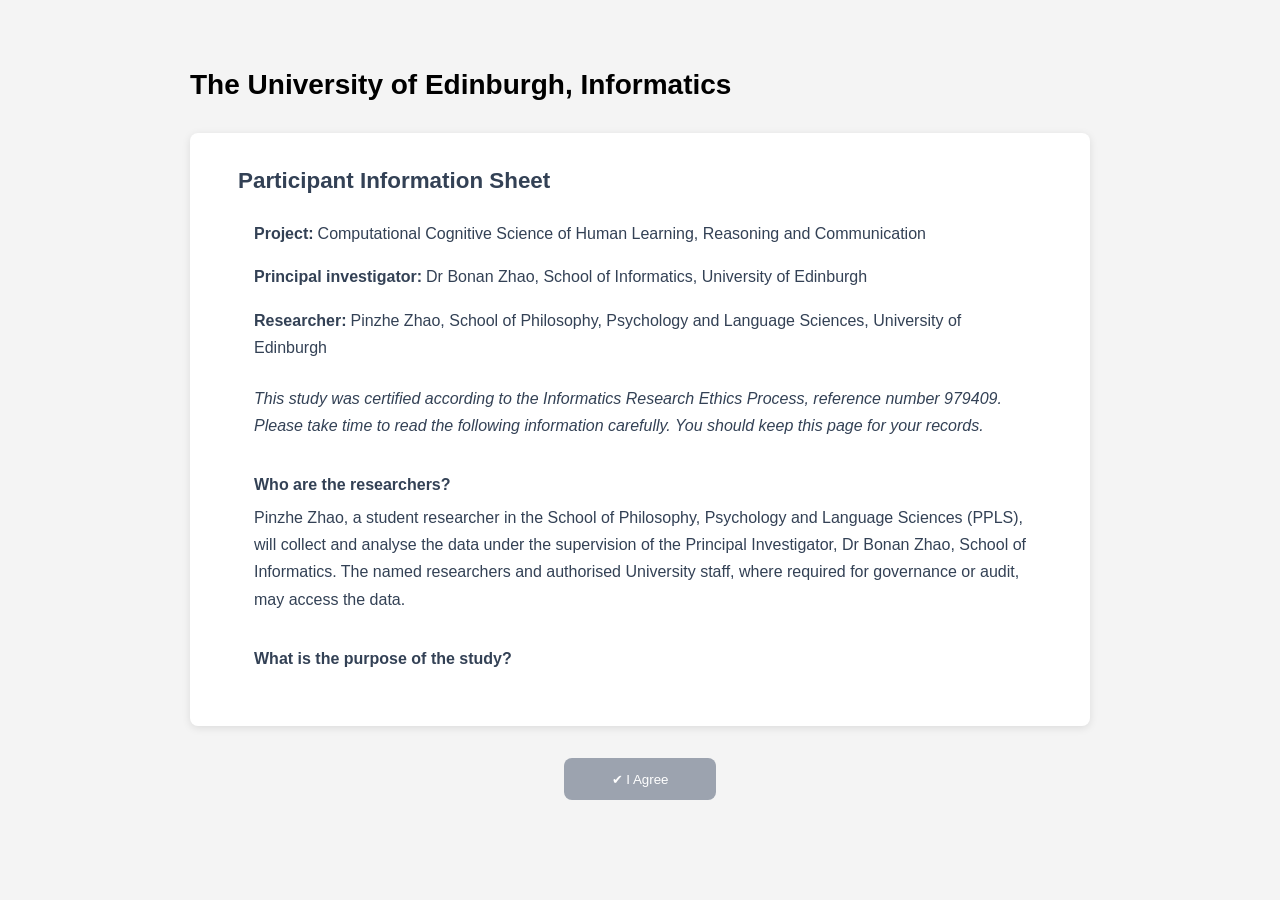
<file: index.html>
<!DOCTYPE html>
<html lang="en">
<head>
<meta charset="utf-8">
<meta name="viewport" content="width=device-width, initial-scale=1">
<title>Coordination Rules</title>
<link rel="icon" href="data:,">
<link rel="stylesheet" href="styles.css?v=role-movement-v43">
</head>
<body>
<div class="onboarding-screen" id="ethics-screen" hidden>
  <main class="ethics-landing" id="landing" aria-labelledby="ethics-title">
    <h1 id="ethics-title">The University of Edinburgh, Informatics</h1>
    <div class="consent-frame" id="consent-div">
      <h2>Participant Information Sheet</h2>
      <div class="ethics-body consent-info" id="ethics-scroll" aria-label="Participant information sheet">
      <dl class="ethics-meta">
        <div><dt>Project</dt><dd>Computational Cognitive Science of Human Learning, Reasoning and Communication</dd></div>
        <div><dt>Principal investigator</dt><dd>Dr Bonan Zhao, School of Informatics, University of Edinburgh</dd></div>
        <div><dt>Researcher</dt><dd>Pinzhe Zhao, School of Philosophy, Psychology and Language Sciences, University of Edinburgh</dd></div>
      </dl>

      <p class="ethics-intro">This study was certified according to the Informatics Research Ethics Process, reference number 979409. Please take time to read the following information carefully. You should keep this page for your records.</p>

      <div class="ethics-sections">
        <section>
          <h2>Who are the researchers?</h2>
          <p>Pinzhe Zhao, a student researcher in the School of Philosophy, Psychology and Language Sciences (PPLS), will collect and analyse the data under the supervision of the Principal Investigator, Dr Bonan Zhao, School of Informatics. The named researchers and authorised University staff, where required for governance or audit, may access the data.</p>
        </section>
        <section>
          <h2>What is the purpose of the study?</h2>
          <p>This programme of minimal-risk research in computational cognitive science investigates how adults learn and reason about structured information, rules, and social norms. Online studies may use abstract visual patterns, symbols, sequences, rules, or grid-based scenarios to examine learning, memory, compositional reasoning, planning, coordination, and norm judgements. Later studies may refine stimuli, interfaces, parameters, analyses, or hypotheses based on earlier findings while remaining within this approved scope.</p>
        </section>
        <section>
          <h2>Why have I been asked to take part?</h2>
          <p>You have been invited through Prolific because you are aged 18 or over, currently live in the United Kingdom, and meet any additional eligibility criteria stated in the study listing. No specialist knowledge is required.</p>
        </section>
        <section>
          <h2>Do I have to take part?</h2>
          <p>No - participation in this study is entirely up to you. You can withdraw from the study at any time, without giving a reason. Your rights will not be affected. If you wish to withdraw, contact the PI. We will stop using your data in any publications or presentations submitted after you have withdrawn consent. However, we will keep copies of your original consent, and of your withdrawal request.</p>
        </section>
        <section>
          <h2>What will happen if I decide to take part?</h2>
          <p>Depending on the study, you may be asked to:</p>
          <ul>
            <li>complete computer tasks involving abstract patterns, rules, or fictional grid-based scenarios. We may record choices, accuracy, response times, action sequences, your Prolific Participant ID, and limited demographic information. We will not ask for your name or personal email address, and IP addresses will not be retained in the research dataset.</li>
            <li>take part in an online Prolific task. You may classify or remember information, infer rules, plan or coordinate actions, or judge compliance or violations in fictional scenarios. Any computer agent will be clearly identified, and no undisclosed deception will be used.</li>
            <li>complete one study, usually lasting approximately 30 minutes; its expected duration will be stated in the Prolific listing before consent.</li>
            <li>take part without any audio or video recording.</li>
            <li>complete one online session at a time and place of your choice using a computer.</li>
          </ul>
        </section>
        <section>
          <h2>Compensation</h2>
          <p>The reward and expected duration will be shown in the Prolific listing before you decide whether to participate. Payment will be made through Prolific.</p>
        </section>
        <section>
          <h2>Are there any risks associated with taking part?</h2>
          <p>There are no significant risks associated with participation. Possible discomfort is limited to ordinary screen fatigue, mild frustration, or judging fictional norm violations; you may stop if you feel uncomfortable.</p>
        </section>
        <section>
          <h2>Are there any benefits associated with taking part?</h2>
          <p>There is no guaranteed personal benefit beyond the compensation stated in the Prolific listing. The research may improve understanding of how people learn, reason, make decisions, and respond to rules and social norms.</p>
        </section>
        <section>
          <h2>What will happen to the results of this study?</h2>
          <p>The results of this study may be summarised in published articles, reports and presentations. Quotes or key findings will be anonymized: We will remove any information that could, in our assessment, allow anyone to identify you. With your consent, information can also be used for future research. Your data may be archived for a minimum of two years. Consent records and any Prolific-ID linkage will be stored separately from research responses. Anonymised data may be retained for future ethically approved research.</p>
        </section>
        <section>
          <h2>Data protection and confidentiality</h2>
          <p>Your data will be processed in accordance with Data Protection Law. All information collected about you will be kept strictly confidential. Your data will be referred to by a unique participant number rather than by name; your Prolific Participant ID will be replaced with a study code and the linking file stored separately. Your data will only be viewed by the researcher/research team: Pinzhe Zhao, Dr Bonan Zhao, and authorised University governance or audit staff.</p>
          <p>All electronic data will be stored on a password-protected encrypted computer, on the School of Informatics' secure file servers, or on the University's secure encrypted cloud storage services (DataShare, ownCloud, or Sharepoint) and all paper records will be stored in a locked filing cabinet in the PI's office. Your consent information will be kept separately from your responses in order to minimise risk.</p>
        </section>
        <section>
          <h2>What are my data protection rights?</h2>
          <p>The University of Edinburgh is a Data Controller for the information you provide. You have the right to access information held about you. Your right of access can be exercised in accordance Data Protection Law. You also have other rights including rights of correction, erasure and objection. After the ID link is removed or findings are aggregated, your individual data may no longer be identifiable or removable.</p>
          <p>For more details, including the right to lodge a complaint with the Information Commissioner's Office, please visit <a href="https://www.ico.org.uk" target="_blank" rel="noopener">www.ico.org.uk</a>. Questions, comments and requests about your personal data can also be sent to the University Data Protection Officer at <a href="mailto:dpo@ed.ac.uk">dpo@ed.ac.uk</a>. For general information about how we use your data, visit the <a href="https://data-protection.ed.ac.uk/privacy-notice-research" target="_blank" rel="noopener">University research privacy notice</a>.</p>
        </section>
        <section>
          <h2>Who can I contact?</h2>
          <p>If you have any further questions about the study, please contact the lead researcher, Pinzhe Zhao, School of Philosophy, Psychology and Language Sciences (PPLS), University of Edinburgh, at <a href="mailto:s2471381@ed.ac.uk">s2471381@ed.ac.uk</a>.</p>
          <p>If you wish to make a complaint about the study, please contact <a href="mailto:inf-ethics@inf.ed.ac.uk">inf-ethics@inf.ed.ac.uk</a>. When you contact us, please provide the study title and detail the nature of your complaint.</p>
        </section>
      </div>

        <section class="consent-panel" aria-labelledby="consent-title">
        <h2 id="consent-title">Consent</h2>
        <p>By proceeding with the study, I agree to all of the following statements:</p>
        <ul>
          <li>I have read and understood the above information.</li>
          <li>I understand that participation is voluntary and I can withdraw at any time.</li>
          <li>I consent to my anonymised data being used in academic publications and presentations.</li>
          <li>I allow my data to be used in future ethically approved research.</li>
        </ul>
        </section>
      </div>
    </div>
    <div class="consent-button-group">
      <button class="consent-big-button" id="ethics-agree" type="button" disabled>✔ I Agree</button>
    </div>
  </main>
</div>

<div class="onboarding-screen" id="instructions-screen" hidden>
  <main class="onboarding-shell instruction-shell" aria-label="Instructions">
    <header class="onboarding-header">
      <div>
        <div class="onboarding-kicker">Instructions</div>
      </div>
      <div class="onboarding-progress" aria-live="polite">
        <span id="instruction-progress-label">1 of 3</span>
        <div class="onboarding-progress-track" aria-hidden="true">
          <span id="instruction-progress-bar"></span>
        </div>
      </div>
    </header>

    <div class="instruction-body">
      <article class="instruction-copy">
        <div class="instruction-step-label" id="instruction-step-label"></div>
        <h2 id="instruction-step-title"></h2>
        <p id="instruction-step-lead"></p>
        <ul id="instruction-step-points"></ul>
      </article>
      <div class="instruction-visual" id="instruction-visual" aria-live="polite"></div>
    </div>

    <footer class="onboarding-footer">
      <button class="tutorial-nav-button secondary" id="instruction-back" type="button">Back</button>
      <div class="onboarding-step-dots" id="instruction-dots" aria-hidden="true"></div>
      <button class="tutorial-nav-button primary" id="instruction-next" type="button">Next</button>
    </footer>
  </main>
</div>

<div class="onboarding-screen" id="tutorial-screen" hidden>
  <main class="onboarding-shell" aria-labelledby="tutorial-title">
    <header class="onboarding-header">
      <div>
        <div class="onboarding-kicker">Tutorial</div>
        <h1 id="tutorial-title">Coordination Rules</h1>
      </div>
      <div class="onboarding-progress" aria-live="polite">
        <span id="tut-progress-label">1 of 2</span>
        <div class="onboarding-progress-track" aria-hidden="true">
          <span id="tut-progress-bar"></span>
        </div>
      </div>
    </header>

    <div class="tut-body">
      <div class="tut-copy">
        <h2 id="tut-title"></h2>
        <p class="tut-lead" id="tut-lead"></p>
        <ul class="tut-points" id="tut-points"></ul>
      </div>

      <div class="tut-panel">
        <div class="tut-visual" id="tut-visual">
          <div class="tut-board-frame" id="tut-board-frame">
            <div class="board tut-board" id="tut-board"></div>
          </div>
          <div class="tut-feedback" id="tut-feedback"></div>
          <div class="tut-controls" id="tut-controls">
            <button class="btn primary" id="tut-run" type="button">Run</button>
            <div class="step-nav">
              <button class="btn step-button" id="tut-prev" type="button" aria-label="Previous step">←</button>
              <span class="step-label" id="tut-step-label">Step 0 / 0</span>
              <button class="btn step-button" id="tut-next-step" type="button" aria-label="Next step">→</button>
            </div>
            <button class="btn text-button" id="tut-reset" type="button">Reset</button>
          </div>
        </div>
        <div class="tut-rule-reference" id="tut-rule-reference" hidden></div>
      </div>
    </div>

    <footer class="onboarding-footer">
      <button class="tutorial-nav-button secondary" id="tut-back" type="button" disabled>Back</button>
      <div class="onboarding-step-dots" id="tut-dots" aria-hidden="true"></div>
      <button class="tutorial-nav-button primary" id="tut-continue" type="button">Continue</button>
    </footer>
  </main>
</div>

<div class="onboarding-screen" id="comprehension-screen" hidden>
  <main class="comprehension-page" aria-labelledby="comprehension-title">
    <section id="comprehension-questions">
      <h1 id="comprehension-title">Comprehension Questions</h1>
      <form class="comprehension-form comprehension-frame" id="comprehension-form">
      <fieldset class="comprehension-question">
        <legend>1. What completes a task?</legend>
        <label class="comprehension-option"><input type="radio" name="check1" value="a"><span>One robot reaches any charging bay.</span></label>
        <label class="comprehension-option"><input type="radio" name="check1" value="b"><span>Every robot reaches the charging bay with the same number.</span></label>
        <label class="comprehension-option"><input type="radio" name="check1" value="c"><span>You press Run once.</span></label>
        <label class="comprehension-option"><input type="radio" name="check1" value="d"><span>Every robot waits at least once.</span></label>
      </fieldset>

      <fieldset class="comprehension-question">
        <legend>2. Two robots try to enter the same square at the same time. What should the waiting rule do?</legend>
        <label class="comprehension-option"><input type="radio" name="check2" value="a"><span>Stop both robots permanently.</span></label>
        <label class="comprehension-option"><input type="radio" name="check2" value="b"><span>Let both robots enter the square together.</span></label>
        <label class="comprehension-option"><input type="radio" name="check2" value="c"><span>Make one robot wait while the other robot moves first.</span></label>
        <label class="comprehension-option"><input type="radio" name="check2" value="d"><span>Change the robots' destination numbers.</span></label>
      </fieldset>

      <fieldset class="comprehension-question">
        <legend>3. What information can the waiting rule use?</legend>
        <label class="comprehension-option"><input type="radio" name="check3" value="a"><span>Robot type or current movement direction.</span></label>
        <label class="comprehension-option"><input type="radio" name="check3" value="b"><span>Destination number only.</span></label>
        <label class="comprehension-option"><input type="radio" name="check3" value="c"><span>Distance to the charging bay only.</span></label>
        <label class="comprehension-option"><input type="radio" name="check3" value="d"><span>The order in which robots appear on the map.</span></label>
      </fieldset>

      <fieldset class="comprehension-question">
        <legend>4. What happens to your waiting rule when the next task starts?</legend>
        <label class="comprehension-option"><input type="radio" name="check4" value="a"><span>It is deleted.</span></label>
        <label class="comprehension-option"><input type="radio" name="check4" value="b"><span>It is changed at random.</span></label>
        <label class="comprehension-option"><input type="radio" name="check4" value="c"><span>It can no longer be edited.</span></label>
        <label class="comprehension-option"><input type="radio" name="check4" value="d"><span>It stays selected and is used on the new map.</span></label>
      </fieldset>
      </form>

      <div class="comprehension-button-group">
        <button class="comprehension-button" id="comprehension-check" type="button" disabled>Check</button>
      </div>
    </section>

    <section class="comprehension-result" id="comprehension-result" hidden aria-live="polite">
      <h2 id="comprehension-result-title"></h2>
      <p id="comprehension-result-copy"></p>
      <div class="comprehension-button-group">
        <button class="comprehension-button" id="comprehension-retry" type="button" hidden>Try again</button>
        <button class="comprehension-button" id="comprehension-start" type="button" hidden>Start task</button>
      </div>
    </section>
  </main>
</div>

<div class="wrap">
  <div class="taskbar">
    <div class="taskbar-head">
      <div class="case-summary" id="case-summary"></div>
    </div>
    <div class="tabs" id="tabs"></div>
  </div>

  <div class="main">
    <section class="scene-panel" aria-label="Current task">
      <div class="section-heading scene-heading">
        <div class="scene-heading-actions">
          <button class="guide-button" id="scene-guide" type="button" hidden>Guide</button>
        </div>
      </div>
      <div class="scene-goal" id="scene-goal" aria-labelledby="scene-goal-title">
        <div class="scene-goal-heading">
          <strong id="scene-goal-title">Goals</strong>
        </div>
        <div class="scene-goal-list" id="scene-goal-list"></div>
      </div>
      <div class="scene-visual">
        <div class="board-frame">
          <div class="board" id="board"></div>
        </div>
      </div>
      <div class="status" id="status" role="status" aria-live="polite"></div>
      <div class="agent-panel" id="agent-progress"></div>
      <div class="scene-bottom-controls">
        <div class="controls scene-run-controls">
          <button class="btn primary" id="run">Run rule</button>
          <div class="step-nav" aria-label="Animation step controls">
            <button class="btn step-button" id="prev" aria-label="Previous step" title="Previous step">←</button>
            <span class="step-label" id="step-label">Step 0 / 0</span>
            <button class="btn step-button" id="next" aria-label="Next step" title="Next step">→</button>
          </div>
        </div>
      </div>
    </section>

    <section class="rules-panel" aria-labelledby="rules-panel-title">
      <div class="section-heading rules-heading">
        <div>
          <h2 id="rules-panel-title">Rules</h2>
        </div>
        <span class="rule-count" id="rule-count">0 rules</span>
      </div>
      <div class="rulebook-actions">
        <button class="btn add-rule-button" id="addrule">Add Rule</button>
      </div>
      <div id="rules"></div>
      <section class="library-panel" aria-labelledby="library-title">
        <div class="library-heading">
          <div>
            <h3 id="library-title">Saved rule library</h3>
          </div>
          <span class="rule-count" id="library-count">0 saved</span>
        </div>
        <div id="library"></div>
      </section>
      <div class="researcher-panel" id="researcher-panel" hidden>
        <p class="vocab" id="vocab"></p>
        <div class="log" id="log"></div>
        <div class="controls export-controls">
          <button class="btn" id="export-json">Export JSON</button>
          <button class="btn" id="export-csv">Export CSV</button>
        </div>
      </div>
    </section>

  </div>
</div>

<div class="guide-backdrop" id="guide-backdrop" hidden>
  <section class="guide-dialog" role="dialog" aria-modal="true" aria-labelledby="guide-title">
    <div class="guide-kicker" id="guide-kicker">Task guide</div>
    <h2 id="guide-title"></h2>
    <div class="guide-items" id="guide-items"></div>
    <p id="guide-body"></p>
    <div class="guide-example" id="guide-example"></div>
    <button class="btn primary guide-close" id="guide-close" type="button">Continue to task</button>
  </section>
</div>

<div class="notice-backdrop" id="notice-backdrop" hidden>
  <section class="notice-dialog" role="dialog" aria-modal="true" aria-labelledby="notice-title">
    <h2 id="notice-title">Rule not ready</h2>
    <p id="notice-message"></p>
    <button class="btn primary notice-close" id="notice-close" type="button">OK</button>
  </section>
</div>

<script src="data/tasks.generated.js?v=role-movement-v43"></script>
<script src="engine.js?v=role-movement-v43"></script>
<script src="tutorial.js?v=role-movement-v43"></script>
<script src="app.js?v=role-movement-v43"></script>
</body>
</html>
</file>
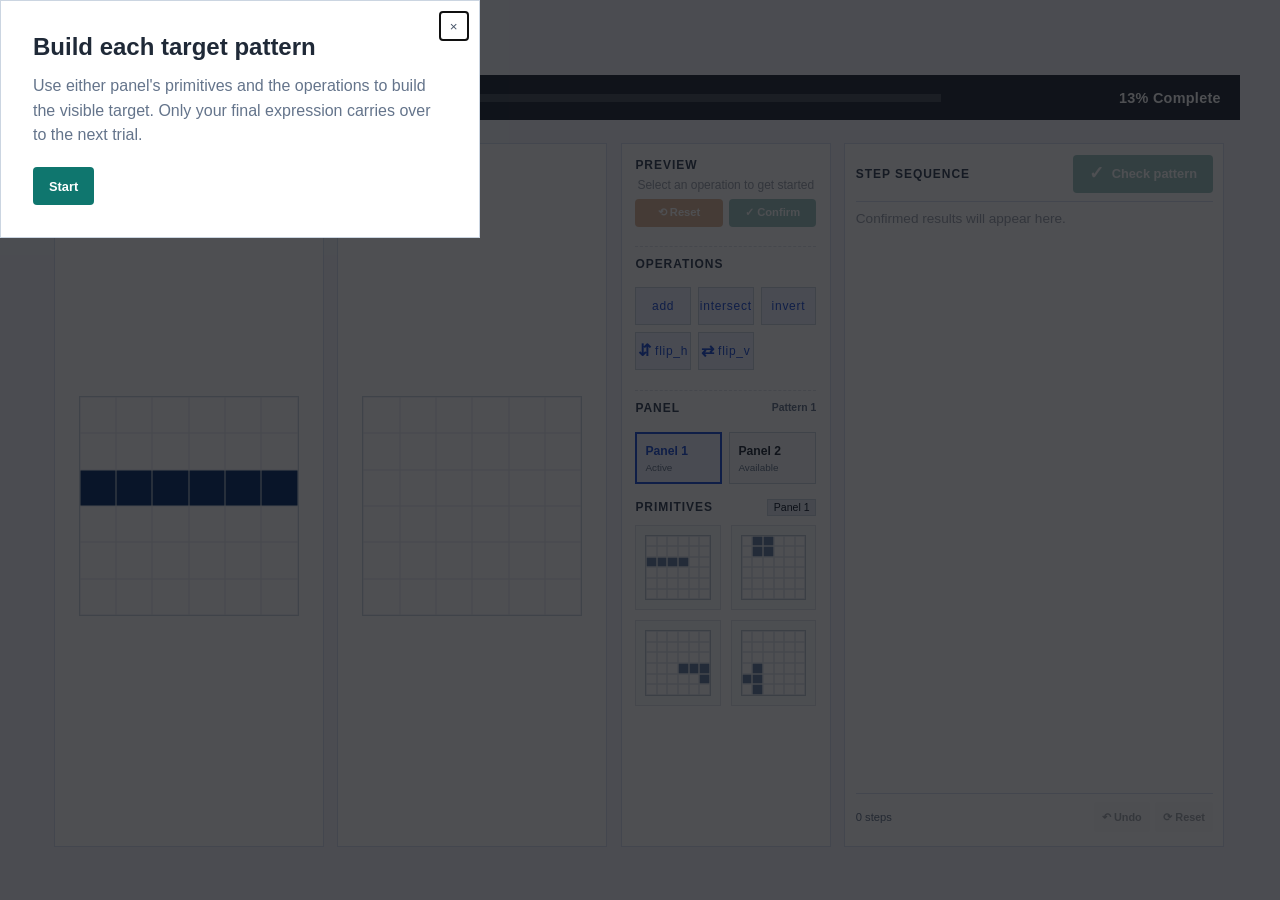
<file: pattern-dsl/index.html>
<!DOCTYPE html>
<html lang="en">
<head>
    <meta charset="UTF-8">
    <meta name="viewport" content="width=device-width, initial-scale=1.0, minimum-scale=1.0, maximum-scale=1.0">
    <title>Pattern DSL Experiment - Task</title>
    <link rel="stylesheet" href="reference-styles.css?v=19">
    <link rel="stylesheet" href="styles.css?v=19">
</head>
<body class="dark-page">
    <div id="experimentContent">
        <div class="progress-bar" style="display: flex; justify-content: space-between; align-items: center;">
            <div class="progress-info">
                Progress: <span id="currentTrial">1</span> / <span id="totalTrials">8</span>
            </div>
            <div class="progress-track">
                <div class="progress-fill" id="progressFill" style="width: 12.5%"></div>
            </div>
            <div class="progress-info">
                <span id="percentComplete">0%</span> Complete
            </div>
        </div>

        <div class="content-area">
            <div class="panel-card target-card">
                <h3 class="panel-title">TARGET PATTERN <span id="targetNumber">1</span></h3>
                <div class="pattern-view">
                    <div class="pattern-grid pattern-grid-large target-grid" id="target-grid" aria-label="Target pattern"></div>
                </div>
            </div>

            <div class="panel-card pattern-card">
                <h3 class="panel-title" id="result-title">YOUR PATTERN</h3>
                <div class="workspace-canvas" id="workspace">
                    <div class="pattern-grid pattern-grid-large result-grid" id="result-grid" aria-label="Current pattern"></div>
                </div>
                <span id="result-state" hidden>No expression yet</span>
                <span id="expression-readout" hidden>Combine patterns to match the target</span>
                <span id="feedback-line" class="feedback-line" role="status" aria-live="polite" hidden></span>
            </div>

            <div class="panel-card controls-card">
                <div id="binaryPreviewPanel" class="controls-section preview-section binary-preview-panel">
                    <h3 class="panel-subtitle">PREVIEW</h3>
                    <div id="binaryPreviewPlaceholder" class="binary-preview-placeholder preview-placeholder-visible">Select an operation to get started</div>
                    <div id="binaryPreviewBody" class="binary-preview-body" style="display:none;">
                        <div id="binaryInlineOpLabel" class="binary-inline-op">add(</div>
                        <button id="operand-slot-1" class="operand-box" data-slot="0" type="button" aria-label="Choose first operand"></button>
                        <div class="binary-inline-comma">,</div>
                        <button id="operand-slot-2" class="operand-box" data-slot="1" type="button" aria-label="Choose second operand"></button>
                        <div class="binary-inline-close">)</div>
                    </div>
                    <div id="unaryPreviewBody" class="binary-preview-body unary-preview-body" style="display:none;">
                        <div id="unaryInlineOpLabel" class="binary-inline-op">invert(</div>
                        <button id="unaryOperandBox" class="operand-box" data-slot="0" type="button" aria-label="Choose operand"></button>
                        <div class="binary-inline-close">)</div>
                    </div>
                    <div class="binary-preview-footer">
                        <button id="cancel-operation" class="btn btn-warning binary-cancel-btn" type="button" disabled>⟲ Reset</button>
                        <button id="confirm-step" class="btn btn-success binary-confirm-btn" type="button" disabled>✓ Confirm</button>
                    </div>
                    <span id="builder-heading" hidden></span>
                    <span id="builder-state" hidden></span>
                    <span id="pending-expression" hidden></span>
                    <span id="operand-join" hidden></span>
                    <div id="preview-grid" hidden></div>
                </div>
                <div class="controls-section operations-section">
                    <h4 class="panel-subtitle">OPERATIONS</h4>
                    <div class="section-panel">
                        <div class="operations-grid" id="operation-toolbar">
                            <button id="bin-add" data-op="add" class="transform-btn binary-btn operation-button" type="button" title="Add/OR two patterns"><span class="btn-text">add</span></button>
                            <button id="bin-intersect" data-op="overlap" class="transform-btn binary-btn operation-button" type="button" title="Intersect/AND two patterns"><span class="btn-text">intersect</span></button>
                            <button data-op="invert" class="transform-btn unary-btn operation-button" type="button" title="Invert pattern"><span class="btn-text">invert</span></button>
                            <button data-op="flip_tb" class="transform-btn unary-btn operation-button" type="button" title="Reflect horizontally - top to bottom"><span class="btn-arrow">⇵</span><span class="btn-text">flip_h</span></button>
                            <button data-op="flip_lr" class="transform-btn unary-btn operation-button" type="button" title="Reflect vertically - left to right"><span class="btn-arrow">⇄</span><span class="btn-text">flip_v</span></button>
                        </div>
                    </div>
                </div>
                <div class="controls-section panel-selection-section">
                    <div class="panel-picker-heading">
                        <span>PANEL</span>
                        <small id="phase-label">Pattern 1</small>
                    </div>
                    <div class="panel-tabs" id="panel-tabs" role="tablist" aria-label="Pattern panels">
                        <button class="panel-tab" id="panel-tab-1" data-panel="1" role="tab" type="button">
                            <span>Panel 1</span>
                            <small id="panel-status-1">Active</small>
                        </button>
                        <button class="panel-tab" id="panel-tab-2" data-panel="2" role="tab" type="button">
                            <span>Panel 2</span>
                            <small id="panel-status-2">Available</small>
                        </button>
                    </div>
                    <div class="carry-badge" id="carry-badge" hidden>Previous final result carried over</div>
                </div>
                <div class="controls-section primitives-section">
                    <div class="primitives-title-row">
                        <h4 class="panel-subtitle">PRIMITIVES</h4>
                        <span id="source-hint" class="point-counter">Panel 1</span>
                    </div>
                    <div class="section-panel">
                        <div class="primitives-grid-inline" id="primitive-shelf"></div>
                    </div>
                </div>
            </div>

            <div class="panel-card program-card">
                <div class="program-header">
                    <h3>STEP SEQUENCE</h3>
                    <button id="check-button" class="btn btn-success program-submit" type="button" disabled title="Check the current pattern">
                        <span style="font-size:1.1rem; margin-right:0.2rem;">✓</span> Check pattern
                    </button>
                </div>
                <div class="operations-log" id="step-history">
                    <span class="empty-history">Waiting for operations...</span>
                </div>
                <div class="program-footer new-program-footer">
                    <span id="step-count">0 steps</span>
                    <div>
                        <button class="btn" id="undo-button" type="button" disabled>↶ Undo</button>
                        <button class="btn" id="reset-button" type="button" disabled>⟳ Reset</button>
                    </div>
                </div>
                <details class="debug-panel" id="debug-panel" hidden><summary>Developer answers</summary><pre id="debug-content"></pre></details>
            </div>
        </div>

        <div id="completed-strip" hidden></div>
        <span id="completed-summary" hidden></span>
        <span id="trial-label" hidden></span>
        <span id="progress-count" hidden></span>
        <span id="progress-fill" hidden></span>
        <span id="task-heading" hidden>Build the target</span>
        <button id="help-button" type="button" hidden></button>
    </div>

    <dialog class="task-dialog" id="tutorial-dialog">
        <div class="task-dialog-content">
            <button class="dialog-close" id="tutorial-close" type="button" aria-label="Close instructions">×</button>
            <h2>Build each target pattern</h2>
            <p>Use either panel's primitives and the operations to build the visible target. Only your final expression carries over to the next trial.</p>
            <button class="btn btn-success" id="start-button" type="button">Start</button>
        </div>
    </dialog>

    <div class="feedback-modal" id="success-dialog" role="dialog" aria-modal="true" aria-live="assertive" aria-hidden="true">
        <div class="feedback-content">
            <div class="feedback-icon success" aria-hidden="true">&#10003;</div>
            <div class="feedback-message">
                <div id="success-title">Correct!</div>
                <div class="feedback-detail" id="success-copy"></div>
            </div>
        </div>
    </div>

    <dialog class="task-dialog" id="reset-dialog">
        <div class="task-dialog-content">
            <h2>Reset Panel <span id="reset-panel-number">1</span>?</h2>
            <p>This removes every saved step from this panel.</p>
            <div class="dialog-actions">
                <button class="btn" id="keep-panel-button" type="button">Keep work</button>
                <button class="btn btn-warning" id="confirm-reset-button" type="button">Reset panel</button>
            </div>
        </div>
    </dialog>

    <script src="app.js?v=19"></script>
</body>
</html>
</file>
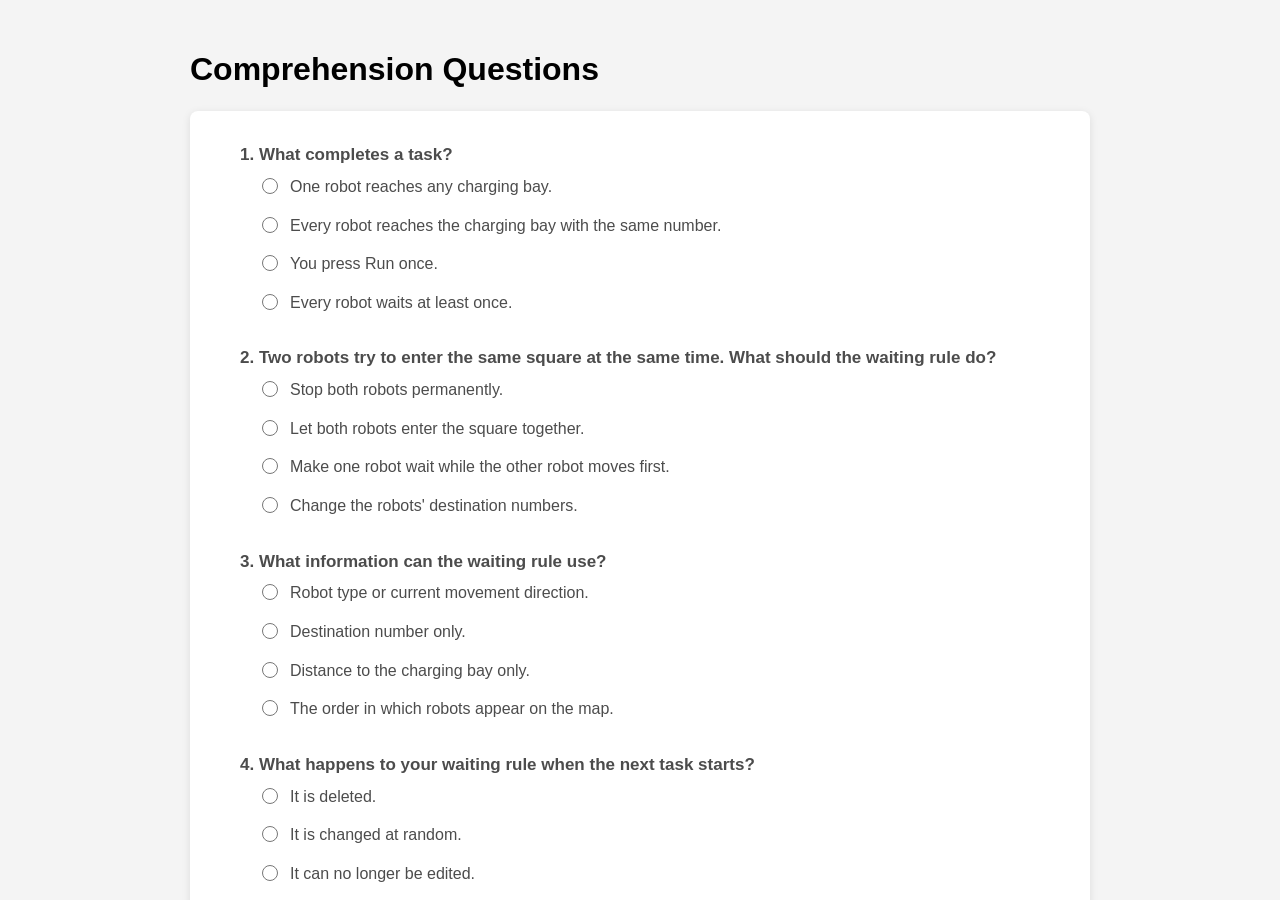
<file: comprehension.html>
<!doctype html>
<html lang="en">
<head>
  <meta charset="utf-8">
  <meta name="viewport" content="width=device-width,initial-scale=1">
  <title>Comprehension Questions</title>
</head>
<body data-stage="comprehension">
  <script src="stage-entry.js?v=1"></script>
</body>
</html>
</file>
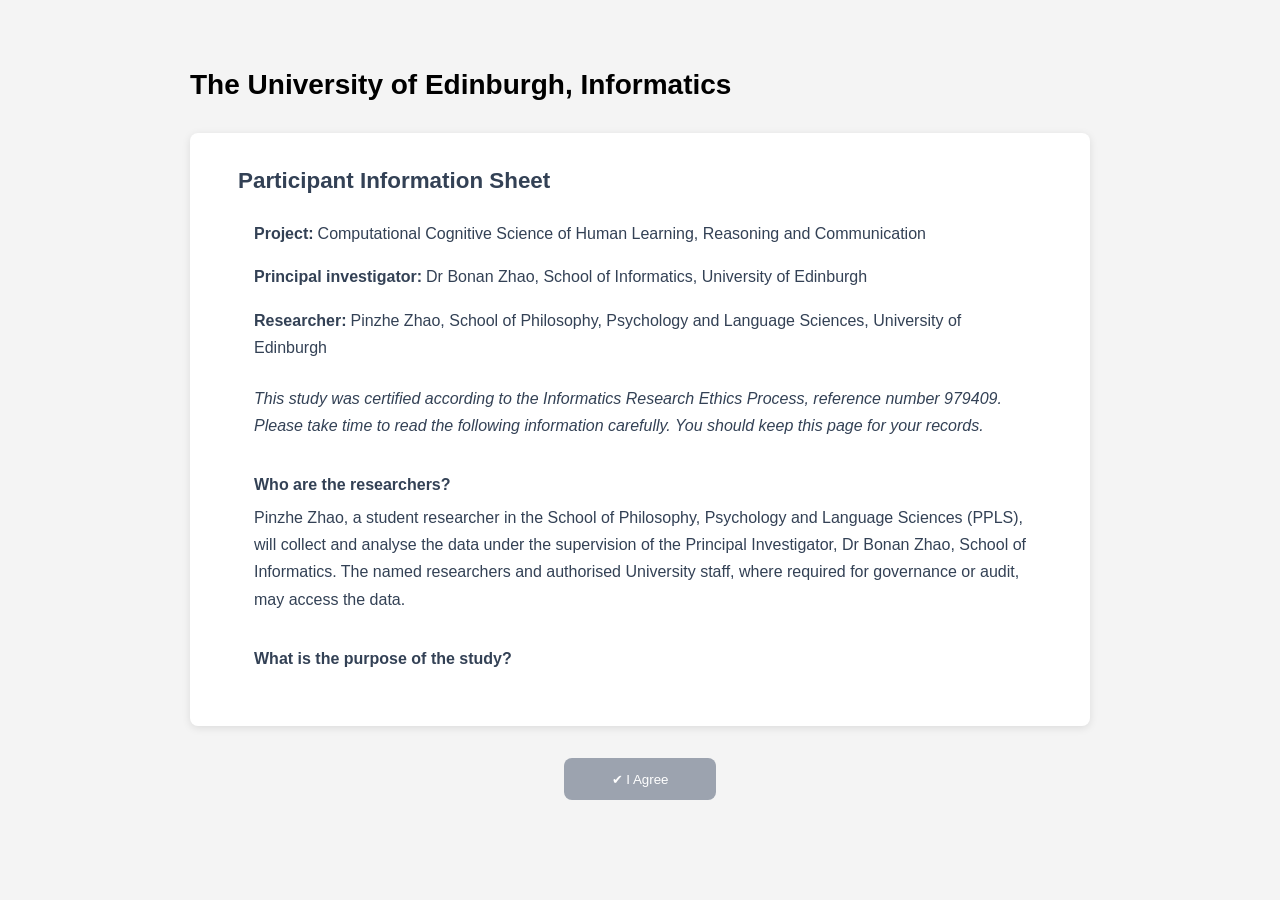
<file: consent.html>
<!doctype html>
<html lang="en">
<head>
  <meta charset="utf-8">
  <meta name="viewport" content="width=device-width,initial-scale=1">
  <title>Consent</title>
</head>
<body data-stage="consent">
  <script src="stage-entry.js?v=1"></script>
</body>
</html>
</file>
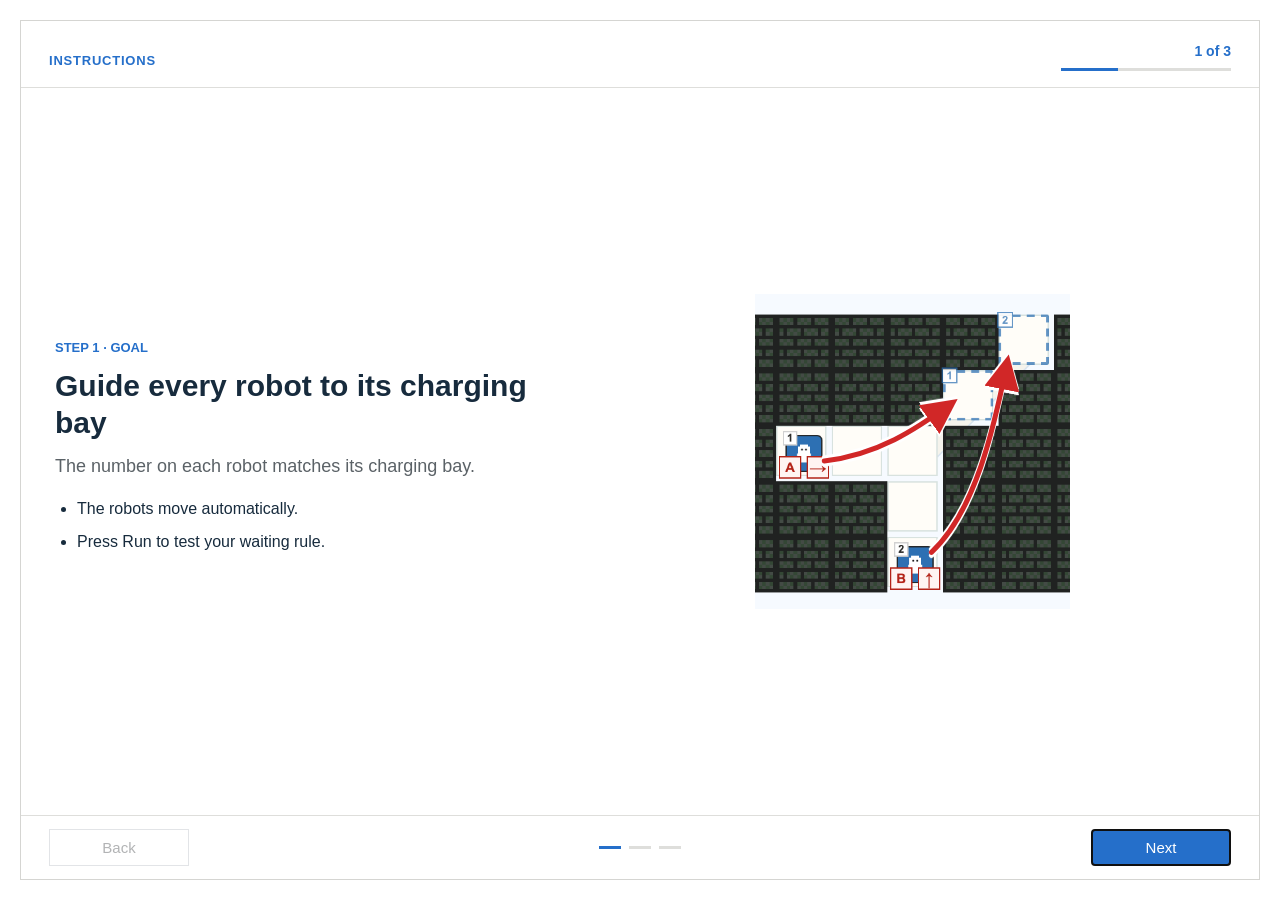
<file: instructions.html>
<!doctype html>
<html lang="en">
<head>
  <meta charset="utf-8">
  <meta name="viewport" content="width=device-width,initial-scale=1">
  <title>Instructions</title>
</head>
<body data-stage="instructions">
  <script src="stage-entry.js?v=1"></script>
</body>
</html>
</file>
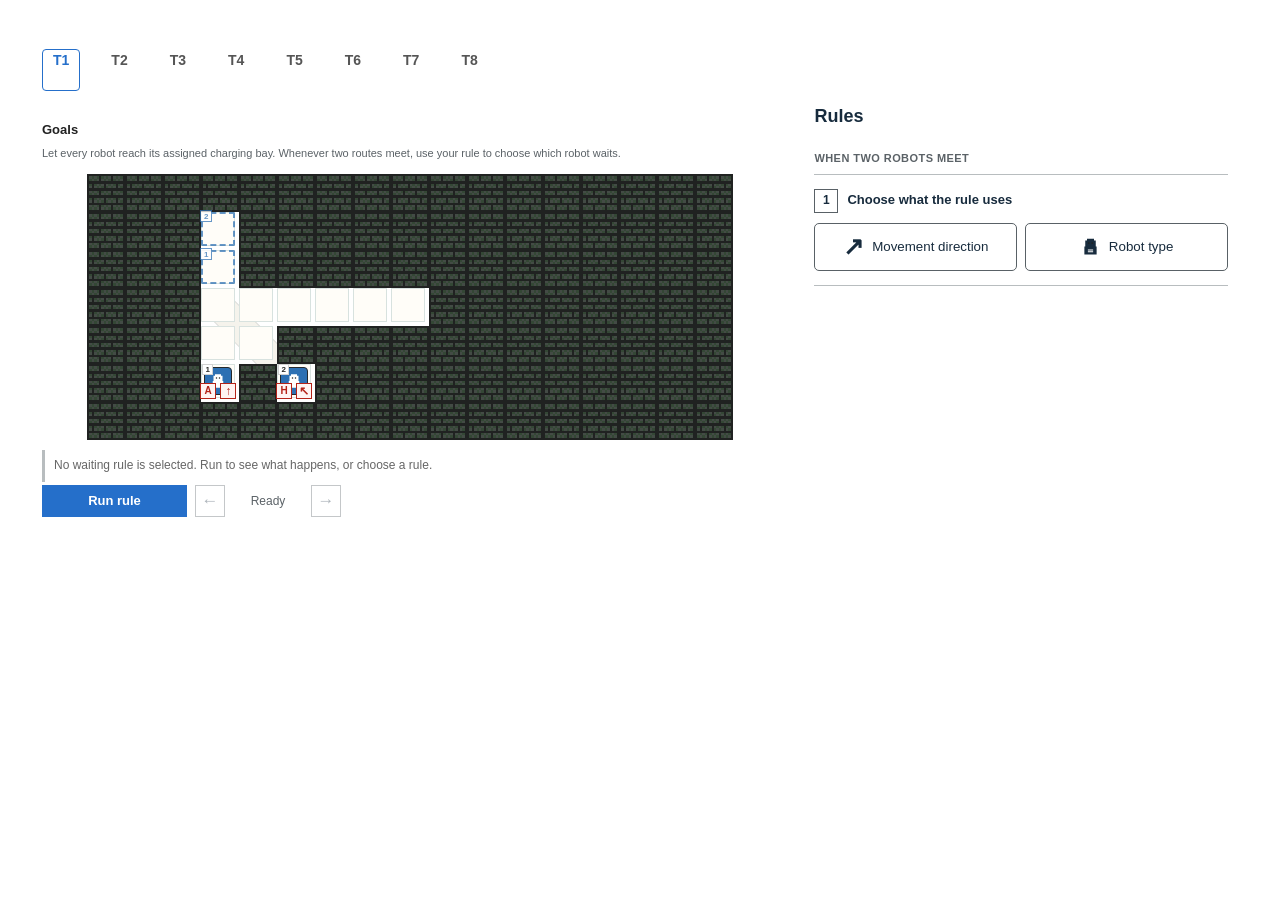
<file: task.html>
<!doctype html>
<html lang="en">
<head>
  <meta charset="utf-8">
  <meta name="viewport" content="width=device-width,initial-scale=1">
  <title>Task</title>
</head>
<body data-stage="task">
  <script src="stage-entry.js?v=1"></script>
</body>
</html>
</file>
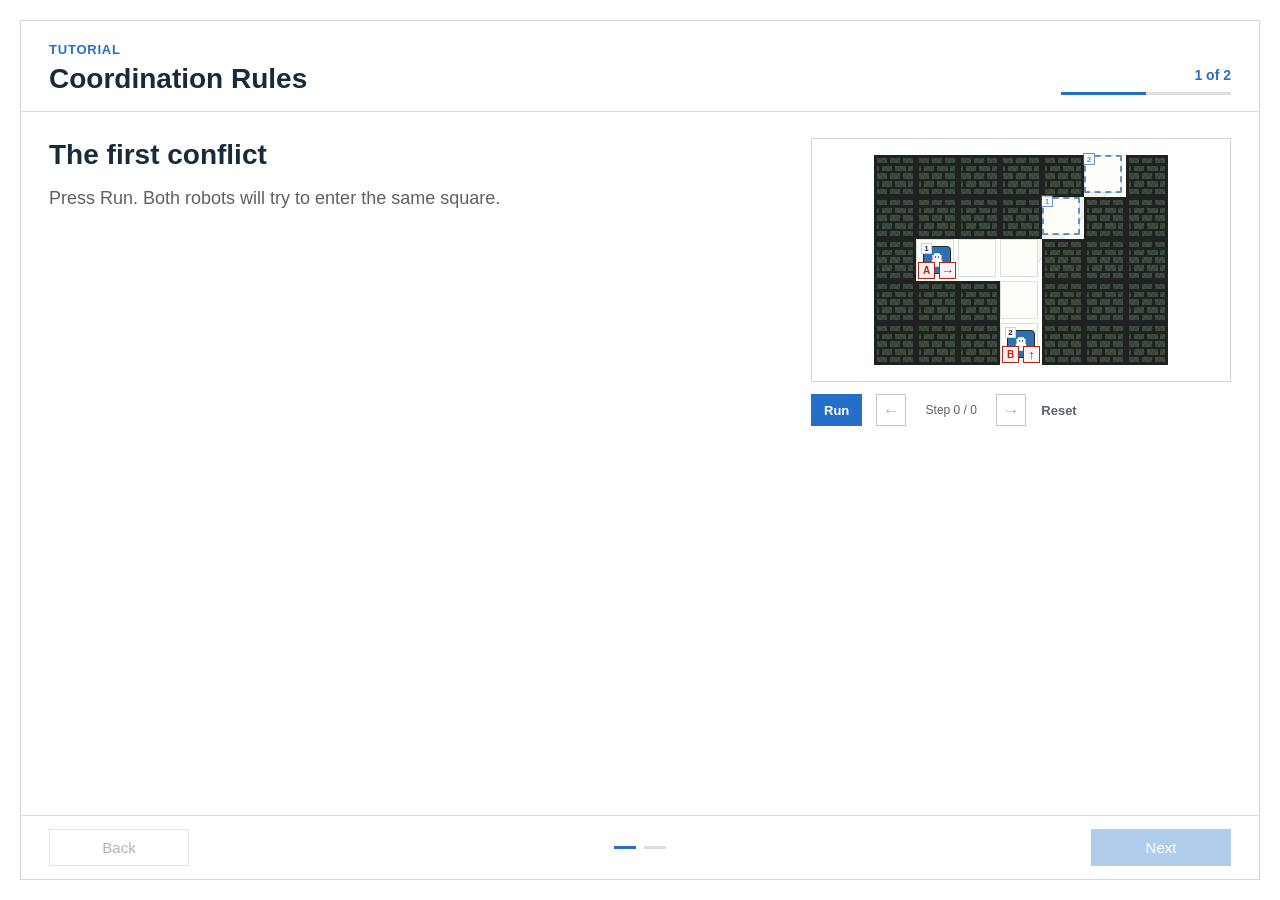
<file: tutorial.html>
<!doctype html>
<html lang="en">
<head>
  <meta charset="utf-8">
  <meta name="viewport" content="width=device-width,initial-scale=1">
  <title>Tutorial</title>
</head>
<body data-stage="tutorial">
  <script src="stage-entry.js?v=1"></script>
</body>
</html>
</file>
<file: styles.css>
:root{
  --bg:#faf9f6; --surface:#ffffff; --line:#e7e4dc; --line2:#d3cfc4;
  --text:#2c2c2a; --muted:#6b6862; --faint:#9a968d;
  --accent:#185fa5; --accent-bg:#e6f1fb;
  --danger:#a32d2d; --ok:#0f6e56; --warn-bg:#faeeda;
  --passage-fill:#dfe9eb; --passage-border:#49636d;
  --r:8px;
}
*{box-sizing:border-box}
body{margin:0;background:var(--bg);color:var(--text);
  font-family:-apple-system,BlinkMacSystemFont,"Segoe UI","PingFang SC","Microsoft YaHei",sans-serif;
  font-size:15px;line-height:1.6;}
.wrap{max-width:920px;margin:0 auto;padding:28px 24px 60px;}
h1{font-size:21px;font-weight:600;margin:0 0 4px;}
.sub{color:var(--muted);font-size:14px;margin:0 0 20px;}
.tutorial{border:1px solid var(--line);background:var(--surface);border-radius:var(--r);
  padding:14px 16px;margin:0 0 18px;}
.tutorial-head{display:flex;align-items:flex-start;justify-content:space-between;gap:12px;margin-bottom:10px;}
.tutorial h2{font-size:15px;line-height:1.25;margin:0 0 2px;font-weight:700;}
.tutorial p{margin:0;color:var(--muted);font-size:12px;line-height:1.45;}
.tutorial-grid{display:grid;grid-template-columns:repeat(4,minmax(0,1fr));gap:10px;}
.tutorial-step{position:relative;border-top:1px solid var(--line);padding:10px 0 0 30px;min-width:0;}
.step-num{position:absolute;left:0;top:10px;width:22px;height:22px;border-radius:50%;
  display:inline-flex;align-items:center;justify-content:center;background:var(--accent-bg);
  color:var(--accent);font-size:12px;font-weight:800;}
.tutorial-step strong{display:block;font-size:12px;line-height:1.3;margin-bottom:3px;color:var(--text);}
.rule-example{display:inline-block;padding:1px 5px;border-radius:5px;background:#f6f5f1;color:var(--text);
  border:1px solid var(--line);}
.world-rules{margin-top:12px;padding:10px 12px;border:1px solid var(--line);border-radius:var(--r);
  background:#f6f5f1;font-size:12px;color:var(--muted);}
.world-rules strong{display:block;color:var(--text);font-size:12px;margin-bottom:4px;}
.world-rules ul{margin:0;padding-left:18px;}
.world-rules li{margin:2px 0;line-height:1.45;}
.taskbar{margin-bottom:8px;}
.taskbar-head{display:flex;align-items:center;justify-content:space-between;gap:12px;margin-bottom:6px;}
.taskbar-label{font-size:12px;color:var(--faint);margin-bottom:6px;}
.taskbar-head .taskbar-label{margin-bottom:0;}
.case-summary{font-size:11px;color:var(--muted);text-align:right;}
.tabs{display:flex;gap:8px;flex-wrap:wrap;margin-bottom:8px;}
.tab{padding:6px 14px;border:1px solid var(--line2);border-radius:var(--r);background:var(--surface);
  cursor:pointer;font-size:14px;color:var(--text);display:inline-flex;align-items:center;gap:7px;}
.tab.active{border-color:var(--accent);color:var(--accent);background:var(--accent-bg);}
.case-dot{width:7px;height:7px;border-radius:50%;background:var(--line2);flex:0 0 auto;}
.case-tab.solved .case-dot{background:var(--ok);}
.case-tab.failed .case-dot{background:var(--danger);}
.case-tab.stale .case-dot{background:#b36b00;}
.case-tab.unseen .case-dot{background:var(--line2);}
.case-tab.locked{color:var(--faint);background:#f4f2ed;border-color:var(--line);}
.case-tab.locked .case-dot{background:transparent;border:1px solid var(--line2);}
.tab.ext{font-size:13px;color:var(--muted);}
.tab.core{font-weight:600;}
.prompt{font-size:13px;color:var(--muted);margin:0 0 18px;min-height:18px;}
.main{display:grid;grid-template-columns:auto minmax(0,1fr);gap:24px;align-items:start;}
.main > .legend{grid-column:1 / -1;margin-top:0;}
.ui-icon{width:16px;height:16px;display:inline-block;vertical-align:-3px;flex:0 0 auto;}
.inline-icon{width:13px;height:13px;margin-right:3px;vertical-align:-2px;color:var(--muted);}
.inline-icon.danger{color:var(--danger);}
.board{position:relative;margin:0 auto;}
.diagonal-road-link{
  position:absolute;
  box-sizing:border-box;
  transform-origin:0 50%;
  border:1px solid var(--line);
  border-radius:1px;
  background:#f5f3ec;
  pointer-events:none;
}
.cell{position:absolute;border:0.5px solid var(--line);border-radius:6px;background:var(--surface);
  display:flex;align-items:center;justify-content:center;overflow:hidden;}
.cell.zone-cold{background:var(--accent-bg);}
.cell.zone-fragile{background:#f2ecfb;}
.cell.zone-secure{background:#e8f3ee;}
.board-zone-icon{width:17px;height:17px;opacity:.34;color:var(--accent);}
.cell.flash{box-shadow:0 0 0 3px var(--danger);}
.scanner{position:absolute;border:2px solid #5d6b78;border-radius:4px;background:#eef2f4;
  z-index:3;display:flex;align-items:center;justify-content:center;color:#46525d;}
.machine{position:absolute;border:1px solid #4b4b48;border-radius:6px;background:#d8d5cc;
  color:#3f3f3b;z-index:4;display:flex;align-items:center;justify-content:center;
  font-size:12px;font-weight:700;}
.board-feature-icon{width:17px;height:17px;}
.item{position:absolute;border-radius:50%;z-index:4;border:1px solid #4b4b48;}
.item-red{background:#cc5656;}
.item-blue{background:#4e7ec9;}
.ring{position:absolute;border:2px dashed;border-radius:8px;box-sizing:border-box;opacity:.72;
  display:flex;align-items:center;justify-content:center;color:inherit;}
.target-label{position:absolute;left:-5px;top:-6px;min-width:16px;height:16px;padding:0 4px;border-radius:8px;
  background:#fff;color:var(--agent-color);border:1px solid currentColor;font-size:10px;font-weight:800;
  line-height:15px;text-align:center;}
.target-label-right{left:auto;right:-5px;}
.target-icon{width:18px;height:18px;opacity:.68;background:rgba(255,255,255,.82);border-radius:50%;padding:2px;
  color:var(--agent-color);}
.robot{position:absolute;border-radius:50%;transition:left .3s ease,top .3s ease,opacity .24s ease,transform .24s ease;z-index:5;
  display:flex;align-items:center;justify-content:center;font-size:12px;color:#fff;
  box-shadow:0 1px 2px rgba(0,0,0,.2);}
.robot.released{opacity:0;transform:scale(.72);pointer-events:none;}
.machine.available{animation:machine-available .45s ease;}
@keyframes machine-available{
  0%{box-shadow:0 0 0 0 rgba(15,110,86,0);}
  45%{box-shadow:0 0 0 3px rgba(15,110,86,.4);}
  100%{box-shadow:0 0 0 0 rgba(15,110,86,0);}
}
.robot.done{box-shadow:0 0 0 3px rgba(15,110,86,.28);}
.robot.waiting{box-shadow:0 0 0 3px rgba(179,107,0,.28);}
.robot.failed{box-shadow:0 0 0 3px rgba(163,45,45,.38);}
.robot.off-duty{opacity:.28;filter:grayscale(1);box-shadow:none;}
.robot-role{width:15px;height:15px;color:#fff;}
.robot-id{position:absolute;left:-4px;top:-5px;min-width:14px;height:14px;padding:0 3px;border-radius:7px;
  background:#fff;color:#2c2c2a;border:1px solid rgba(0,0,0,.18);font-size:9px;font-weight:700;
  line-height:13px;text-align:center;}
.role-badge{display:inline-flex;align-items:center;justify-content:center;min-width:20px;height:20px;padding:0 5px;
  border-radius:10px;background:#fff;color:var(--text);border:1px solid rgba(0,0,0,.16);
  font-size:11px;font-weight:800;line-height:19px;}
.role-carrier{background:#fff8ea;color:#855900;}
.role-cleaner{background:#e9f7f2;color:#0f6e56;}
.role-operator{background:#edf2fb;color:#185fa5;}
.spill-badge{display:inline-flex;align-items:center;justify-content:center;min-width:18px;height:18px;padding:0 5px;
  border-radius:9px;background:#faeeda;color:var(--danger);border:1px solid rgba(163,45,45,.35);
  font-size:11px;font-weight:800;line-height:17px;}
.carry-icon{position:absolute;right:-3px;bottom:-3px;width:12px;height:12px;padding:1px;border-radius:50%;
  background:#faeeda;color:var(--danger);border:1px solid rgba(74,27,12,.55);}
.robot-state-mark{position:absolute;right:-5px;top:-5px;width:13px;height:13px;padding:1px;border-radius:50%;
  background:#fff;color:var(--ok);border:1px solid rgba(0,0,0,.16);}
.robot.failed .robot-state-mark{color:var(--danger);}
.robot-state-mark.wait{color:#8a5a00;}
.status{margin-top:12px;font-size:13px;min-height:20px;color:var(--muted);}
.status.ok{color:var(--ok);} .status.bad{color:var(--danger);}
.controls{display:flex;gap:8px;margin-top:10px;flex-wrap:wrap;}
.export-controls{margin-top:12px;justify-content:flex-end;}
button.btn{padding:7px 16px;border:1px solid var(--line2);border-radius:var(--r);background:var(--surface);
  cursor:pointer;font-size:14px;color:var(--text);}
button.btn:hover{background:#f3f1ea;}
button.btn.primary{border-color:var(--accent);color:var(--accent);}
button.btn:disabled{cursor:default;opacity:.45;background:var(--surface);}
.agent-panel{margin-top:8px;border:1px solid var(--line);background:var(--surface);border-radius:var(--r);
  padding:8px 10px;font-size:12px;line-height:1.45;}
.agent-head{font-weight:600;color:var(--muted);margin-bottom:6px;}
.agent-row{display:grid;grid-template-columns:minmax(42px,auto) minmax(0,1fr) auto;gap:8px;align-items:center;
  padding:5px 0;border-top:0.5px solid var(--line);}
.agent-head + .agent-row{border-top:0;}
.agent-chip{display:inline-flex;align-items:center;gap:4px;min-width:0;white-space:nowrap;}
.agent-avatar{width:28px;height:28px;border-radius:50%;background:var(--agent-color);color:#fff;
  display:inline-flex;align-items:center;justify-content:center;position:relative;flex:0 0 auto;
  box-shadow:0 1px 2px rgba(0,0,0,.16);}
.agent-avatar-icon{width:15px;height:15px;}
.agent-avatar-id{position:absolute;left:-4px;top:-5px;min-width:14px;height:14px;padding:0 3px;
  border-radius:7px;background:#fff;color:var(--text);border:1px solid rgba(0,0,0,.16);
  font-size:9px;font-weight:800;line-height:13px;text-align:center;}
.agent-dot{width:24px;height:24px;border-radius:50%;background:var(--agent-color);color:#fff;
  display:inline-flex;align-items:center;justify-content:center;font-size:11px;font-weight:800;line-height:1;
  box-shadow:0 1px 2px rgba(0,0,0,.16);}
.agent-chip.compact .agent-dot{width:20px;height:20px;font-size:10px;}
.progress-chip{align-self:center;}
.spill-icon-badge{display:inline-flex;align-items:center;justify-content:center;width:20px;height:20px;border-radius:50%;
  background:#faeeda;color:var(--danger);border:1px solid rgba(163,45,45,.35);flex:0 0 auto;}
.spill-icon{width:12px;height:12px;}
.chip-spill{width:18px;height:18px;}
.agent-main{min-width:0;color:var(--muted);white-space:normal;}
.agent-main strong{color:var(--text);font-weight:600;}
.info-chip,.progress-mini{display:inline-flex;align-items:center;gap:3px;padding:2px 6px;border-radius:6px;
  background:#f6f5f1;color:var(--muted);font-size:11px;line-height:1.35;white-space:nowrap;}
.progress-mini{color:var(--faint);background:transparent;border:1px solid var(--line);}
.agent-state{font-weight:600;white-space:nowrap;display:inline-flex;align-items:center;gap:4px;}
.state-inline-icon{width:14px;height:14px;}
.agent-row.ok .agent-state{color:var(--ok);}
.agent-row.bad .agent-state{color:var(--danger);}
.agent-row.wait .agent-state{color:#8a5a00;}
.agent-row.run .agent-state{color:var(--accent);}
.agent-row.idle .agent-state{color:var(--faint);}
.state-pill{display:inline-flex;align-items:center;justify-content:center;min-width:52px;height:24px;padding:0 8px;
  border-radius:12px;border:1px solid var(--line);background:#f6f5f1;color:var(--muted);
  font-size:12px;font-weight:700;line-height:23px;white-space:nowrap;}
.state-pill.ok{background:#e8f3ee;color:var(--ok);border-color:#c7e0d5;}
.state-pill.bad{background:#f7e5e2;color:var(--danger);border-color:#e7c3bd;}
.state-pill.wait{background:var(--warn-bg);color:#8a5a00;border-color:#ead7ad;}
.state-pill.run{background:var(--accent-bg);color:var(--accent);border-color:#c7ddf1;}
.state-pill.idle{color:var(--faint);}
.agent-next{grid-column:2 / 4;color:var(--faint);font-size:11px;margin-top:-3px;}
.legend{margin-top:14px;font-size:12px;color:var(--muted);line-height:1.45;}
.legend-section{border-top:1px solid var(--line);padding-top:10px;margin-top:10px;}
.legend-title{font-size:12px;font-weight:700;color:var(--text);margin-bottom:7px;}
.legend-grid{display:grid;grid-template-columns:repeat(auto-fit,minmax(178px,1fr));gap:7px;}
.legend-tile{min-width:0;border:1px solid var(--line);border-radius:var(--r);background:var(--surface);
  padding:7px 8px;display:flex;align-items:center;gap:8px;}
.legend-tile.off-duty{opacity:.55;background:#f6f5f1;}
.legend-copy{min-width:0;display:flex;flex-direction:column;gap:1px;}
.legend-copy strong{font-size:12px;color:var(--text);font-weight:650;white-space:normal;}
.legend-copy small{font-size:11px;color:var(--faint);line-height:1.35;}
.legend-symbol,.legend-target-sample{width:30px;height:30px;border-radius:7px;display:inline-flex;
  align-items:center;justify-content:center;flex:0 0 auto;border:1px solid var(--line2);}
.legend-symbol .ui-icon{width:17px;height:17px;}
.legend-target-sample{position:relative;border:2px dashed var(--agent-color);color:var(--agent-color);background:#fff;}
.legend-target-sample span{position:absolute;left:-4px;top:-5px;min-width:11px;height:11px;padding:0 2px;border-radius:0;
  background:#fff;border:1px solid currentColor;font-size:8px;font-weight:800;line-height:9px;text-align:center;}
.target-sample-icon{width:16px;height:16px;}
.cold-sample{background:var(--accent-bg);color:var(--accent);}
.machine-sample{background:#d8d5cc;color:#3f3f3b;}
.passage-map-sample{display:inline-flex;align-items:center;justify-content:center;width:30px;height:30px;border:2px solid var(--passage-border) !important;border-radius:1px !important;background:var(--passage-fill) !important;box-shadow:none;box-sizing:border-box;color:#344b54;}
.passage-map-sample.picker-key-symbol{width:30px;height:30px;}
.passage-map-sample.guide-passage-sample{flex:0 0 auto;width:32px;height:32px;}
.scanner-sample{background:#eef2f4;color:#46525d;}
.spill-sample{background:#faeeda;color:var(--danger);}
.item-sample{background:#f3f1ea;color:var(--muted);}
.state-sample{background:#f6f5f1;color:var(--muted);}
.state-sample.run{background:var(--accent-bg);color:var(--accent);}
.state-sample.wait{background:var(--warn-bg);color:#8a5a00;}
.state-sample.ok{background:#e8f3ee;color:var(--ok);}
.state-sample.bad{background:#f7e5e2;color:var(--danger);}
.legend-meta{margin-top:10px;color:var(--faint);font-size:11px;}
.panel-h{font-size:13px;color:var(--muted);margin:0 0 8px;}
.rule{background:#f6f5f1;border-radius:var(--r);padding:10px 12px;margin-bottom:8px;font-size:13px;
  display:block;container-type:inline-size;}
.rule-header{display:flex;align-items:center;gap:7px;min-height:28px;}
.rule-header strong{font-size:13px;}
.rule-actions{margin-left:auto;display:flex;align-items:center;justify-content:flex-end;gap:6px;flex-wrap:wrap;}
.save-rule,.duplicate-rule{min-height:28px;padding:3px 9px;border:1px solid var(--line2);border-radius:6px;background:var(--surface);color:var(--muted);font-size:11px;cursor:pointer;}
.duplicate-rule:hover{background:#eeeae2;color:var(--text);}
.duplicate-rule:disabled{cursor:default;opacity:.45;}
.save-rule:hover{background:#eeeae2;color:var(--text);}
.save-rule:disabled{cursor:default;opacity:.45;}
.rule-consequence{display:grid;grid-template-columns:34px minmax(0,1fr);align-items:start;gap:6px;margin:8px 0 0;padding-top:7px;border-top:1px solid var(--line2);font-size:12px;color:var(--text);}
.rule-consequence .kw2{text-align:right;font-size:10px;font-weight:700;line-height:1.35;}
.rule-consequence strong{min-width:0;line-height:1.35;}
.kw{color:var(--danger);}
.kw2{color:var(--muted);}
.draft-chip{display:inline-flex;align-items:center;background:#ece9e1;color:var(--faint);
  border-radius:var(--r);padding:3px 9px;font-size:12px;}
.condition-list{display:flex;flex-direction:column;gap:5px;margin-top:7px;}
.condition-row{display:grid;grid-template-columns:34px minmax(0,1fr) 26px;align-items:center;gap:6px;}
.condition-join{font-size:10px;font-weight:700;color:var(--muted);text-align:right;}
.condition-sentence{min-width:0;border:1px solid #b9d4ee;background:var(--accent-bg);color:var(--accent);
  border-radius:6px;padding:5px 8px;text-align:left;font-size:12px;line-height:1.35;cursor:pointer;}
.condition-sentence:hover{border-color:var(--accent);}
.condition-remove{width:26px;height:26px;border:0;background:transparent;color:var(--faint);
  font-size:17px;cursor:pointer;border-radius:5px;}
.condition-remove:hover{background:#eeeae2;color:var(--danger);}
.add-condition{margin:8px 0 0 40px;border:1px solid var(--line2);background:var(--surface);border-radius:6px;
  min-height:30px;padding:4px 9px;color:var(--muted);font-size:12px;cursor:pointer;}
.add-condition:disabled{opacity:.45;cursor:not-allowed;}
.condition-editor{margin:9px 0 0;padding:10px;border:1px solid var(--line2);border-radius:6px;
  background:var(--surface);display:grid;grid-template-columns:100px 72px minmax(100px,1fr);
  gap:7px;align-items:center;}
.typed-select{width:100%;min-width:0;}
.typed-select:disabled{color:var(--faint);background:#f3f1ec;}
.condition-editor-actions{grid-column:1 / -1;display:flex;justify-content:flex-end;gap:7px;margin-top:2px;}
.condition-save,.condition-cancel{min-height:28px;padding:3px 10px;font-size:12px;}
.condition-save:disabled{opacity:.45;cursor:not-allowed;}
select{height:30px;font-size:13px;border:1px solid var(--line2);border-radius:6px;background:var(--surface);
  color:var(--text);padding:0 6px;}
.del{margin-left:auto;border:1px solid var(--line2);background:var(--surface);border-radius:6px;
  cursor:pointer;font-size:17px;padding:0;width:28px;height:28px;line-height:24px;color:var(--muted);flex:0 0 28px;}
.library-panel{margin-top:18px;padding-top:12px;border-top:1px solid var(--line);}
.library-help{margin:-3px 0 7px;color:var(--faint);font-size:11px;line-height:1.4;}
.library-empty{padding:7px 0;color:var(--faint);font-size:12px;}
.library-row{display:grid;grid-template-columns:minmax(0,1fr) auto auto;gap:6px;align-items:start;padding:7px 0;border-bottom:1px solid var(--line);}
.library-rule-text{min-width:0;color:var(--muted);font-size:12px;line-height:1.4;overflow-wrap:anywhere;}
.library-use{min-height:26px;padding:2px 9px;border:1px solid var(--accent);border-radius:6px;background:var(--surface);color:var(--accent);font-size:11px;cursor:pointer;}
.library-use:hover{background:var(--accent-bg);}
.library-remove{width:26px;height:26px;border:0;border-radius:5px;background:transparent;color:var(--faint);font-size:17px;cursor:pointer;}
.library-remove:hover{background:#eeeae2;color:var(--danger);}
.vocab{margin-top:8px;font-size:12px;color:var(--faint);line-height:1.55;}
.vocab-summary{color:var(--faint);}
.vocab-detail{margin-top:3px;}
.vocab-detail summary{cursor:pointer;color:var(--muted);display:inline-flex;align-items:center;gap:4px;}
.vocab-detail div{margin-top:5px;padding:7px 8px;border:1px solid var(--line);border-radius:var(--r);
  background:#fff;color:var(--faint);}
.empty-rule{font-size:13px;color:var(--faint);padding:8px 0;}
.log{margin-top:18px;border-top:1px solid var(--line);padding-top:12px;}
.log h4{font-size:13px;font-weight:600;margin:0 0 8px;color:var(--muted);}
.logrow{font-size:12px;padding:4px 0;border-bottom:0.5px solid var(--line);display:flex;gap:8px;}
.logrow .n{color:var(--faint);min-width:20px;}
.log-main{flex:1;min-width:0;}
.reason{display:block;color:var(--faint);font-size:11px;margin-top:1px;}
.logrow .res.ok{color:var(--ok);} .logrow .res.bad{color:var(--danger);}

/* Participant-facing layout: keep the scene and rule-building tools visible together. */
.wrap{max-width:1120px;padding:24px 28px 56px;}
h1{font-size:24px;letter-spacing:0;}
.sub{font-size:14px;margin-bottom:14px;}
.tutorial{padding:0;margin-bottom:18px;}
.tutorial-summary{list-style:none;cursor:pointer;display:flex;align-items:center;justify-content:space-between;gap:16px;padding:12px 16px;}
.tutorial-summary::-webkit-details-marker{display:none;}
.tutorial-summary > span:first-child{display:flex;flex-direction:column;gap:1px;min-width:0;}
.tutorial-summary strong{font-size:13px;color:var(--text);}
.tutorial-summary small{font-size:12px;color:var(--muted);line-height:1.35;}
.tutorial-toggle{flex:0 0 auto;color:var(--accent);font-size:12px;font-weight:650;}
.tutorial-toggle::before{content:"▸ ";}
.tutorial[open] .tutorial-toggle::before{content:"▾ ";}
.tutorial-body{border-top:1px solid var(--line);padding:4px 16px 14px;}
.tutorial-grid{padding-top:2px;}
.taskbar{margin-bottom:14px;}
.taskbar-label{font-size:13px;font-weight:700;color:var(--text);}
.case-summary{font-size:12px;}
.tabs{gap:6px;}
.tab{min-width:44px;justify-content:center;padding:7px 13px;font-weight:650;}
.prompt{font-size:14px;line-height:1.5;color:var(--text);margin:0 0 16px;padding:12px 14px;border-left:3px solid var(--accent);background:var(--surface);border-top:1px solid var(--line);border-right:1px solid var(--line);border-bottom:1px solid var(--line);border-radius:0 var(--r) var(--r) 0;}
.main{grid-template-columns:minmax(0,1fr) minmax(350px,420px);gap:18px;align-items:start;}
.scene-panel,.rules-panel{min-width:0;border:1px solid var(--line);border-radius:var(--r);background:var(--surface);padding:16px;}
.section-heading{display:flex;align-items:flex-start;justify-content:space-between;gap:12px;margin-bottom:12px;}
.section-heading h2,.library-heading h3{font-size:15px;line-height:1.25;margin:0;color:var(--text);}
.section-heading p{font-size:12px;line-height:1.4;color:var(--muted);margin:3px 0 0;}
.scene-tools{display:flex;align-items:center;gap:8px;flex:0 0 auto;}
.scene-label,.rule-count{display:inline-flex;align-items:center;min-height:24px;padding:2px 8px;border-radius:12px;background:#f6f5f1;color:var(--muted);font-size:11px;font-weight:700;white-space:nowrap;}
.guide-button{border:1px solid var(--line2);border-radius:6px;background:var(--surface);color:var(--accent);font-size:11px;font-weight:650;padding:4px 8px;cursor:pointer;}
.guide-button:hover{background:var(--accent-bg);}
.board-frame{display:flex;align-items:center;justify-content:center;min-height:398px;padding:14px;border:1px solid var(--line);border-radius:var(--r);background:#f7f9fb;overflow:auto;}
.board{flex:0 0 auto;}
.status{min-height:36px;margin-top:10px;padding:8px 10px;border:1px solid var(--line);border-radius:6px;background:#f6f5f1;font-size:12px;line-height:1.4;}
.status.ok{background:#e8f3ee;border-color:#c7e0d5;}.status.bad{background:#f7e5e2;border-color:#e7c3bd;}
.controls{gap:6px;margin-top:9px;}
button.btn{min-height:32px;padding:6px 12px;font-size:12px;font-weight:600;}
button.btn.primary{background:var(--accent);color:#fff;border-color:var(--accent);}
button.btn.primary:hover{background:#124d87;}
.agent-panel{margin-top:10px;padding:9px 10px;}
.agent-head{font-size:12px;color:var(--text);}
.agent-row{grid-template-columns:34px minmax(0,1fr) auto;gap:7px;padding:7px 0;}
.agent-main{font-size:12px;line-height:1.7;}
.agent-state{font-size:11px;}
.agent-next{font-size:11px;}
.rules-heading{margin-bottom:10px;}
.rules-heading .rule-count{background:var(--accent-bg);color:var(--accent);}
.add-rule-button{width:100%;margin-top:2px;border-style:dashed;}
.rule{padding:11px 12px;margin-bottom:9px;background:#f8f7f3;border:1px solid var(--line);}
.rule-header{align-items:center;}
.rule-header strong{font-size:12px;}
.rule-header-help{font-size:10px;color:var(--faint);}
.rule-actions{gap:5px;}
.save-rule{min-height:27px;padding:3px 8px;color:var(--accent);font-weight:650;}
.rule-consequence{margin-top:9px;padding-top:8px;}
.condition-list{gap:6px;}
.condition-row{grid-template-columns:30px minmax(0,1fr) 26px;}
.condition-join{font-size:9px;}
.condition-sentence{padding:7px 8px;font-size:12px;background:#eef5fc;}
.add-condition{margin-left:36px;width:calc(100% - 36px);text-align:left;}
.condition-editor{grid-template-columns:repeat(3,minmax(0,1fr));gap:8px;margin-top:10px;padding:10px;background:#fff;border-color:#b9d4ee;}
.editor-field{display:flex;flex-direction:column;gap:4px;min-width:0;}
.editor-field-label{font-size:10px;color:var(--muted);font-weight:700;text-transform:uppercase;letter-spacing:.03em;}
.condition-editor select{height:34px;width:100%;font-size:12px;}
.condition-editor-actions{justify-content:flex-end;}
.condition-save,.condition-cancel{min-height:30px;}
.empty-rule{display:flex;flex-direction:column;gap:2px;padding:10px 2px 12px;line-height:1.4;}
.empty-rule strong{font-size:12px;color:var(--text);}
.empty-rule span{font-size:11px;color:var(--muted);}
.library-panel{margin-top:16px;padding-top:14px;}
.library-heading{display:flex;align-items:flex-start;justify-content:space-between;gap:10px;margin-bottom:6px;}
.library-heading h3{font-size:13px;}
.library-heading .rule-count{background:#f6f5f1;}
.library-help{margin:3px 0 0;font-size:11px;}
.library-row{grid-template-columns:minmax(0,1fr) auto auto;gap:5px;padding:8px 0;}
.library-rule-text{font-size:11px;line-height:1.45;}
.library-use{min-height:28px;padding:3px 8px;font-size:11px;font-weight:650;white-space:nowrap;}
.legend{grid-column:1 / -1;margin-top:0;padding:14px 16px;border:1px solid var(--line);border-radius:var(--r);background:var(--surface);}
.legend-section{border-top:0;padding-top:0;margin-top:0;margin-bottom:12px;}
.legend-section + .legend-section{border-top:1px solid var(--line);padding-top:12px;}
.legend-title{font-size:12px;margin-bottom:7px;}
.legend-grid{grid-template-columns:repeat(auto-fit,minmax(200px,1fr));gap:6px;}
.legend-tile{padding:7px 8px;}
.guide-backdrop{position:fixed;inset:0;z-index:30;display:flex;align-items:center;justify-content:center;padding:20px;background:rgba(32,38,45,.34);}
.guide-backdrop[hidden]{display:none;}
.guide-dialog{width:min(440px,100%);padding:22px 22px 18px;border:1px solid var(--line2);border-radius:10px;background:var(--surface);box-shadow:0 18px 50px rgba(25,35,45,.2);}
.guide-kicker{font-size:11px;color:var(--accent);font-weight:750;text-transform:uppercase;letter-spacing:.05em;}
.guide-dialog h2{font-size:20px;line-height:1.25;margin:5px 0 8px;}
.guide-dialog p{font-size:13px;line-height:1.55;color:var(--muted);margin:0;}
.guide-example{margin:14px 0;padding:10px 11px;border-left:3px solid var(--accent);border-radius:0 6px 6px 0;background:var(--accent-bg);color:var(--text);font-size:12px;line-height:1.45;}
.guide-close{width:100%;margin-top:4px;}
/* Rule builder: read as one sentence, with the fixed action visible first. */
.rule-action-line{display:flex;align-items:baseline;gap:7px;margin:9px 0 7px;padding-bottom:8px;border-bottom:1px solid var(--line);}
.rule-action-line .kw2{font-size:10px;color:var(--accent);font-weight:800;letter-spacing:.06em;}
.rule-action-line strong{font-size:13px;color:var(--text);letter-spacing:.01em;}
.condition-list{gap:5px;}
.condition-row{grid-template-columns:44px minmax(0,1fr) 26px;gap:6px;}
.condition-join{font-size:10px;font-weight:800;color:var(--accent);text-align:left;}
.condition-sentence{text-align:left;line-height:1.4;}
.condition-editor{display:grid;grid-template-columns:46px minmax(0,1fr) minmax(0,1.35fr);align-items:end;gap:6px;margin-top:8px;padding:9px;background:#fff;border:1px solid #b9d4ee;border-radius:6px;}
.condition-builder-prefix{align-self:center;font-size:10px;font-weight:800;color:var(--accent);}
.condition-editor select{height:34px;min-width:0;width:100%;font-size:12px;}
.condition-editor-actions{grid-column:2 / -1;display:flex;justify-content:flex-end;gap:6px;padding-top:2px;}
.condition-editor-actions .btn{min-height:29px;padding:4px 10px;font-size:11px;}
.condition-editor-actions .condition-save{background:var(--accent);border-color:var(--accent);color:#fff;}
.condition-editor-actions .condition-save:hover{background:#124d87;}
.condition-editor-actions .condition-cancel{color:var(--muted);}
.add-condition{margin-left:50px;width:calc(100% - 50px);}

/* Industrial research notebook: a desktop workbench with a deliberately flat hierarchy. */
:root{
  --bg:#ebe9e2;
  --surface:#f8f7f2;
  --surface-strong:#fffefa;
  --line:#c4c0b6;
  --line2:#8e8b82;
  --line-dark:#68665f;
  --text:#171715;
  --muted:#67655f;
  --faint:#949187;
  --accent:#b64a2c;
  --accent-bg:#f3e4dd;
  --danger:#9c3832;
  --ok:#32634c;
  --warning:#8a6428;
  --warn-bg:#f2ead7;
  --r:3px;
}

body{
  background:var(--bg);
  color:var(--text);
  font-family:Arial,Helvetica,sans-serif;
  font-size:14px;
}
.wrap{max-width:1320px;margin:0 auto;padding:30px 44px 58px;}
.site-header{display:flex;align-items:flex-end;justify-content:space-between;gap:36px;padding-bottom:24px;border-bottom:2px solid var(--line-dark);}
.brand-block{min-width:0;}
.eyebrow{font-family:ui-monospace,SFMono-Regular,Menlo,monospace;font-size:11px;letter-spacing:.12em;font-weight:700;color:var(--accent);}
h1{font-size:30px;line-height:1.1;font-weight:800;letter-spacing:0;margin:5px 0 5px;}
.sub{font-size:14px;color:var(--muted);margin:0;}
.header-tools{display:flex;align-items:center;gap:18px;padding-bottom:2px;}
.scene-position{font-family:ui-monospace,SFMono-Regular,Menlo,monospace;font-size:12px;font-weight:700;letter-spacing:.07em;color:var(--muted);white-space:nowrap;}
.help-button{border:0;border-bottom:1px solid var(--line-dark);background:transparent;color:var(--text);font:700 12px ui-monospace,SFMono-Regular,Menlo,monospace;letter-spacing:.06em;padding:2px 0;cursor:pointer;text-transform:uppercase;}
.help-button:hover{color:var(--accent);border-color:var(--accent);}

.tutorial{border:0;border-bottom:1px solid var(--line);border-radius:0;background:transparent;margin:0;padding:0;}
.tutorial-summary{padding:12px 0 11px;}
.tutorial-summary strong{font-family:ui-monospace,SFMono-Regular,Menlo,monospace;font-size:11px;letter-spacing:.08em;text-transform:uppercase;}
.tutorial-summary small{font-size:12px;color:var(--muted);}
.tutorial-toggle{font-family:ui-monospace,SFMono-Regular,Menlo,monospace;font-size:11px;color:var(--accent);text-transform:uppercase;}
.tutorial-body{padding:8px 0 18px;border-top:1px solid var(--line);}
.tutorial-grid{grid-template-columns:repeat(4,minmax(0,1fr));gap:24px;}
.tutorial-step{border-top:0;padding:5px 0 0 28px;}
.step-num{width:20px;height:20px;border-radius:50%;background:var(--text);color:var(--surface);font-family:ui-monospace,SFMono-Regular,Menlo,monospace;font-size:10px;}
.tutorial-step strong{font-size:12px;}
.tutorial-step p{font-size:12px;color:var(--muted);}
.rule-example{border:0;border-bottom:1px solid var(--line2);border-radius:0;background:transparent;padding:0;}
.world-rules{margin-top:14px;border:0;border-top:1px solid var(--line);border-radius:0;background:transparent;padding:12px 0 0;}

.taskbar{margin:20px 0 15px;}
.taskbar-head{margin-bottom:8px;}
.taskbar-label,.workspace-label{font-family:ui-monospace,SFMono-Regular,Menlo,monospace;font-size:11px;font-weight:800;letter-spacing:.1em;color:var(--muted);text-transform:uppercase;}
.case-summary{font-family:ui-monospace,SFMono-Regular,Menlo,monospace;font-size:11px;color:var(--faint);}
.tabs{display:flex;align-items:flex-start;gap:0;margin:0;flex-wrap:nowrap;border-bottom:1px solid var(--line-dark);}
.tab{position:relative;min-width:64px;padding:0 18px 10px;border:0;border-radius:0;background:transparent;color:var(--muted);font-family:ui-monospace,SFMono-Regular,Menlo,monospace;font-size:13px;font-weight:700;cursor:pointer;display:flex;flex-direction:column;align-items:center;gap:3px;}
.tab::after{content:"";position:absolute;right:0;top:9px;width:1px;height:15px;background:var(--line);}
.tab:last-child::after{display:none;}
.tab:hover{color:var(--text);background:transparent;}
.tab.active{color:var(--accent);background:transparent;border:0;}
.tab.active::before{content:"";position:absolute;left:0;right:0;bottom:-1px;height:3px;background:var(--accent);}
.scene-number{font-size:15px;line-height:1.1;}
.scene-mark{height:12px;font-size:11px;line-height:1;color:var(--faint);}
.case-tab.solved .scene-mark{color:var(--ok);}
.case-tab.failed .scene-mark{color:var(--danger);}
.case-tab.locked{background:transparent;color:var(--faint);}
.case-tab.locked .scene-number{opacity:.42;}
.prompt{margin:0 0 24px;padding:9px 12px;border:0;border-left:3px solid var(--accent);border-radius:0;background:transparent;color:var(--text);font-size:15px;line-height:1.45;}

.main{grid-template-columns:minmax(0,1.65fr) minmax(360px,1fr);gap:34px;align-items:start;}
.scene-panel,.rules-panel{min-width:0;padding:0;border:0;border-radius:0;background:transparent;}
.section-heading{margin-bottom:14px;}
.section-heading h2,.library-heading h3{font-family:ui-monospace,SFMono-Regular,Menlo,monospace;font-size:13px;line-height:1.25;letter-spacing:.08em;margin:0;color:var(--text);text-transform:uppercase;}
.section-heading p{font-size:12px;color:var(--muted);margin:5px 0 0;}
.scene-label{display:inline;padding:0;margin-left:5px;border:0;border-radius:0;background:transparent;color:var(--accent);font:inherit;}
.scene-tools{padding-top:0;}
.guide-button{border:0;border-bottom:1px solid var(--line-dark);border-radius:0;background:transparent;color:var(--accent);font:700 11px ui-monospace,SFMono-Regular,Menlo,monospace;padding:2px 0;text-transform:uppercase;cursor:pointer;}
.guide-button:hover{border-color:var(--accent);background:transparent;}
.board-frame{min-height:500px;padding:20px;border:1px solid var(--line-dark);border-radius:2px;background:var(--surface-strong);box-shadow:4px 4px 0 rgba(104,102,95,.14);overflow:auto;}
.board{flex:0 0 auto;}
.cell{border:1px solid var(--line);border-radius:1px;background:#f5f3ec;}
.cell.zone-cold{background:#e7e1d8;}
.cell.zone-fragile{background:#eee9df;}
.cell.zone-secure{background:#e5e9df;}
.board-zone-icon{color:var(--line-dark);opacity:.48;}
.machine{border:1px solid var(--line-dark);border-radius:1px;background:#d2cec3;color:var(--text);}
.scanner{border:1px solid var(--line-dark);border-radius:1px;background:#e5e4dd;color:var(--muted);}
.ring{border-radius:2px;}
.target-label{border-radius:0;background:var(--surface-strong);}
.target-icon{border-radius:0;background:transparent;}
.robot{box-shadow:1px 1px 0 rgba(23,23,21,.28);}
.robot-id{border-radius:0;}
.status{min-height:25px;margin-top:13px;padding:6px 10px;border:0;border-left:3px solid var(--line-dark);border-radius:0;background:transparent;color:var(--muted);font-family:ui-monospace,SFMono-Regular,Menlo,monospace;font-size:11px;line-height:1.4;}
.status.ok{border-color:var(--ok);background:transparent;color:var(--ok);}
.status.bad{border-color:var(--danger);background:transparent;color:var(--danger);}
.controls{align-items:center;margin-top:15px;gap:14px;}
button.btn{min-height:32px;padding:6px 12px;border:1px solid var(--line-dark);border-radius:2px;background:transparent;color:var(--text);font-size:12px;font-weight:700;cursor:pointer;}
button.btn:hover{background:#e1ded5;}
button.btn.primary{border-color:var(--accent);background:var(--accent);color:#fff;}
button.btn.primary:hover{background:#963b23;border-color:#963b23;}
button.btn:disabled{opacity:.35;background:transparent;}
.step-nav{display:flex;align-items:center;gap:8px;}
.step-button{width:30px;min-width:30px;padding:0!important;font-size:17px!important;line-height:1;}
.step-label{min-width:74px;color:var(--muted);font:11px ui-monospace,SFMono-Regular,Menlo,monospace;text-align:center;}
.text-button{border-color:transparent!important;color:var(--muted)!important;padding-left:0!important;padding-right:0!important;}
.text-button:hover{background:transparent!important;color:var(--text)!important;}

.agent-panel{margin-top:20px;padding:0;border:0;border-top:1px solid var(--line-dark);border-bottom:1px solid var(--line-dark);border-radius:0;background:transparent;}
.agent-head{display:flex;justify-content:space-between;gap:12px;padding:8px 0 7px;font:700 11px ui-monospace,SFMono-Regular,Menlo,monospace;letter-spacing:.08em;color:var(--muted);}
.agent-row{grid-template-columns:minmax(0,1fr) auto;gap:12px;padding:9px 0;border-top:1px solid var(--line);}
.agent-main{display:flex;flex-direction:column;gap:1px;font-size:12px;line-height:1.35;}
.agent-main strong{font-family:ui-monospace,SFMono-Regular,Menlo,monospace;font-size:12px;letter-spacing:.02em;}
.agent-target{font-size:11px;color:var(--faint);}
.agent-state{font-family:ui-monospace,SFMono-Regular,Menlo,monospace;font-size:11px;text-transform:uppercase;}
.agent-next{grid-column:1 / -1;margin-top:-3px;}
.agent-row.ok .agent-state{color:var(--ok);}.agent-row.bad .agent-state{color:var(--danger);}.agent-row.wait .agent-state{color:var(--warning);}.agent-row.run .agent-state{color:var(--accent);}

.rules-heading{margin-bottom:12px;}
.rules-heading .rule-count,.rule-count{display:inline;padding:0;border:0;border-radius:0;background:transparent;color:var(--muted);font:700 11px ui-monospace,SFMono-Regular,Menlo,monospace;text-transform:uppercase;}
.workspace-label{padding:0 0 8px;border-bottom:2px solid var(--line-dark);}
.add-rule-button{width:100%;margin-top:14px;border-style:solid;}
.rule{margin:0;padding:14px 0 15px;border:0;border-bottom:1px solid var(--line);border-radius:0;background:transparent;}
.rule-header strong{font-family:ui-monospace,SFMono-Regular,Menlo,monospace;font-size:12px;text-transform:uppercase;letter-spacing:.05em;}
.rule-header-help{font-size:11px;color:var(--faint);}
.rule-actions{gap:10px;}
.save-rule{min-height:28px;padding:4px 9px;border:1px solid var(--accent);border-radius:2px;background:transparent;color:var(--accent);font:700 11px ui-monospace,SFMono-Regular,Menlo,monospace;cursor:pointer;}
.save-rule:hover{background:var(--accent-bg);color:var(--accent);}
.del{border:0;border-bottom:1px solid transparent;border-radius:0;background:transparent;color:var(--muted);}
.del:hover{border-color:var(--danger);background:transparent;color:var(--danger);}
.rule-action-line{margin:11px 0 8px;padding-bottom:8px;border-bottom:1px solid var(--line-dark);}
.rule-action-line .kw2{color:var(--accent);font:800 11px ui-monospace,SFMono-Regular,Menlo,monospace;}
.rule-action-line strong{font:700 13px ui-monospace,SFMono-Regular,Menlo,monospace;letter-spacing:.02em;}
.condition-list{gap:4px;margin-top:0;}
.condition-row{grid-template-columns:46px minmax(0,1fr) 26px;gap:7px;}
.condition-join{color:var(--accent);font:800 10px ui-monospace,SFMono-Regular,Menlo,monospace;}
.condition-sentence{border:0;border-bottom:1px solid var(--line-dark);border-radius:0;background:transparent;color:var(--text);font:12px ui-monospace,SFMono-Regular,Menlo,monospace;padding:5px 0;}
.condition-sentence:hover{border-color:var(--accent);background:transparent;color:var(--accent);}
.condition-remove{border-radius:0;}
.condition-remove:hover{background:transparent;}
.add-condition{width:auto;margin:10px 0 0 53px;padding:3px 0;border:0;border-bottom:1px solid var(--line2);border-radius:0;background:transparent;color:var(--muted);font:700 11px ui-monospace,SFMono-Regular,Menlo,monospace;text-transform:uppercase;}
.add-condition:hover{background:transparent;color:var(--accent);border-color:var(--accent);}
.draft-chip{border-radius:0;background:transparent;padding:4px 0;color:var(--faint);font:11px ui-monospace,SFMono-Regular,Menlo,monospace;}
.empty-rule{padding:13px 0 10px;}
.condition-editor{grid-template-columns:46px minmax(0,1fr) minmax(0,1.35fr);margin-top:10px;padding:10px;background:var(--surface-strong);border:1px solid var(--line-dark);border-radius:2px;box-shadow:3px 3px 0 rgba(104,102,95,.1);}
.condition-builder-prefix{color:var(--accent);font:800 10px ui-monospace,SFMono-Regular,Menlo,monospace;}
.condition-editor select{height:32px;border:1px solid var(--line-dark);border-radius:2px;background:var(--surface-strong);font-size:12px;}
.condition-editor-actions{padding-top:4px;}
.condition-editor-actions .condition-save{background:var(--accent);border-color:var(--accent);}
.condition-editor-actions .condition-save:hover{background:#963b23;}
.condition-editor-actions .condition-save:disabled{background:transparent;border-color:var(--line);color:var(--faint);}
.condition-editor-actions .condition-cancel{border-color:transparent;}

.library-panel{margin-top:24px;padding-top:15px;border-top:2px solid var(--line-dark);}
.library-heading{margin-bottom:8px;}
.library-heading h3{font-size:12px;}
.library-heading .rule-count{background:transparent;}
.library-help{margin:4px 0 0;font-size:11px;color:var(--muted);}
.library-empty{padding:9px 0;color:var(--faint);font:11px ui-monospace,SFMono-Regular,Menlo,monospace;}
.library-row{grid-template-columns:minmax(0,1fr) auto auto;gap:10px;padding:9px 0;border-bottom:1px solid var(--line);}
.library-rule-text{font:11px/1.45 ui-monospace,SFMono-Regular,Menlo,monospace;color:var(--text);}
.library-use{min-height:27px;padding:3px 8px;border:1px solid var(--line-dark);border-radius:2px;background:transparent;color:var(--text);font:700 10px ui-monospace,SFMono-Regular,Menlo,monospace;cursor:pointer;}
.library-use:hover{background:#e1ded5;}
.library-remove{border-radius:0;}

.legend{grid-column:1 / -1;margin-top:22px;padding:0;border:0;border-top:1px solid var(--line-dark);border-radius:0;background:transparent;}
.map-key{padding:0;}
.map-key summary{padding:11px 0;cursor:pointer;list-style:none;color:var(--muted);font:700 11px ui-monospace,SFMono-Regular,Menlo,monospace;letter-spacing:.08em;text-transform:uppercase;}
.map-key summary::-webkit-details-marker{display:none;}
.map-key summary::before{content:"▸";display:inline-block;width:18px;color:var(--accent);}
.map-key[open] summary::before{content:"▾";}
.map-key-body{display:grid;grid-template-columns:1.1fr 1fr 1.4fr 1fr;gap:18px;padding:3px 0 10px;}
.legend-section{border:0!important;padding:0!important;margin:0!important;}
.legend-title{margin-bottom:7px;font:700 10px ui-monospace,SFMono-Regular,Menlo,monospace;letter-spacing:.08em;color:var(--muted);text-transform:uppercase;}
.legend-grid{display:flex;flex-direction:column;gap:3px;}
.legend-tile{padding:3px 0;border:0;border-radius:0;background:transparent;gap:7px;}
.legend-symbol,.legend-target-sample{width:22px;height:22px;border-radius:1px;border:1px solid var(--line);}
.legend-symbol .ui-icon{width:14px;height:14px;}
.legend-copy strong{font-size:11px;font-weight:700;}
.legend-copy small{font-size:10px;color:var(--faint);}

.guide-backdrop{background:rgba(23,23,21,.34);}
.guide-dialog{width:440px;padding:22px;border:1px solid var(--line-dark);border-radius:2px;background:var(--surface-strong);box-shadow:8px 8px 0 rgba(23,23,21,.16);}
.guide-kicker{font:700 10px ui-monospace,SFMono-Regular,Menlo,monospace;letter-spacing:.08em;color:var(--accent);text-transform:uppercase;}
.guide-dialog h2{font-family:ui-monospace,SFMono-Regular,Menlo,monospace;font-size:18px;}
.guide-example{border-left-color:var(--accent);border-radius:0;background:var(--accent-bg);}

/* Neutral pass: keep the workbench structure without making the interface feel branded. */
:root{
  --bg:#f3f2ee;
  --surface:#faf9f6;
  --surface-strong:#fff;
  --line:#ddd9d0;
  --line2:#c8c4ba;
  --line-dark:#9b978d;
  --text:#292826;
  --muted:#6c6962;
  --faint:#969188;
  --accent:#2868a6;
  --accent-bg:#edf4fb;
  --danger:#a44843;
  --ok:#367258;
  --warning:#99702d;
  --warn-bg:#f6efdf;
  --r:6px;
}
body{font-family:-apple-system,BlinkMacSystemFont,"Segoe UI",Arial,sans-serif;font-size:15px;}
.wrap{max-width:1220px;padding:28px 36px 56px;}
.site-header{align-items:center;padding-bottom:18px;border-bottom:1px solid var(--line2);}
h1{font-size:26px;font-weight:700;margin:0 0 3px;}
.sub{font-size:14px;}
.header-tools{gap:16px;}
.scene-position{font-family:inherit;font-size:12px;font-weight:600;letter-spacing:0;color:var(--muted);}
.help-button{border-bottom:1px solid var(--line2);font-family:inherit;font-size:12px;font-weight:600;letter-spacing:0;text-transform:none;}
.tutorial-summary strong{font-family:inherit;font-size:13px;letter-spacing:0;text-transform:none;}
.tutorial-toggle{font-family:inherit;font-size:12px;text-transform:none;}
.taskbar{margin-top:18px;}
.taskbar-label,.workspace-label{font-family:inherit;font-size:12px;font-weight:650;letter-spacing:0;text-transform:none;color:var(--text);}
.case-summary{font-family:inherit;font-size:12px;}
.tab{min-width:58px;padding:0 16px 9px;font-family:inherit;font-size:14px;font-weight:600;}
.scene-number{font-size:14px;}
.prompt{font-size:14px;border-left-color:#7ea6cf;background:transparent;}
.section-heading h2,.library-heading h3{font-family:inherit;font-size:15px;line-height:1.3;letter-spacing:0;text-transform:none;}
.scene-label{font-family:inherit;font-size:15px;}
.guide-button{font-family:inherit;font-size:12px;font-weight:600;text-transform:none;}
.board-frame{min-height:400px;padding:18px;border:1px solid var(--line2);border-radius:6px;background:var(--surface);box-shadow:none;}
.status{border-left-color:var(--line2);font-family:inherit;font-size:12px;}
.controls{margin-top:13px;gap:10px;}
button.btn{min-height:34px;border-color:var(--line2);border-radius:6px;font-size:13px;font-weight:600;}
button.btn:hover{background:#eeece7;}
button.btn.primary{border-color:var(--accent);background:var(--accent);}
button.btn.primary:hover{background:#215888;border-color:#215888;}
.step-button{border-radius:5px!important;}
.step-label{font-family:inherit;font-size:12px;}
.agent-panel{margin-top:18px;border-top-color:var(--line2);border-bottom-color:var(--line2);}
.agent-head{font-family:inherit;font-size:12px;letter-spacing:0;color:var(--muted);}
.agent-main strong{font-family:inherit;font-size:13px;letter-spacing:0;font-weight:650;}
.agent-state{font-family:inherit;font-size:12px;text-transform:none;}
.workspace-label{padding-bottom:9px;border-bottom:1px solid var(--line2);}
.rule{padding:13px 0 14px;}
.rule-header strong{font-family:inherit;font-size:13px;letter-spacing:0;text-transform:none;}
.save-rule{font-family:inherit;font-size:12px;}
.rule-action-line{border-bottom-color:var(--line);}
.rule-action-line .kw2{font-family:inherit;font-size:11px;letter-spacing:0;}
.rule-action-line strong{font-family:inherit;font-size:14px;letter-spacing:0;}
.condition-join{font-family:inherit;font-size:11px;}
.condition-sentence{font-family:inherit;font-size:13px;border-bottom-color:var(--line2);}
.add-condition{font-family:inherit;font-size:12px;text-transform:none;}
.condition-editor{border-color:var(--line2);border-radius:6px;box-shadow:none;}
.condition-builder-prefix{font-family:inherit;font-size:11px;}
.condition-editor select{border-color:var(--line2);border-radius:5px;font-size:13px;}
.library-panel{border-top-color:var(--line2);}
.library-heading h3{font-size:14px;}
.library-rule-text{font-family:inherit;font-size:12px;}
.library-use{font-family:inherit;font-size:12px;border-radius:5px;}
.legend{border-top-color:var(--line2);}
.map-key summary{font-family:inherit;font-size:12px;letter-spacing:0;text-transform:none;}
.legend-title{font-family:inherit;font-size:12px;letter-spacing:0;text-transform:none;}
.guide-dialog{border-radius:7px;box-shadow:0 12px 32px rgba(25,35,45,.16);}
.guide-kicker{font-family:inherit;font-size:11px;letter-spacing:0;text-transform:none;}
.guide-dialog h2{font-family:inherit;font-size:20px;}

/* Keep condition construction compact, but make each input visibly addressable. */
.condition-editor{
  grid-template-columns:46px minmax(105px,1fr) minmax(125px,1.35fr);
  margin-top:8px;
  padding:10px;
  border:1px solid #c8d5e2;
  border-radius:6px;
  background:#f7fafc;
  box-shadow:none;
}
.condition-builder-prefix{font-size:12px;font-weight:650;}
.condition-editor select{
  height:34px;
  border:1px solid var(--line2);
  border-radius:4px;
  background:var(--surface-strong);
  padding:0 7px;
  color:var(--text);
}
.condition-editor select:hover,.condition-editor select:focus{border-color:var(--accent);outline:none;}
.condition-editor-actions{
  grid-column:2 / -1;
  justify-content:flex-end;
  gap:8px;
  padding-top:7px;
}
.condition-editor-actions .btn{
  min-height:26px;
  padding:3px 10px;
  border:1px solid var(--line2);
  border-radius:4px;
  background:var(--surface-strong);
  font-size:12px;
}
.condition-editor-actions .condition-save{background:var(--accent-bg);border-color:#a9c5df;color:var(--accent);}
.condition-editor-actions .condition-save:hover{background:#e2eef9;border-color:var(--accent);color:var(--accent);}
.condition-editor-actions .condition-save:disabled{background:transparent;border-color:var(--line);color:var(--faint);}
.condition-editor-actions .condition-cancel{color:var(--muted);}
.condition-editor-actions .condition-cancel:hover{background:#eeece7;border-color:var(--line2);}

/* Plain task-console pass: reduce dashboard decoration and keep the task itself primary. */
.wrap{max-width:1280px;padding:24px 42px 48px;}
.site-header{padding-bottom:12px;border-bottom:0;}
.site-header h1{font-size:24px;font-weight:650;}
.site-header .sub{display:none;}
.header-tools{padding-bottom:0;}
.tutorial{margin:0 0 12px;border-top:1px solid var(--line);border-bottom:1px solid var(--line);}
.tutorial-summary{padding:9px 0;}
.taskbar{margin:8px 0 14px;}
.taskbar-head{margin-bottom:6px;}
.case-summary{color:var(--muted);}
.tabs{border-bottom:1px solid var(--line-dark);}
.tab{min-width:54px;padding:0 12px 8px;}
.tab::after{height:13px;top:7px;}
.prompt{margin:0 0 18px;padding:9px 0 9px 12px;border-left:3px solid #8daed0;font-size:14px;}
.prompt::before{content:"Task";display:block;margin-bottom:3px;color:var(--muted);font-size:11px;font-weight:700;}
.main{grid-template-columns:minmax(0,1.6fr) minmax(360px,.9fr);gap:28px;}
.scene-panel,.rules-panel{padding:0;border:0;border-radius:0;background:transparent;}
.rules-panel{padding-left:28px;border-left:1px solid var(--line2);}
.scene-panel .section-heading,.rules-panel .section-heading{margin-bottom:13px;}
.section-heading h2,.library-heading h3{font-size:16px;font-weight:650;}
.section-heading p{margin-top:3px;}
.board-frame{min-height:390px;padding:16px;border:1px solid #bcc3ca;border-radius:3px;background:#fff;}
.status{margin-top:10px;}
.workspace-label{padding:0 0 8px;border-left:0;border-bottom:1px solid var(--line2);background:transparent;font-size:12px;font-weight:650;}
.rule{padding:12px 0 14px;}
.add-rule-button{width:auto;min-width:180px;margin-top:12px;}
.library-panel{margin-top:22px;padding-top:14px;border-top:1px solid var(--line2);}
.library-help{font-size:12px;}
.legend{margin-top:18px;}

/* Final experiment-screen layout: one task surface, no dashboard framing. */
.wrap{max-width:1160px;padding:22px 32px 42px;}
.site-header{padding-bottom:10px;}
.site-header h1{font-size:22px;font-weight:600;}
.header-tools{gap:14px;}
.scene-position{font-size:13px;font-weight:600;}
.help-button{font-size:13px;}
.case-summary{display:none;}
.taskbar{margin:10px 0 14px;}
.taskbar-head{margin-bottom:4px;}
.tabs{justify-content:flex-start;}
.tab{min-width:52px;padding:0 10px 7px;font-size:14px;}
.tab::after{background:#d2d5d9;}
.prompt{margin-bottom:16px;padding:7px 0 8px 10px;border-left:2px solid #8daed0;}
.main{grid-template-columns:minmax(0,1.5fr) minmax(350px,.9fr);gap:30px;}
.scene-panel,.rules-panel{padding:0;border:0;border-radius:0;background:transparent;}
.rules-panel{padding-left:30px;border-left:1px solid var(--line2);}
.scene-panel .section-heading,.rules-panel .section-heading{margin-bottom:12px;}
.section-heading h2,.library-heading h3{font-size:16px;font-weight:600;}
.board-frame{min-height:390px;padding:14px;border:1px solid #bdc4cc;border-radius:2px;background:#fff;}
.status{min-height:32px;margin-top:10px;padding:7px 9px;border-radius:3px;}
.agent-panel{margin-top:14px;}
.workspace-label{padding:0 0 7px;border-left:0;border-bottom:1px solid var(--line2);background:transparent;}
.rule{padding:11px 0 13px;}
.add-rule-button{min-width:170px;margin-top:10px;}
.library-panel{margin-top:20px;padding-top:12px;}

/* Unstyled experiment pass: keep only structure and task-relevant signals. */
:root{
  --bg:#fff;
  --surface:#fff;
  --surface-strong:#fff;
  --line:#d5d5d5;
  --line2:#8a8a8a;
  --line-dark:#222;
  --text:#222;
  --muted:#666;
  --faint:#777;
  --accent:#222;
  --accent-bg:#fff;
  --danger:#8b1e1e;
  --ok:#245b3d;
  --warn-bg:#fff;
  --r:0;
}
body{
  background:#fff;
  color:#222;
  font-family:Arial,Helvetica,sans-serif;
  font-size:14px;
  line-height:1.45;
}
.wrap{max-width:1180px;padding:24px 34px 42px;}
.site-header{padding-bottom:12px;border-bottom:1px solid #222;}
.site-header h1{font-size:22px;font-weight:600;}
.header-tools{gap:16px;}
.scene-position,.help-button{font-size:13px;color:#222;}
.help-button{border:0;border-bottom:1px solid #222;border-radius:0;background:#fff;padding:0;}
.taskbar{margin:14px 0 16px;}
.taskbar-label{color:#222;font-size:13px;font-weight:600;}
.tabs{gap:20px;margin:0;border-bottom:1px solid #999;}
.tab{
  min-width:0;
  padding:4px 0 8px;
  border:0;
  border-bottom:2px solid transparent;
  border-radius:0;
  background:#fff;
  color:#555;
  font-size:14px;
}
.tab::after{display:none;}
.tab.active{border-color:#222;background:#fff;color:#222;}
.case-dot{display:none;}
.case-tab.solved .scene-number,.case-tab.failed .scene-number,.case-tab.active .scene-number{color:inherit;}
.prompt{margin:0 0 22px;padding:0;color:#222;border:0;font-size:14px;}
.prompt::before{margin-bottom:3px;color:#666;font-size:11px;}
.main{grid-template-columns:minmax(0,1.5fr) minmax(350px,.9fr);gap:34px;}
.scene-panel,.rules-panel{padding:0;border:0;border-radius:0;background:#fff;}
.rules-panel{padding-left:34px;border-left:1px solid #c5c5c5;}
.scene-panel .section-heading,.rules-panel .section-heading{margin-bottom:14px;}
.section-heading h2,.library-heading h3{font-size:16px;font-weight:600;}
.section-heading p,.library-help{color:#666;}
.board-frame{min-height:390px;padding:14px;border:1px solid #888;border-radius:0;background:#fff;box-shadow:none;}
.cell{border-radius:0;}
.robot{box-shadow:none;}
.robot.done,.robot.waiting,.robot.failed{box-shadow:none;}
.status{margin-top:10px;padding:0;border:0;border-left:0;border-radius:0;background:#fff;color:#666;}
.status.ok,.status.bad{border:0;background:#fff;}
.agent-panel{margin-top:16px;padding:10px 0;border:0;border-top:1px solid #999;border-bottom:1px solid #999;border-radius:0;background:#fff;}
.agent-row{border-top:1px solid #ddd;}
.info-chip,.progress-mini,.state-pill{border:0;border-radius:0;background:#fff;color:#666;}
.state-pill.ok,.state-pill.bad,.state-pill.wait,.state-pill.run{background:#fff;color:inherit;border:0;}
.controls{gap:10px;}
button.btn{min-height:32px;padding:5px 12px;border:1px solid #555;border-radius:0;background:#fff;color:#222;box-shadow:none;}
button.btn:hover{background:#f2f2f2;}
button.btn.primary{border-color:#222;background:#222;color:#fff;}
button.btn.primary:hover{background:#444;border-color:#444;}
.step-button{border-radius:0!important;}
.workspace-label{padding:0 0 8px;border:0;border-bottom:1px solid #999;background:#fff;color:#222;}
.rule{margin:0;padding:13px 0 15px;border:0;border-bottom:1px solid #ccc;border-radius:0;background:#fff;}
.rule-action-line{margin-top:8px;border-bottom:1px solid #ddd;}
.rule-action-line .kw2{color:#222;}
.condition-sentence{border-bottom-color:#ddd;background:#fff;}
.add-condition{border-bottom:1px solid #888;border-radius:0;background:#fff;}
.condition-editor{border:1px solid #888;border-radius:0;background:#fff;box-shadow:none;}
.condition-editor select{border:1px solid #777;border-radius:0;background:#fff;color:#222;}
.condition-editor select:hover,.condition-editor select:focus{border-color:#222;outline:1px solid #222;}
.condition-editor-actions .btn{border-radius:0;background:#fff;}
.condition-editor-actions .condition-save{border-color:#222;background:#222;color:#fff;}
.condition-editor-actions .condition-save:hover{background:#444;color:#fff;}
.library-panel{margin-top:22px;padding-top:14px;border-top:1px solid #999;}
.library-row{border-bottom:1px solid #ddd;}
.library-use{border-radius:0;}
.legend{margin-top:18px;padding-top:12px;border-top:1px solid #999;}
.legend-tile{border:0;border-radius:0;background:#fff;padding:5px 0;}
.map-key summary{color:#222;}

/* The study is desktop-only, but the embedded browser can be a narrow desktop window. */
@media (max-width:900px){
  .condition-editor{
    grid-template-columns:44px minmax(0,1fr) 78px;
  }
  .condition-editor .value-select{
    grid-column:2 / -1;
  }
  .condition-editor-actions{
    grid-column:2 / -1;
  }
}
.legend{margin-top:16px;}

/* Final override: keep the experiment as one continuous work surface. */
.case-summary{display:none;}
.main{gap:30px;}
.scene-panel,.rules-panel{
  min-width:0;
  padding:0;
  border:0;
  border-radius:0;
  background:transparent;
}
.rules-panel{
  padding-left:30px;
  border-left:1px solid var(--line2);
}
.scene-panel .section-heading,.rules-panel .section-heading{margin-bottom:12px;}
.workspace-label{
  padding:0 0 7px;
  border:0;
  border-bottom:1px solid var(--line2);
  background:transparent;
}
.status{
  min-height:32px;
  margin-top:10px;
  padding:7px 9px;
  border:0;
  border-left:3px solid var(--line2);
  border-radius:0;
  background:transparent;
}
.status.ok{border-color:var(--ok);background:transparent;}
.status.bad{border-color:var(--danger);background:transparent;}
.agent-panel{margin-top:14px;}
.library-panel{margin-top:20px;padding-top:12px;}

/* Map symbols: each environment element has one shape and one label. */
.cell.zone-cold{background:#edf4f7;}
.cell.wall{
  background-color:#1b2521;
  background-image:url("assets/brick-wall-tile.png");
  background-position:center;
  background-size:100% 100%;
  background-repeat:repeat;
  image-rendering:pixelated;
  border:0;
  color:#fff;
}
.machine{border-radius:0;background:#e9e5dc;border-color:#444;color:#222;}
.scanner{border-radius:0;background:#f5f5f5;border-color:#444;color:#222;}
.item{border-radius:0;}
.item-red{background:#b62d2d;}
.item-blue{background:#3569a8;}
.robot{border:2px solid #fff;}
.legend-symbol{border-radius:0;border-color:#888;background:#fff;}
.legend-target-sample{border-radius:0;}
.floor-sample{color:#444;}
.wall-sample{
  background-color:#1b2521;
  background-image:url("assets/brick-wall-tile.png");
  background-position:center;
  background-size:100% 100%;
  background-repeat:repeat;
  image-rendering:pixelated;
  color:#fff;
}
.cold-sample{background:#edf4f7;color:#315d70;}
.machine-sample{background:#e9e5dc;color:#222;}
.scanner-sample{background:#f5f5f5;color:#222;}
.legend-section{border-top:1px solid #999;}
.legend-grid{grid-template-columns:repeat(2,minmax(0,1fr));}
.map-key-body{padding-top:6px;}

.map-key-body{grid-template-columns:repeat(3,minmax(0,1fr));}
.role-key-avatar{border-radius:4px;box-shadow:none;}
.tutorial-open-label{display:none;}
.tutorial:not([open]) .tutorial-open-label{display:inline;}
.tutorial:not([open]) .tutorial-close-label{display:none;}

/* Keep the map, its key, and the scene controls in one visible work area. */
.scene-visual{
  display:grid;
  grid-template-columns:minmax(0,1fr);
  gap:18px;
  align-items:start;
}
.scene-visual .legend{
  grid-column:auto;
  margin:0;
  padding:0 0 0 14px;
  border-top:0;
  border-left:1px solid var(--line2);
}
.scene-visual .map-key[open] .map-key-body{
  display:block;
}
.scene-visual .map-key-body{
  display:block;
  padding-top:0;
}
.scene-visual .legend-section{
  margin:0 0 14px!important;
  padding:0 0 10px!important;
  border-top:0!important;
  border-bottom:1px solid #999;
}
.scene-visual .legend-section:last-child{
  margin-bottom:0!important;
  border-bottom:0;
}
.scene-visual .legend-grid{
  display:flex;
  flex-direction:column;
  gap:4px;
}
.scene-visual .legend-tile{
  padding:2px 0;
}
.scene-visual .legend-copy small{
  display:none;
}
.scene-visual .map-key summary{
  padding:0 0 12px;
  font-size:13px;
  font-weight:600;
}
.scene-visual .map-key-title{
  margin:0 0 12px;
  color:#33332f;
  font-size:13px;
  font-weight:600;
}
.agent-identity{display:flex;align-items:center;gap:7px;min-height:28px;}
.progress-avatar{width:28px;height:28px;flex:0 0 auto;}
.progress-avatar .agent-avatar-icon{width:16px;height:16px;}
.progress-spill{width:20px;height:20px;flex:0 0 auto;}
.agent-cargo{font-size:11px;color:var(--muted);line-height:1.25;}
.status:empty{display:none;}
.run-feedback{
  display:block;
  line-height:1.45;
}
.run-feedback .feedback-title{display:block;margin-bottom:2px;}
.agent-panel{border-top:0;border-bottom:0;}
.rule-group-label{
  margin:18px 0 0;
  padding-bottom:7px;
  border-bottom:1px solid var(--line2);
  color:var(--muted);
  font-size:12px;
  font-weight:600;
}

/* Fixed desktop workbench: keep the complete task in one viewport. */
html,body{
  height:100%;
  overflow:hidden;
}
body{min-height:0;}
.wrap{
  height:100vh;
  min-height:620px;
  display:flex;
  flex-direction:column;
  overflow:hidden;
  padding-top:18px;
  padding-bottom:18px;
}
.taskbar{flex:0 0 auto;}
.main{
  flex:1 1 auto;
  min-height:0;
  overflow:hidden;
  align-items:stretch;
}
.scene-panel,.rules-panel{
  min-height:0;
  height:100%;
}
.scene-panel{
  display:flex;
  flex-direction:column;
}
.scene-panel .section-heading,.scene-goal{flex:0 0 auto;}
.scene-visual{
  flex:1 1 auto;
  min-height:0;
  align-items:stretch;
}
.scene-visual .board-frame{
  min-height:0;
  height:100%;
  overflow:hidden;
}
.scene-panel .agent-panel,.scene-panel .controls{flex:0 0 auto;}
.rules-panel{
  overflow-y:auto;
  scrollbar-width:thin;
  scrollbar-color:#aaa transparent;
}

@media (max-width:980px){
  .scene-visual{grid-template-columns:minmax(0,1fr);gap:14px;}
  .scene-visual .legend{padding-left:10px;}
}

/* Keep the condition editor readable at every desktop window width. */
.condition-editor{
  grid-template-columns:56px minmax(120px,.9fr) minmax(150px,1.2fr);
  min-width:0;
  overflow:hidden;
}
.condition-editor .value-select{
  grid-column:auto;
}
.condition-editor select{
  min-width:0;
  width:100%;
  max-width:100%;
  overflow:hidden;
  text-overflow:ellipsis;
  white-space:nowrap;
}
.condition-editor-actions{
  grid-column:2 / -1;
}

/* Keep the rule builder quiet: one outline for the editor, no stacked dividers. */
.rule-count{display:none!important;}
.rules-panel .rule{
  border-bottom:0;
  padding-bottom:20px;
}
.rules-panel .rule-action-line{
  border-bottom:0;
  padding-bottom:0;
}
.rules-panel .condition-sentence{
  border-bottom:0;
  padding:6px 9px;
  background:#f3f1eb;
}
.rules-panel .add-condition{
  border-bottom:0;
  padding-left:0;
  padding-right:0;
}
.rules-panel .rule-group-label{
  border-bottom:0;
  padding-bottom:0;
}
.rules-panel .library-panel{
  border-top:1px solid var(--line2);
}
.rules-panel .library-row{
  border-bottom:0;
}

.rulebook-actions{
  display:flex;
  gap:8px;
  margin-top:12px;
}
.rulebook-actions[hidden],
.library-panel[hidden]{
  display:none !important;
}
.rulebook-actions .btn{
  flex:1 1 0;
  min-width:0;
  margin-top:0;
}
.rule-or-separator{
  display:flex;
  align-items:center;
  gap:10px;
  margin:-4px 0 2px;
  color:var(--accent);
  font-size:10px;
  font-weight:800;
}
.rule-or-separator::before,
.rule-or-separator::after{
  content:"";
  flex:1 1 auto;
  height:1px;
  background:var(--line2);
}
.scene-picker-backdrop{
  position:fixed;
  inset:0;
  z-index:35;
  display:flex;
  align-items:center;
  justify-content:center;
  padding:20px;
  background:rgba(23,23,21,.24);
}
.scene-picker-backdrop[hidden]{display:none;}
.scene-picker-dialog{
  width:min(420px,100%);
  padding:22px;
  border:1px solid var(--line-dark);
  border-radius:var(--r);
  background:var(--surface-strong);
  box-shadow:5px 5px 0 rgba(104,102,95,.16);
}
.scene-picker-dialog h2{margin:4px 0 4px;font-size:20px;line-height:1.25;}
.scene-picker-dialog p{margin:0;color:var(--muted);font-size:13px;line-height:1.45;}
.scene-picker-options{
  display:grid;
  grid-template-columns:repeat(5,minmax(0,1fr));
  gap:7px;
  margin-top:18px;
}
.scene-picker-option{
  min-height:40px;
  border:1px solid var(--line2);
  border-radius:var(--r);
  background:var(--surface);
  color:var(--text);
  font:700 13px ui-monospace,SFMono-Regular,Menlo,monospace;
  cursor:pointer;
}
.scene-picker-option:hover,.scene-picker-option:focus-visible{
  border-color:var(--accent);
  color:var(--accent);
  outline:0;
  background:var(--accent-bg);
}

.scene-picker-dialog{width:min(900px,100%);}
.scene-picker-options{grid-template-columns:repeat(5,minmax(0,1fr));gap:10px;margin-top:17px;}
.scene-picker-card{
  min-width:0;
  padding:8px;
  border:1px solid var(--line2);
  border-radius:var(--r);
  background:var(--surface);
  color:var(--text);
  cursor:pointer;
  text-align:left;
}
.scene-picker-card:hover,.scene-picker-card:focus-visible{
  border-color:var(--accent);
  outline:0;
  background:var(--accent-bg);
}
.scene-preview{
  display:grid;
  grid-template-columns:repeat(var(--preview-cols),1fr);
  grid-template-rows:repeat(var(--preview-rows),1fr);
  width:100%;
  aspect-ratio:1;
  overflow:hidden;
  border:1px solid var(--line2);
  background:#fff;
}
.preview-cell{position:relative;min-width:0;min-height:0;border-right:1px solid rgba(142,139,130,.24);border-bottom:1px solid rgba(142,139,130,.24);background:#fff;}
.preview-cell.preview-cold{background:#e6f1fb;}
.preview-cell.preview-fragile{background:#f2ecfb;}
.preview-cell.preview-secure{background:#e8f3ee;}
.preview-cell.preview-wall{background:#383a37;}
.preview-machine{position:absolute;left:25%;top:25%;width:50%;height:50%;background:#68665f;}
.preview-target{position:absolute;inset:1px;border:1px dashed var(--agent-color);}
.preview-agent{position:absolute;left:50%;top:50%;width:45%;height:45%;transform:translate(-50%,-50%);border-radius:50%;background:var(--agent-color);box-shadow:0 0 0 1px #fff;}
.scene-picker-card-label{display:block;margin-top:6px;font:700 12px ui-monospace,SFMono-Regular,Menlo,monospace;}
.scene-picker-legend{display:flex;align-items:center;gap:6px;margin-top:13px;color:var(--muted);font-size:11px;}
.picker-dot{width:9px;height:9px;border-radius:50%;background:var(--accent);}
.picker-dash{width:13px;height:13px;border:1px dashed var(--accent);}
.picker-wall{width:13px;height:13px;background:#383a37;}

/* The chooser shows readable complete maps, rather than tiny thumbnails. */
.scene-picker-backdrop{align-items:flex-start;padding:18px;overflow:auto;}
.scene-picker-dialog{width:min(1500px,100%);max-height:calc(100vh - 36px);overflow:auto;}
.scene-picker-options{grid-template-columns:repeat(3,minmax(0,1fr));gap:14px;}
.scene-picker-card{padding:12px;}
.scene-full-map{
  display:grid;
  grid-template-columns:repeat(var(--map-cols),1fr);
  grid-template-rows:repeat(var(--map-rows),1fr);
  width:min(100%,460px);
  aspect-ratio:1;
  margin:0 auto;
  overflow:hidden;
  border:1px solid var(--line-dark);
  background:#fff;
}
.picker-map-cell{
  position:relative;
  min-width:0;
  min-height:0;
  border-right:1px solid #d3d0c8;
  border-bottom:1px solid #d3d0c8;
  background:#fff;
  overflow:hidden;
}
.picker-map-cold{background:#edf4f7;}
.picker-map-wall{
  border:0;
  background-color:#1b2521;
  background-image:url("assets/brick-wall-tile.png");
  background-position:center;
  background-size:100% 100%;
  background-repeat:repeat;
  image-rendering:pixelated;
}
.picker-machine{position:absolute;inset:8%;display:flex;align-items:center;justify-content:center;background:transparent;z-index:2;}
.picker-machine-icon{display:inline-flex;width:78%;height:78%;align-items:center;justify-content:center;color:#222;}
.picker-machine-icon .ui-icon{width:100%;height:100%;}
.picker-passage{position:absolute;inset:0;z-index:1;border:1px solid var(--passage-border);background:var(--passage-fill);box-sizing:border-box;pointer-events:none;}
.picker-passage-square{border-color:var(--passage-border) !important;background:var(--passage-fill) !important;}
.picker-map-cell .board-zone-icon{position:absolute;left:20%;top:20%;width:60%;height:60%;opacity:.72;color:#315d70;}
.picker-item{position:absolute;left:38%;top:38%;width:24%;height:24%;z-index:3;border:1px solid #4b4b48;}
.picker-target{position:absolute;inset:8%;z-index:3;border:2px dashed var(--agent-color);color:var(--agent-color);pointer-events:none;}
.picker-target-1{inset:7%;}
.picker-target-2{inset:10%;}
.picker-target-3{inset:13%;}
.picker-target-label{position:absolute;z-index:2;box-sizing:border-box;min-width:12px;height:12px;padding:0 1px;background:#fff;border:1px solid currentColor;font-size:8px;font-weight:800;line-height:10px;text-align:center;}
.picker-target-label-0{left:-1px;top:-2px;}
.picker-target-label-1{right:-1px;top:-2px;}
.picker-target-label-2{left:-1px;bottom:-2px;}
.picker-target-label-3{right:-1px;bottom:-2px;}
.picker-target-on-machine{border-color:transparent !important;}
.picker-agent{position:absolute;left:50%;top:50%;z-index:7;box-sizing:border-box;width:62%;height:62%;transform:translate(-50%,-50%);display:flex;align-items:center;justify-content:center;background:var(--agent-color);border:1px solid #fff;color:#fff;}
.picker-agent-icon{width:70%;height:70%;}
.picker-agent-id{position:absolute;right:0;top:0;z-index:2;box-sizing:border-box;min-width:11px;height:11px;padding:0 1px;background:#fff;color:var(--agent-color);border:1px solid var(--agent-color);font-size:8px;font-weight:800;line-height:9px;text-align:center;}
.picker-carry-icon{position:absolute;left:0;bottom:0;z-index:2;box-sizing:border-box;width:13px;height:13px;padding:1px;background:#faeeda;color:var(--danger);border:1px solid #4a1b0c;}
.picker-agent-multi{width:42%;height:42%;}
.picker-agent-multi.picker-agent-index-0{left:30%;top:30%;}
.picker-agent-multi.picker-agent-index-1{left:70%;top:30%;}
.picker-agent-multi.picker-agent-index-2{left:30%;top:70%;}
.picker-agent-multi.picker-agent-index-3{left:70%;top:70%;}
.scene-picker-card-label{text-align:center;font-size:13px;}

/* Scene selection is a separate full-screen step, so the experiment surface
   cannot compete visually with the map choices behind it. */
.scene-picker-backdrop{padding:0;background:var(--bg);}
.scene-picker-dialog{
  width:100%;
  max-width:none;
  min-height:100vh;
  max-height:none;
  padding:32px clamp(24px,5vw,72px) 48px;
  border:0;
  border-radius:0;
  box-shadow:none;
}
.scene-picker-options{width:min(1500px,100%);margin-left:auto;margin-right:auto;}
.scene-picker-key{
  width:min(1000px,100%);
  margin:20px auto 18px;
  padding:12px 14px;
  border:1px solid var(--line);
  background:var(--surface);
}
.scene-picker-key > strong{display:block;margin-bottom:9px;font-size:12px;}
.picker-key-group{display:flex;align-items:center;gap:8px;flex-wrap:wrap;}
.picker-key-group + .picker-key-group{margin-top:9px;padding-top:9px;border-top:1px solid var(--line);}
.picker-key-group-label{width:54px;color:var(--muted);font-size:11px;font-weight:700;}
.picker-key-grid{display:flex;align-items:center;gap:12px;flex-wrap:wrap;}
.picker-key-tile{display:inline-flex;align-items:center;gap:6px;color:var(--text);font-size:11px;white-space:nowrap;}
.picker-key-symbol,.picker-key-target{display:inline-flex;align-items:center;justify-content:center;width:30px;height:30px;border:1px solid var(--line2);background:#fff;color:#222;}
.picker-key-symbol .ui-icon{width:20px;height:20px;}
.picker-key-symbol.role-symbol{background:var(--agent-color);color:#fff;border-color:#222;}
.picker-key-symbol.cold-symbol{background:#edf4f7;color:#315d70;}
.picker-key-symbol.machine-symbol{background:#e9e5dc;color:#222;}
.picker-key-symbol.spill-symbol{background:#faeeda;color:var(--danger);}
.picker-key-target{position:relative;border:2px dashed #555;color:#555;}
.picker-key-target span{position:absolute;left:-4px;top:-5px;min-width:11px;height:11px;padding:0 2px;border:1px solid currentColor;background:#fff;font-size:8px;font-weight:800;line-height:9px;text-align:center;}
.scene-visual .legend{
  border-left:0;
  padding-left:0;
}
.scene-visual .board-frame{
  border:0;
  box-shadow:none;
  background:transparent;
  height:auto;
  min-height:0;
  padding:0;
  align-self:start;
  align-items:flex-start;
}
.scene-visual{
  align-items:start;
  flex:0 0 auto;
}
.save-rule.needs-condition{
  border-color:var(--line2);
  color:var(--muted);
}
.save-rule.needs-condition:hover{
  border-color:var(--accent);
  color:var(--accent);
  background:transparent;
}
.notice-backdrop{
  position:fixed;
  inset:0;
  z-index:40;
  display:flex;
  align-items:center;
  justify-content:center;
  padding:20px;
  background:rgba(23,23,21,.24);
}
.notice-backdrop[hidden]{display:none;}
.notice-dialog{
  width:min(360px,100%);
  padding:20px;
  border:1px solid var(--line-dark);
  border-radius:2px;
  background:var(--surface-strong);
  box-shadow:5px 5px 0 rgba(104,102,95,.16);
}
.notice-dialog h2{
  margin:0 0 8px;
  font-size:16px;
  font-weight:700;
}
.notice-dialog p{
  margin:0;
  color:var(--muted);
  font-size:13px;
  line-height:1.45;
}
.notice-close{margin-top:16px;min-width:64px;}

/* Keep the left work area complete in short desktop windows. */
.scene-visual .map-key-body{
  display:block;
  padding-top:0;
}
.scene-visual .legend-grid{
  display:flex;
  flex-direction:column;
  gap:4px;
}
.scene-visual .legend-section{
  margin-bottom:4px!important;
  padding-bottom:3px!important;
}
.scene-visual .legend-tile{
  min-width:0;
  gap:4px;
  padding:2px 0;
}
.scene-visual .legend-symbol,
.scene-visual .legend-target-sample{
  width:20px;
  height:20px;
  flex:0 0 auto;
}
.scene-visual .legend-symbol .ui-icon{width:13px;height:13px;}
.scene-visual .legend-copy strong{font-size:10px;line-height:1.15;}
.scene-visual .legend-copy small{
  display:block;
  margin-top:1px;
  font-size:8px;
  line-height:1.2;
}
.scene-visual .map-key-title{margin-bottom:8px;}
.scene-visual .legend-title{margin-bottom:4px;}

.scene-panel .agent-panel{
  display:grid;
  grid-template-columns:repeat(4,minmax(0,1fr));
  column-gap:18px;
  margin-top:0;
  padding:0;
}
.scene-panel .agent-head{
  grid-column:1 / -1;
  margin:0;
  padding:2px 0;
}
.scene-panel .agent-row{
  min-width:0;
  gap:7px;
  padding:3px 0;
  border-top:0;
  border-bottom:1px solid var(--line);
}
.scene-panel .agent-main{gap:0;}
.scene-panel .agent-cargo{font-size:10px;}
.scene-panel .agent-state{font-size:10px;}

/* Use a single, high-contrast pictogram language for the map key and robots. */
.robot,
.agent-avatar{
  border-radius:4px;
}
.robot-role{width:17px;height:17px;}
.agent-avatar-icon{width:17px;height:17px;}
.carry-icon{border-radius:2px;}
.spill-icon-badge{border-radius:2px;}
.robot-state-mark{border-radius:2px;}
.legend-symbol,
.legend-target-sample{border-radius:2px;}
.legend-symbol .ui-icon{width:16px;height:16px;}
.state-sample .ui-icon{width:16px;height:16px;}

/* Reserve the four corners of a square for separate labels and state marks. */
.machine{z-index:3;}
.machine .board-feature-icon{width:17px;height:17px;}
.ring{z-index:8;}
.ring{pointer-events:none;}
.target-stack{
  position:absolute;
  left:2px;
  top:2px;
  display:flex;
  flex-direction:column;
  gap:2px;
  z-index:9;
}
.target-mark{
  display:flex;
  align-items:center;
  justify-content:center;
  width:16px;
  height:16px;
  color:#fff;
  border:1px solid #fff;
  box-shadow:0 0 0 1px rgba(23,23,21,.35);
  font-size:10px;
  font-weight:800;
  line-height:1;
}
.target-label{
  z-index:6;
  background:var(--surface-strong);
  color:var(--agent-color);
  border:1px solid currentColor;
  box-shadow:none;
  min-width:12px;
  width:12px;
  height:12px;
  padding:0;
  font-size:8px;
  line-height:11px;
}
.target-label-corner-0{left:-3px;right:auto;top:-4px;bottom:auto;}
.target-label-corner-1{left:auto;right:-3px;top:-4px;bottom:auto;}
.target-label-corner-2{left:-3px;right:auto;top:auto;bottom:-4px;}
.target-label-corner-3{left:auto;right:-3px;top:auto;bottom:-4px;}
.robot{z-index:9;}
.robot-id{left:-3px;right:auto;top:-4px;min-width:11px;height:11px;padding:0 2px;font-size:8px;line-height:10px;}
.carry-icon{left:auto;right:-3px;bottom:-3px;}
.robot-state-mark{right:-5px;top:-5px;bottom:auto;}
.machine-target-ring{border-color:transparent !important;}
.target-label-on-machine{top:-4px !important;bottom:auto !important;}
.target-label-machine-0{left:-3px !important;right:auto !important;}
.target-label-machine-1{left:auto !important;right:-3px !important;}
.target-label-machine-2{left:50% !important;right:auto !important;transform:translateX(-50%);}
.target-label-machine-3{left:auto !important;right:50% !important;transform:translateX(50%);}
.picker-target-on-machine{inset:8% !important;}
.picker-target-on-machine .picker-target-label-0{left:-1px;right:auto;top:-2px;bottom:auto;}
.picker-target-on-machine .picker-target-label-1{left:auto;right:-1px;top:-2px;bottom:auto;}
.picker-target-on-machine .picker-target-label-2{left:50%;right:auto;top:-2px;bottom:auto;transform:translateX(-50%);}
.picker-target-on-machine .picker-target-label-3{left:auto;right:50%;top:-2px;bottom:auto;transform:translateX(50%);}

/* Put the current goals directly above the map, where participants look first. */
.prompt::before{content:"Scene goal";display:block;margin-bottom:3px;color:#666;font-size:11px;font-weight:700;}
.scene-goal{
  margin:0 0 14px;
  padding:9px 0 11px;
  border-top:0;
  border-bottom:0;
}
.scene-goal-heading{display:flex;align-items:baseline;gap:10px;margin-bottom:8px;color:#222;}
.scene-goal-heading strong{font-size:13px;font-weight:700;}
.scene-goal-heading span{font-size:12px;color:#666;}
.scene-goal-list{display:flex;flex-wrap:wrap;gap:8px 22px;}
.scene-goal-row{display:flex;align-items:center;min-height:32px;gap:7px;}
.goal-robot-symbol,
.goal-feature-symbol,
.goal-target-symbol{
  display:inline-flex;
  align-items:center;
  justify-content:center;
  flex:0 0 auto;
  width:28px;
  height:28px;
}
.goal-robot-symbol{
  position:relative;
  background:var(--agent-color);
  color:#fff;
  border:2px solid #222;
}
.goal-robot-symbol .ui-icon{width:17px;height:17px;}
.goal-robot-symbol span{position:absolute;right:-4px;top:-5px;min-width:11px;height:11px;padding:0 2px;border:1px solid #222;background:#fff;color:#222;font-size:8px;font-weight:700;line-height:9px;text-align:center;}
.goal-feature-symbol{border:1px solid #444;background:#e9e5dc;color:#222;}
.goal-feature-symbol .ui-icon{width:18px;height:18px;}
.goal-target-symbol{position:relative;border:2px dashed var(--agent-color);color:var(--agent-color);background:#fff;}
.goal-target-symbol span{position:absolute;left:-4px;top:-5px;min-width:11px;height:11px;padding:0 2px;border:1px solid currentColor;background:#fff;font-size:8px;font-weight:700;line-height:9px;text-align:center;}
.goal-arrow{color:#666;font-size:16px;line-height:1;}
.goal-copy{display:flex;flex-direction:column;gap:1px;min-width:120px;}
.goal-copy strong{font-size:12px;font-weight:700;color:#222;}
.goal-copy small{font-size:11px;color:#666;line-height:1.3;}

/* Explain newly introduced map elements with the same symbols used on the map. */
.guide-dialog{width:min(560px,100%);}
.guide-items{display:grid;grid-template-columns:repeat(2,minmax(0,1fr));gap:8px;margin:13px 0 14px;}
.guide-item{display:flex;align-items:flex-start;gap:9px;min-width:0;padding:8px;border:1px solid #c7c7c7;background:#fff;}
.guide-icon{display:inline-flex;align-items:center;justify-content:center;flex:0 0 auto;width:32px;height:32px;border:1px solid #888;background:#fff;color:#222;}
.guide-icon .ui-icon{width:19px;height:19px;}
.guide-target-icon{position:relative;border:2px dashed #555;}
.guide-target-icon span{position:absolute;left:-6px;top:-7px;min-width:15px;height:15px;padding:0 3px;border:1px solid #555;background:#fff;font-size:10px;font-weight:700;line-height:13px;text-align:center;}
.guide-item > span:last-child{display:flex;flex-direction:column;gap:1px;min-width:0;}
.guide-item strong{font-size:12px;line-height:1.25;color:#222;}
.guide-item small{font-size:11px;line-height:1.35;color:#666;}

/* Exits keep the engine's machine class but use one neutral, recognizable sign. */
.passage-square-cell{
  border:2px solid var(--passage-border) !important;
  border-radius:1px !important;
  background:var(--passage-fill) !important;
  box-shadow:none;
}
.passage-entrance-cell{outline:none;}
.passage-sample .ui-icon{width:15px;height:15px;}
.machine-square-cell{
  border:2px solid #285a43 !important;
  border-radius:1px !important;
  background:#e2f0e8 !important;
  box-shadow:inset 0 0 0 2px #fff, inset 0 0 0 3px #70a187;
}
.machine.marker-plain{
  border:0;
  border-radius:0;
  background:transparent;
  color:#1f5a40;
}
.picker-machine.marker-plain,
.machine-sample.marker-plain{
  background:#e2f0e8;
  color:#1f5a40;
  border:2px solid #285a43;
  border-radius:1px;
  box-shadow:inset 0 0 0 2px #fff;
}

/* Station markers are task-relevant features, so their colour stays visible
   on the board, scene picker, and legend. */
.machine.marker-red,
.picker-machine.marker-red,
.machine-sample.marker-red{background:#d6534d;color:#fff;border:2px solid #7c2522;}
.machine.marker-blue,
.picker-machine.marker-blue,
.machine-sample.marker-blue{background:#377fc0;color:#fff;border:2px solid #1e4d78;}
.machine.marker-green,
.picker-machine.marker-green,
.machine-sample.marker-green{background:#41956c;color:#fff;border:2px solid #205a3d;}
.picker-machine[class*="marker-"]{inset:10%;box-sizing:border-box;}
.machine-sample[class*="marker-"]{display:inline-flex;align-items:center;justify-content:center;box-sizing:border-box;}
.guide-target-icon span{min-width:11px;height:11px;padding:0 2px;left:-4px;top:-5px;font-size:8px;line-height:9px;}

@media (max-width:700px){
  html{height:auto;overflow:auto;}
  body{min-height:100%;overflow:auto;}
  .wrap{
    width:100%;
    height:auto;
    min-height:100vh;
    padding:16px 14px 32px;
    overflow:visible;
  }
  .taskbar{margin-top:8px;}
  .tabs{gap:4px;flex-wrap:nowrap;overflow-x:auto;padding-bottom:4px;}
  .tab{flex:0 0 auto;padding-left:9px;padding-right:9px;}
  .main{
    display:grid;
    grid-template-columns:minmax(0,1fr);
    gap:28px;
    min-height:0;
    overflow:visible;
  }
  .scene-panel,.rules-panel{
    width:100%;
    height:auto;
    min-height:0;
  }
  .scene-visual{display:grid;grid-template-columns:minmax(0,1fr);gap:16px;}
  .scene-visual .board-frame{
    width:100%;
    height:auto;
    min-height:320px;
    overflow:auto;
    box-sizing:border-box;
  }
  .scene-visual .legend{
    padding:12px 0 0;
    border-left:0;
    border-top:1px solid var(--line2);
  }
  .main > .rules-panel{
    height:auto;
    padding:22px 0 0;
    border-top:1px solid var(--line2);
    overflow:visible;
  }
  .scene-goal-list{grid-template-columns:1fr;}
  .scene-panel .agent-panel{grid-template-columns:1fr 1fr;}
  .condition-editor{
    grid-template-columns:44px minmax(0,1fr);
  }
  .condition-editor .value-select,
  .condition-editor-actions{
    grid-column:2 / -1;
  }
}

@media (max-width:700px){
  .guide-items{grid-template-columns:1fr;}
  .scene-goal-list{display:grid;grid-template-columns:1fr;}
}

/* Global rulebook workbench: the map is a test case, while the rulebook stays global. */
.wrap{
  max-width:1440px;
  padding:24px 42px 20px;
}
.site-header{
  display:flex;
  align-items:flex-end;
  justify-content:space-between;
  gap:32px;
  padding-bottom:17px;
  border-bottom:1px solid var(--line2);
}
.site-header h1{
  margin:2px 0 2px;
  font-size:25px;
  font-weight:700;
  line-height:1.2;
}
.site-header .sub{margin:0;color:var(--muted);font-size:13px;}
.course-progress{
  color:var(--muted);
  font-size:12px;
  font-weight:600;
  white-space:nowrap;
}
.taskbar{margin:18px 0 14px;}
.taskbar-head{align-items:baseline;margin-bottom:7px;}
.taskbar-label{margin:0;color:var(--text);font-size:12px;font-weight:700;}
.case-summary{color:var(--muted);font-size:12px;}
.main{grid-template-columns:minmax(0,1.55fr) minmax(390px,.9fr);gap:32px;}
.scene-heading,.rules-heading{display:flex;align-items:flex-start;justify-content:space-between;gap:18px;margin-bottom:10px;}
.scene-heading h2,.rules-heading h2{
  font-family:inherit;
  font-size:18px;
  font-weight:700;
  letter-spacing:0;
  text-transform:none;
}
.scene-heading p,.rules-heading p{margin:3px 0 0;color:var(--muted);font-size:12px;line-height:1.4;}
.scene-heading .scene-label{font-size:inherit;color:var(--accent);}
.scene-heading-actions{display:flex;align-items:center;justify-content:flex-end;gap:14px;min-width:0;}
.scene-heading .guide-button{margin-top:0;}
.scene-run-controls{align-items:center;margin:0;gap:8px;flex-wrap:nowrap;}
.scene-run-controls #run{min-width:145px;}
.scene-run-controls .step-nav{gap:6px;}
.scene-run-controls .step-label{white-space:nowrap;}
.scene-bottom-controls{display:flex;align-items:center;justify-content:flex-start;margin-top:3px;}
.rules-panel{padding-left:4px;}
.rulebook-actions{margin-top:14px;}
.rulebook-actions .add-rule-button{flex:1.15 1 0;}
.rulebook-actions .run-all-button{flex:.85 1 0;background:transparent;color:var(--accent);border-color:var(--accent);}
.rulebook-actions .run-all-button:hover{background:var(--accent-bg);}
.rules-panel .library-panel{margin-top:24px;padding-top:16px;}
.library-heading h3{font-family:inherit;font-size:15px;font-weight:700;letter-spacing:0;text-transform:none;}
.library-use{font-family:inherit;font-size:11px;text-transform:none;}

/* The rule editor is an independent work area; scrolling it must not move the map. */
.main > .rules-panel{
  min-height:0;
  height:100%;
  overflow-y:auto;
  overflow-x:hidden;
  overscroll-behavior:contain;
  scrollbar-gutter:stable;
  scrollbar-width:thin;
}

/* Use a compact filled state for the selected scene instead of an underline. */
.tabs{border-bottom:0;}
.tab{
  padding:3px 10px 7px;
  border:1px solid transparent;
  border-radius:4px;
}
.tab.active{
  border:1px solid #8daed0;
  background:#eef5fb;
  color:#1f659e;
}
.tab.active::before{display:none;}

/* Pre-task research tutorial */
body.tutorial-active{overflow:hidden;}
.onboarding-screen{
  position:fixed;
  inset:0;
  z-index:100;
  display:flex;
  align-items:flex-start;
  justify-content:center;
  padding:20px;
  overflow:auto;
  background:#f4f5f7;
}
.onboarding-screen[hidden]{display:none;}
.onboarding-shell{
  width:min(1320px,100%);
  min-height:calc(100vh - 40px);
  display:flex;
  flex-direction:column;
  background:#fff;
  border:1px solid #cfd4da;
}
.onboarding-header{
  flex:0 0 auto;
  display:flex;
  align-items:flex-end;
  justify-content:space-between;
  gap:24px;
  padding:20px 28px 16px;
  border-bottom:1px solid #cfd4da;
}
.onboarding-kicker{
  color:#59616a;
  font-size:13px;
  font-weight:750;
  letter-spacing:.06em;
  text-transform:uppercase;
}
.onboarding-header h1{margin:2px 0 0;font-size:28px;line-height:1.2;font-weight:700;}
.onboarding-progress{
  flex:0 0 auto;
  width:170px;
  color:#59616a;
  font-size:14px;
  font-weight:650;
  text-align:right;
}
.onboarding-progress-track{height:3px;margin-top:7px;background:#e2e5e9;overflow:hidden;}
.onboarding-progress-track span{display:block;width:25%;height:100%;background:#185fa5;transition:width .2s ease;}

/* Ethics and instructions follow the same staged structure as the reference
   experiment: complete information first, then guided interaction. */
#ethics-screen{
  align-items:center;
  padding:2rem 0;
  background:#f4f4f4;
  color:#4c4c4c;
}
.ethics-landing{
  width:900px;
  max-width:calc(100% - 32px);
  color:#334155;
  font-size:1rem;
}
.ethics-landing > h1{margin:0;color:#000;font-size:1.75em;line-height:1.2;}
.consent-frame{
  margin:2em 0;
  padding:2em 3em;
  border-radius:8px;
  background:#fff;
  box-shadow:0 2px 8px rgba(0,0,0,.1);
}
.consent-frame > h2{margin:0 0 1em;font-size:1.4em;}
.ethics-body{
  width:auto;
  height:450px;
  margin:0 0 1.5rem;
  padding:0 1rem;
  border:0;
  overflow-y:scroll;
  box-sizing:border-box;
}
.ethics-body::-webkit-scrollbar{width:8px;}
.ethics-body::-webkit-scrollbar-track{border-radius:4px;background:#f1f1f1;}
.ethics-body::-webkit-scrollbar-thumb{border-radius:4px;background:#888;}
.ethics-body::-webkit-scrollbar-thumb:hover{background:#555;}
.ethics-meta{margin:0 0 1rem;}
.ethics-meta > div{display:block;margin:0 0 1rem;padding:0;}
.ethics-meta dt{display:inline;color:#334155;font-size:inherit;font-weight:700;}
.ethics-meta dt::after{content:":";}
.ethics-meta dd{display:inline;margin:0 0 0 4px;color:#334155;font-size:inherit;line-height:1.7;}
.ethics-intro{margin:1.5rem 0 1rem;color:#334155;font-size:inherit;font-style:italic;line-height:1.7;}
.ethics-sections section{margin:0;padding:0;}
.ethics-sections h2,.consent-panel h2{display:inline-block;margin:1.2rem 0 .45rem;font-size:inherit;line-height:1.4;font-weight:700;}
.ethics-sections p{margin:0 0 1rem;color:#334155;font-size:inherit;line-height:1.7;}
.ethics-sections ul,.consent-panel ul{margin:0 0 1rem 1.5rem;padding:0;color:#334155;font-size:inherit;line-height:1.6;}
.ethics-sections li,.consent-panel li{margin:0 0 .5rem;}
.ethics-sections a{color:#2563eb;text-decoration:none;}
.ethics-sections a:hover{text-decoration:underline;}
.consent-panel{margin:0;padding:0;border:0;background:transparent;}
.consent-panel p{margin:0 0 1rem;color:#334155;font-size:inherit;line-height:1.7;}
.consent-button-group{display:flex;align-items:center;justify-content:center;margin:2rem 0;}
.consent-big-button{
  padding:.85rem 3rem;
  border:0;
  border-radius:8px;
  background:#2563eb;
  color:#fff;
  font:600 1.25rem/1.2 inherit;
  cursor:pointer;
}
.consent-big-button:hover:not(:disabled){background:#1d4ed8;}
.consent-big-button:disabled{background:#9ca3af;cursor:not-allowed;}

.instruction-shell{width:min(1240px,100%);}
.instruction-body{
  flex:1 1 auto;
  display:grid;
  grid-template-columns:minmax(0,.9fr) minmax(520px,1.1fr);
  align-items:center;
  gap:32px;
  padding:28px 34px;
}
.instruction-step-label{margin-bottom:9px;color:var(--accent);font-size:13px;font-weight:800;text-transform:uppercase;}
.instruction-copy h2{margin:0 0 12px;font-size:30px;line-height:1.24;}
.instruction-copy > p{margin:0 0 16px;color:var(--muted);font-size:18px;line-height:1.52;}
.instruction-copy ul{margin:0;padding-left:22px;color:var(--text);font-size:16px;line-height:1.55;}
.instruction-copy li{margin:9px 0;}
.instruction-visual{
  min-height:360px;
  display:flex;
  align-items:center;
  justify-content:center;
  padding:0;
  border:0;
  background:transparent;
  box-sizing:border-box;
}
.instruction-screenshot{
  width:100%;
  margin:0;
  display:flex;
  flex-direction:column;
  align-items:center;
}
.instruction-screenshot img{
  display:block;
  max-width:100%;
  max-height:315px;
  object-fit:contain;
  border:0;
  background:transparent;
}
.instruction-map-image{
  position:relative;
  width:min(315px,100%);
  aspect-ratio:1;
}
.instruction-map-image img{
  width:100%;
  height:100%;
  max-height:none;
}
.instruction-map-arrows{
  position:absolute;
  inset:0;
  width:100%;
  height:100%;
  overflow:visible;
  pointer-events:none;
}
.instruction-map-arrow-path{
  fill:none;
  stroke:#d12727;
  stroke-width:1.6;
  stroke-linecap:round;
  marker-end:url(#instruction-red-arrow);
  filter:drop-shadow(0 1px 0 #fff) drop-shadow(0 -1px 0 #fff);
}
.instruction-map-arrows marker path{fill:#d12727;}
.instruction-screenshot.is-robot-detail img{width:210px;max-height:210px;image-rendering:auto;}
.instruction-screenshot.is-editor img{max-height:390px;}
.instruction-screenshot-pair{
  width:min(430px,100%);
  margin:0;
  display:grid;
  grid-template-columns:1fr;
  gap:24px;
  align-items:start;
}
.instruction-screenshot-pair > div{min-width:0;text-align:center;}
.instruction-screenshot-pair strong{
  display:block;
  margin-bottom:10px;
  color:var(--text);
  font-size:16px;
  line-height:1.3;
}
.instruction-screenshot-pair img{
  display:block;
  width:100%;
  aspect-ratio:7 / 5;
  max-height:none;
  object-fit:contain;
}
.instruction-diagram{width:min(430px,100%);}
.instruction-route{
  display:grid;
  grid-template-columns:auto minmax(90px,1fr) auto;
  align-items:center;
  gap:14px;
}
.instruction-robot,.instruction-bay{
  position:relative;
  width:72px;
  height:72px;
  display:flex;
  align-items:center;
  justify-content:center;
  box-sizing:border-box;
}
.instruction-robot{background:#2d70b3;color:#fff;}
.instruction-robot .ui-icon{width:46px;height:46px;}
.instruction-bay{border:3px dashed #5e88b1;background:#fff;color:#245f94;font-size:24px;font-weight:800;}
.instruction-number,.instruction-type,.instruction-direction{
  position:absolute;
  min-width:23px;
  height:23px;
  display:flex;
  align-items:center;
  justify-content:center;
  box-sizing:border-box;
  border:1px solid #245f94;
  background:#fff;
  color:#245f94;
  font-size:13px;
  font-weight:800;
}
.instruction-number{top:-8px;left:-8px;}
.instruction-type{bottom:-8px;left:-8px;}
.instruction-direction{right:-8px;bottom:-8px;font-size:19px;color:#202428;}
.instruction-route-line{height:4px;background:#b8cadb;position:relative;}
.instruction-route-line::after{content:"";position:absolute;right:-1px;top:-5px;border-left:10px solid #6f92b2;border-top:7px solid transparent;border-bottom:7px solid transparent;}
.instruction-caption{margin:20px 0 0;color:var(--muted);font-size:12px;line-height:1.45;text-align:center;}
.instruction-feature-pair{display:grid;grid-template-columns:1fr 1fr;gap:18px;}
.instruction-feature{
  min-height:170px;
  display:flex;
  flex-direction:column;
  align-items:center;
  justify-content:center;
  gap:11px;
  border-top:3px solid var(--accent);
  background:#fff;
}
.instruction-feature-mark{width:54px;height:54px;display:flex;align-items:center;justify-content:center;border:1px solid #245f94;background:#fff;color:#245f94;font-size:31px;font-weight:800;}
.instruction-feature strong{font-size:14px;}
.instruction-feature small{max-width:150px;color:var(--muted);font-size:11px;line-height:1.4;text-align:center;}
.instruction-conflict{position:relative;width:300px;height:230px;margin:auto;}
.instruction-crossing-horizontal,.instruction-crossing-vertical{position:absolute;background:#e9e5dc;border:1px solid #c9c7c0;}
.instruction-crossing-horizontal{left:0;top:92px;width:300px;height:46px;}
.instruction-crossing-vertical{left:127px;top:0;width:46px;height:230px;}
.instruction-crossing-centre{position:absolute;left:127px;top:92px;width:46px;height:46px;background:#fff;border:2px solid #d99a27;box-sizing:border-box;}
.instruction-conflict-robot{position:absolute;width:48px;height:48px;display:flex;align-items:center;justify-content:center;background:#2d70b3;color:#fff;z-index:2;}
.instruction-conflict-robot .ui-icon{width:32px;height:32px;}
.instruction-conflict-robot.is-west{left:40px;top:91px;}
.instruction-conflict-robot.is-south{left:126px;bottom:25px;}
.instruction-wait-label{position:absolute;right:6px;top:12px;padding:6px 9px;border-left:3px solid #d99a27;background:#fff4cf;color:#765513;font-size:11px;font-weight:750;}
.instruction-editor-demo{width:100%;border-top:2px solid var(--text);}
.instruction-editor-demo h3{margin:0;padding:10px 0 8px;font-size:12px;}
.instruction-editor-row{padding:11px 0;border-top:1px solid var(--line);}
.instruction-editor-row > span{display:block;margin-bottom:7px;color:var(--muted);font-size:11px;font-weight:750;}
.instruction-editor-options{display:grid;grid-template-columns:1fr 1fr;gap:8px;}
.instruction-editor-option{padding:10px;border:1px solid var(--line2);background:#fff;color:var(--text);font-size:12px;font-weight:700;text-align:center;}
.instruction-editor-values{display:flex;gap:7px;flex-wrap:wrap;}
.instruction-editor-values span{min-width:38px;padding:8px;border:1px solid var(--accent);background:var(--accent-bg);color:var(--accent);font-size:18px;font-weight:800;text-align:center;}
.instruction-rule-result{margin-top:12px;padding:11px;border-left:4px solid #eea51d;background:#fff4cf;font-size:12px;line-height:1.45;}

.tut-body{
  flex:1 1 auto;
  display:grid;
  grid-template-columns:minmax(0,1fr) minmax(0,420px);
  align-items:start;
  gap:40px;
  padding:26px 28px 30px;
}
.tut-body.has-rule-practice{
  grid-template-columns:minmax(0,1fr);
  gap:16px;
}
.tut-copy{min-width:0;}
.tut-copy h2{margin:0 0 12px;font-size:28px;line-height:1.24;font-weight:700;}
.tut-lead{margin:0 0 17px;color:#41484f;font-size:18px;line-height:1.55;}
.tut-points{margin:0;padding-left:24px;color:#555d65;font-size:17px;line-height:1.52;}
.tut-points[hidden]{display:none;}
.tut-points li{margin:8px 0;}
.tut-points strong,.tut-points em{color:#25292d;font-style:normal;font-weight:650;}

.tut-panel{min-width:0;}
.tut-panel.has-rule-practice{
  display:grid;
  grid-template-columns:minmax(320px,.82fr) minmax(430px,1.18fr);
  align-items:start;
  gap:24px;
}
.tut-board-frame{
  display:flex;
  justify-content:center;
  padding:16px;
  background:#fbfbfa;
  border:1px solid #e0e3e6;
  overflow:auto;
}
.tut-board{position:relative;}
.tut-feedback{
  min-height:34px;
  margin-top:8px;
  padding:7px 0;
  border-bottom:1px solid #d8dce1;
  background:transparent;
  font-size:15px;
  line-height:1.5;
}
.tut-feedback:empty{display:none;}
.tut-feedback strong{display:inline;margin-right:8px;font-size:15px;}
.tut-feedback span{color:#555d65;}
.tut-feedback.ok{background:transparent;}
.tut-feedback.ok strong{color:#0f6e56;}
.tut-feedback.bad{background:transparent;}
.tut-feedback.bad strong{color:#a32d2d;}
.tut-controls{display:flex;align-items:center;gap:14px;margin-top:12px;flex-wrap:wrap;}
.tut-controls[hidden]{display:none;}

.tut-visual[hidden],.tut-rule-reference[hidden]{display:none;}
.tut-rule-reference{
  display:flex;
  flex-direction:column;
  gap:24px;
  padding:20px 0;
}
.tut-rule-example{
  border-top:2px solid #25292d;
  border-bottom:1px solid #bfc4c9;
  background:#fff;
}
.tut-rule-action{display:flex;align-items:baseline;gap:9px;padding:13px 0 10px;border-bottom:1px solid #eceef0;}
.tut-rule-action span{color:#a32d2d;font-size:11px;font-weight:800;letter-spacing:.05em;}
.tut-rule-action strong{font-size:13px;letter-spacing:.01em;}
.tut-rule-cond{display:grid;grid-template-columns:46px minmax(0,1fr);gap:9px;padding:9px 0;align-items:baseline;border-bottom:1px solid #eceef0;}
.tut-rule-cond:last-child{border-bottom:0;}
.tut-rule-cond span{color:#59616a;font-size:11px;font-weight:800;}
.tut-rule-cond b{color:#185fa5;font-size:13px;font-weight:600;}
.tut-workflow{
  display:grid;
  grid-template-columns:1fr 1fr;
  gap:0 22px;
  border-top:1px solid #d8dce1;
}
.tut-workflow > div{
  min-width:0;
  display:grid;
  grid-template-columns:24px minmax(0,1fr);
  gap:0 9px;
  padding:11px 0;
  border-bottom:1px solid #e0e3e6;
}
.tut-workflow > div > span{
  grid-row:1 / 3;
  width:20px;
  height:20px;
  display:inline-flex;
  align-items:center;
  justify-content:center;
  border:1px solid #aeb4bb;
  color:#59616a;
  font-size:11px;
  font-weight:750;
}
.tut-workflow strong{font-size:13px;line-height:1.35;}
.tut-workflow small{color:#69717a;font-size:11px;line-height:1.35;}

.tut-map-key{
  display:grid;
  grid-template-columns:1fr 1fr;
  gap:1px;
  border:1px solid #d8dce1;
  background:#d8dce1;
}
.tut-map-key > div{
  min-width:0;
  display:grid;
  grid-template-columns:38px minmax(0,1fr);
  align-items:center;
  gap:10px;
  padding:9px 10px;
  background:#fff;
}
.tut-map-key strong,.tut-map-key small{display:block;}
.tut-map-key strong{font-size:12px;line-height:1.3;}
.tut-map-key small{margin-top:2px;color:#69717a;font-size:10px;line-height:1.3;}
.tut-key-robot,.tut-key-target,.tut-key-floor,.tut-key-wall{
  position:relative;
  width:34px;
  height:34px;
  display:flex;
  align-items:center;
  justify-content:center;
}
.tut-key-robot{background:#df562f;color:#fff;}
.tut-key-robot .ui-icon{width:25px;height:25px;}
.tut-key-robot > small{
  position:absolute;
  top:-5px;
  left:-5px;
  min-width:16px;
  padding:1px 3px;
  border:1px solid #777;
  background:#fff;
  color:#222;
  font-size:10px;
  line-height:13px;
  text-align:center;
}
.tut-key-target{
  border:2px dashed #df562f;
  color:#df562f;
}
.tut-key-target > small{
  position:absolute;
  top:-7px;
  left:-6px;
  padding:1px 3px;
  background:#fff;
  color:#df562f;
  font-size:10px;
}
.tut-key-floor{border:1px solid #c9c7c0;background:#f8f7f2;color:#555;}
.tut-key-wall{background:#202823;color:#aab6ad;}
.tut-key-floor .ui-icon,.tut-key-wall .ui-icon{width:23px;height:23px;}

.tut-rule-instruction{
  display:flex;
  align-items:center;
  gap:9px;
  margin:0 0 8px;
  color:#59616a;
  font-size:11px;
  line-height:1.35;
}
.tut-rule-instruction span{
  flex:0 0 auto;
  color:#25292d;
  font-weight:800;
}
.tut-rule-instruction strong{font-weight:700;}
.tut-rule-instruction.is-complete{color:#59616a;}
.tut-rule-instruction.is-complete span{color:#25292d;}
.tut-rule-builder{border-bottom:1px solid #bfc4c9;}
.tut-practice-editor{
  display:grid;
  grid-template-columns:46px minmax(0,1fr) minmax(0,1.25fr);
  gap:7px;
  align-items:center;
  padding:12px 0;
}
.tut-practice-editor > span{
  color:#59616a;
  font-size:11px;
  font-weight:800;
}
.tut-practice-editor select,.tut-practice-editor button,
.tut-change-condition,.tut-library-demo button{
  min-width:0;
  height:34px;
  border:1px solid #9da4ac;
  border-radius:0;
  background:#fff;
  color:#25292d;
  font-family:inherit;
  font-size:12px;
}
.tut-practice-editor select{padding:0 7px;}
.tut-practice-editor button{
  grid-column:2 / -1;
  width:max-content;
  justify-self:end;
  padding:0 13px;
  cursor:pointer;
}
.tut-practice-editor button:disabled,
.tut-library-demo button:disabled{cursor:default;opacity:.45;}
.tut-change-condition{
  width:max-content;
  height:auto;
  margin:0;
  padding:3px 0;
  border:0;
  border-bottom:1px solid #8c939a;
  color:#59616a;
  cursor:pointer;
}
.tut-practice-rule-actions{
  display:flex;
  align-items:center;
  justify-content:space-between;
  gap:12px;
  margin:7px 0 9px 55px;
}
.tut-rule-cond.completed b{color:#185fa5;font-weight:600;}
.tut-practice-help{
  margin:10px 0 0;
  padding:0;
  color:#59616a;
  font-size:11px;
  line-height:1.45;
}
.tut-practice-help:empty{display:none;}

.tut-library-demo{
  display:grid;
  grid-template-columns:1fr 1fr;
  gap:20px;
}
.tut-library-instruction{
  display:flex;
  align-items:center;
  gap:9px;
  margin:0 0 8px;
  color:#59616a;
  font-size:11px;
  line-height:1.35;
}
.tut-library-instruction span{
  flex:0 0 auto;
  color:#25292d;
  font-weight:800;
}
.tut-library-instruction strong{font-weight:700;}
.tut-library-instruction.is-complete{color:#59616a;}
.tut-library-instruction.is-complete span{color:#25292d;}
.tut-library-demo section{min-width:0;}
.tut-library-demo h3{
  margin:0 0 8px;
  padding-bottom:7px;
  border-bottom:1px solid #cfd4da;
  font-size:12px;
}
.tut-library-rule{
  min-height:62px;
  padding:10px;
  border:1px solid #cfd4da;
  color:#30363c;
  font-size:11px;
  line-height:1.55;
}
.tut-library-rule span{color:#a32d2d;font-weight:800;}
.tut-library-demo section > button{
  margin-top:8px;
  padding:0 11px;
  cursor:pointer;
}
.tut-saved-row{
  display:grid;
  grid-template-columns:minmax(0,1fr);
  gap:10px;
  align-items:start;
  padding:10px 0;
  border-bottom:1px solid #d8dce1;
  color:#4d555d;
  font-size:11px;
  line-height:1.4;
}
.tut-saved-row button{width:max-content;height:30px;padding:0 10px;cursor:pointer;}
.tut-library-empty{margin:0;padding:10px 0;color:#7a828a;font-size:11px;}

.onboarding-footer{
  flex:0 0 auto;
  min-height:64px;
  display:grid;
  grid-template-columns:140px 1fr 140px;
  align-items:center;
  gap:20px;
  padding:12px 28px;
  border-top:1px solid #cfd4da;
  background:#fff;
}
.tutorial-nav-button{
  padding:9px 16px;
  border:1px solid #aeb4bb;
  background:#fff;
  color:#25292d;
  font-size:15px;
  font-family:inherit;
  cursor:pointer;
}
.tutorial-nav-button.primary{border-color:#1f5f99;background:#1f5f99;color:#fff;}
.tutorial-nav-button.primary:hover:not(:disabled){background:#174e80;}
.tutorial-nav-button:disabled{cursor:default;opacity:.35;}
.onboarding-step-dots{display:flex;align-items:center;justify-content:center;gap:8px;}
.onboarding-step-dots span{width:22px;height:3px;background:#d8dce1;}
.onboarding-step-dots span.is-active,
.onboarding-step-dots span.is-complete{background:#185fa5;}

@media (max-width:940px){
  .ethics-landing{max-width:calc(100% - 32px);}
  .tut-body{grid-template-columns:minmax(0,1fr);gap:24px;padding:20px;}
  .tut-body.has-rule-practice{grid-template-columns:minmax(0,1fr);gap:24px;}
  .tut-panel{order:-1;}
  .instruction-body{grid-template-columns:minmax(0,1fr);gap:24px;padding:24px 20px;}
  .instruction-visual{min-height:280px;order:-1;}
  .onboarding-header{flex-wrap:wrap;gap:12px;padding:16px 20px 14px;}
  .onboarding-progress{width:auto;text-align:left;flex:1 1 100%;}
  .onboarding-footer{grid-template-columns:1fr auto 1fr;padding:12px 20px;}
}
@media (max-width:620px){
  #ethics-screen{padding:1rem 0;}
  .ethics-landing{max-width:calc(100% - 24px);}
  .consent-frame{margin:1.5em 0;padding:1.5em;}
  .ethics-body{height:58vh;padding:0 .5rem;}
  .consent-big-button{width:100%;}
  .instruction-visual{padding:16px;}
  .instruction-feature-pair{grid-template-columns:1fr;}
  .instruction-screenshot-pair{grid-template-columns:1fr;}
  .instruction-route{grid-template-columns:auto minmax(45px,1fr) auto;gap:8px;}
  .instruction-robot,.instruction-bay{width:58px;height:58px;}
}
.tut-board .cell.flash{box-shadow:0 0 0 3px #a32d2d;}
.tut-board .cell.practice-marked{
  display:flex;
  align-items:center;
  justify-content:center;
  background:
    repeating-linear-gradient(135deg,#ece8cf 0,#ece8cf 5px,#c7bd79 5px,#c7bd79 8px);
  border:2px solid #817638;
  color:#413c22;
  font-size:7px;
  font-weight:800;
  letter-spacing:0;
  text-transform:uppercase;
}
.tut-panel.has-rule-practice .tut-board-frame{padding:8px;}
.tut-panel.has-rule-practice .tut-feedback{
  min-height:38px;
  margin-top:7px;
  padding:6px 10px;
}
.tut-panel.has-rule-practice .tut-controls{margin-top:7px;}
.tut-panel.has-rule-practice .tut-rule-reference{
  gap:12px;
  padding:0;
}
.tut-robot-arrow{
  position:absolute;
  right:-6px;
  bottom:-6px;
  z-index:4;
  display:flex;
  align-items:center;
  justify-content:center;
  width:17px;
  height:17px;
  box-sizing:border-box;
  border:1px solid #b42318;
  background:#fff4f2;
  color:#b42318;
  font-size:13px;
  font-weight:800;
  line-height:1;
}
.tut-diagonal-road-link{z-index:0;}
.tut-simple-rule-demo{
  display:grid;
  grid-template-columns:minmax(0,1fr) auto minmax(0,1fr);
  align-items:stretch;
  gap:12px;
}
.tut-simple-rule-choice{
  display:flex;
  flex-direction:column;
  gap:8px;
  padding:14px;
  border:1px solid #cfd4da;
  background:#fff;
}
.tut-simple-rule-choice strong{font-size:13px;line-height:1.45;}
.tut-simple-family{
  color:#59616a;
  font-size:11px;
  font-weight:750;
  letter-spacing:.03em;
  text-transform:uppercase;
}
.tut-simple-or{
  align-self:center;
  color:#59616a;
  font-size:11px;
  font-weight:800;
}
.tut-simple-rule-note{margin:0;color:#59616a;font-size:12px;line-height:1.45;}
.tut-family-progress{
  display:flex;
  align-items:center;
  gap:8px;
  margin-top:10px;
}
.tut-family-progress span{
  padding:5px 8px;
  border:1px solid #cfd4da;
  background:#fff;
  color:#69717a;
  font-size:13px;
  font-weight:750;
  text-align:left;
}
.tut-family-progress span.is-solved{
  border-color:#16745d;
  background:#edf7f3;
  color:#12624f;
}
.tut-family-progress small{margin-left:auto;color:var(--muted);font-size:13px;}

.tut-simple-map-key{
  display:grid;
  grid-template-columns:1fr 1fr;
  gap:1px;
  border:1px solid #d8dce1;
  background:#d8dce1;
}
.tut-simple-map-key > div{
  display:grid;
  grid-template-columns:30px minmax(0,1fr) 32px;
  align-items:center;
  gap:9px;
  padding:9px 10px;
  background:#fff;
}
.tut-simple-map-key strong,.tut-simple-map-key small{display:block;}
.tut-simple-map-key strong{font-size:12px;line-height:1.25;}
.tut-simple-map-key small{margin-top:2px;color:#69717a;font-size:10px;line-height:1.25;}
.tut-simple-map-key .simple-role-swatch{position:relative;}
.tut-simple-map-key .simple-role-swatch small{
  position:absolute;
  top:-6px;
  left:-6px;
  min-width:14px;
  padding:1px 2px;
  border:1px solid var(--role-color);
  background:#fff;
  color:var(--role-color);
  font-size:9px;
  font-weight:800;
  text-align:center;
}
.tut-map-arrow{
  display:inline-flex;
  align-items:center;
  justify-content:center;
  width:30px;
  height:30px;
  box-sizing:border-box;
  border:1px solid #777;
  background:#fff;
  color:#202428;
  font-size:21px;
  font-weight:800;
}
.tut-simple-builder{border-top:2px solid #25292d;}
.tut-simple-builder .simple-rule-context{padding-top:11px;font-size:13px;}
.tut-simple-builder .simple-rule-step{padding:11px 0;}
.tut-simple-builder .simple-step-heading{margin-bottom:9px;font-size:15px;}
.tut-simple-builder .simple-family-button{font-size:15px;}
.tut-simple-builder .simple-value-grid{grid-template-columns:repeat(4,minmax(0,1fr));}
.tut-simple-builder .simple-value-button{
  min-height:48px;
  padding:5px;
  flex-direction:column;
  justify-content:center;
  text-align:center;
}
.tut-simple-builder .simple-value-button > span:last-child{
  width:100%;
  font-size:13px;
  text-align:center;
}
.tut-simple-builder .simple-current-rule > span{font-size:12px;}
.tut-simple-builder .simple-current-rule > strong{font-size:17px;}
.tut-simple-builder button:disabled{cursor:default;opacity:.45;}
.tut-simple-builder-help{
  margin:10px 0 0;
  color:#59616a;
  font-size:14px;
  line-height:1.45;
}
.tut-simple-builder.is-locked .simple-current-rule{margin-top:10px;}
.tut-ready-sequence{border-top:2px solid #25292d;}
.tut-ready-sequence > div{
  display:grid;
  grid-template-columns:28px minmax(0,1fr);
  gap:2px 10px;
  padding:12px 0;
  border-bottom:1px solid #d8dce1;
}
.tut-ready-sequence > div > span{
  grid-row:1 / 3;
  display:inline-flex;
  align-items:center;
  justify-content:center;
  width:24px;
  height:24px;
  border:1px solid #8d949b;
  font-size:11px;
  font-weight:800;
}
.tut-ready-sequence strong{font-size:13px;line-height:1.35;}
.tut-ready-sequence small{color:#69717a;font-size:11px;line-height:1.4;}
.tut-ready-note{
  margin:0;
  padding:11px 12px;
  border-left:4px solid #185fa5;
  background:#eef5fb;
  color:#35424d;
  font-size:12px;
  line-height:1.45;
}

@media (max-width:700px){
  .tut-simple-map-key{grid-template-columns:1fr;}
  .tut-simple-builder .simple-value-grid{grid-template-columns:repeat(2,minmax(0,1fr));}
  .tut-board-frame{justify-content:flex-start;}
}

/* Final narrow-screen layout: map first, rule editor second. */
@media (max-width:700px){
  html{height:auto;overflow:auto;}
  body{min-height:100%;overflow:auto;}
  .wrap{width:100%;height:auto;min-height:100vh;padding:16px 14px 32px;overflow:visible;}
  .taskbar{margin-top:8px;}
  .tabs{gap:4px;flex-wrap:nowrap;overflow-x:auto;padding-bottom:4px;}
  .tab{flex:0 0 auto;padding-left:9px;padding-right:9px;}
  .main{
    display:grid;
    grid-template-columns:minmax(0,1fr);
    gap:28px;
    min-height:0;
    overflow:visible;
  }
  .scene-panel,.rules-panel{width:100%;height:auto;min-height:0;}
  .scene-visual{display:grid;grid-template-columns:minmax(0,1fr);gap:16px;}
  .scene-visual .board-frame{
    width:100%;
    height:auto;
    min-height:320px;
    overflow:auto;
    box-sizing:border-box;
  }
  .scene-visual .legend{
    padding:12px 0 0;
    border-left:0;
    border-top:1px solid var(--line2);
  }
  .main > .rules-panel{
    height:auto;
    padding:22px 0 0;
    border-top:1px solid var(--line2);
    overflow:visible;
  }
  .scene-goal-list{grid-template-columns:1fr;}
  .scene-panel .agent-panel{grid-template-columns:1fr 1fr;}
  .condition-editor{grid-template-columns:44px minmax(0,1fr);}
  .condition-editor .value-select,
  .condition-editor-actions{grid-column:2 / -1;}
}

/* Final experiment surface: one source of truth for each piece of information. */
.scene-goal{
  margin:4px 0 12px;
  padding:0;
}
.scene-goal-heading{margin-bottom:6px;}
.scene-goal-list{
  display:flex;
  flex-wrap:wrap;
  gap:6px 18px;
}
.scene-goal-row{
  min-height:24px;
  gap:5px;
  color:var(--muted);
  font-size:11px;
  white-space:nowrap;
}
.goal-target-mini{
  display:inline-flex;
  align-items:center;
  justify-content:center;
  width:18px;
  height:18px;
  flex:0 0 auto;
  box-sizing:border-box;
  border:1px dashed var(--agent-color,#535b61);
  background:#fff;
  color:var(--agent-color,#353b3f);
  font-size:9px;
  font-weight:800;
}
.goal-robot-token{
  position:relative;
  display:inline-flex;
  align-items:center;
  justify-content:center;
  width:22px;
  height:22px;
  flex:0 0 auto;
  box-sizing:border-box;
  border:1px solid #25292c;
  background:var(--agent-color,#535b61);
  color:#fff;
}
.goal-role-icon{width:14px;height:14px;color:#fff;}
.goal-robot-token small{
  position:absolute;
  left:-4px;
  top:-5px;
  min-width:11px;
  height:11px;
  padding:0 2px;
  border:1px solid var(--agent-color,#535b61);
  background:#fff;
  color:var(--agent-color,#353b3f);
  font-size:8px;
  font-weight:800;
  line-height:9px;
  text-align:center;
}
.goal-token-badge{
  position:absolute;
  right:-6px;
  bottom:-5px;
  width:12px;
  height:12px;
  padding:1px;
  border:1px solid #535b61;
  background:#fff;
  color:#25292c;
}
.goal-machine-symbol{
  display:inline-flex;
  align-items:center;
  justify-content:center;
  width:20px;
  height:20px;
  border:1px solid #535b61;
  background:#d9dde0;
  color:#25292c;
}
.goal-inline-icon{width:15px;height:15px;color:var(--text);}
.goal-pattern-label{color:var(--muted);}
.goal-instruction{
  color:var(--muted);
  font-size:11px;
  line-height:1.4;
}
.robot{
  border:1px solid #25292c;
  box-sizing:border-box;
  overflow:visible;
}
.robot-role-letter{
  color:#fff;
  font-size:clamp(9px,1.1em,13px);
  font-weight:800;
  line-height:1;
}
.robot .robot-role{width:18px;height:18px;color:#fff;}
.robot-goal-badge{
  position:absolute;
  right:-5px;
  bottom:-5px;
  width:11px;
  height:11px;
  padding:1px;
  border:1px solid #535b61;
  background:#fff;
  color:#25292c;
  z-index:3;
}
.machine-goal-ids{
  position:absolute;
  left:50%;
  top:-19px;
  display:flex;
  gap:3px;
  align-items:center;
  min-height:16px;
  padding:1px 3px;
  box-sizing:border-box;
  border:1px solid #34383b;
  background:#fff;
  box-shadow:0 1px 0 rgba(0,0,0,.18);
  transform:translateX(-50%);
  z-index:6;
  pointer-events:none;
}
.machine-goal-ids::after{
  content:"";
  position:absolute;
  left:50%;
  bottom:-5px;
  width:7px;
  height:7px;
  border-right:1px solid #34383b;
  border-bottom:1px solid #34383b;
  background:#fff;
  transform:translateX(-50%) rotate(45deg);
}
.machine-goal-ids > span{
  display:inline-flex;
  align-items:center;
  justify-content:center;
  min-width:12px;
  height:12px;
  padding:0 1px;
  box-sizing:border-box;
  border:0;
  background:transparent;
  color:var(--agent-color);
  font-size:10px;
  font-weight:800;
  line-height:12px;
  position:relative;
  z-index:1;
}
.role-token-letter{
  color:#fff;
  font-size:13px;
  font-weight:800;
  line-height:1;
}
.picker-agent-role{
  color:#fff;
  font-size:11px;
  font-weight:800;
  line-height:1;
}
.picker-goal-badge{
  position:absolute;
  right:-4px;
  bottom:-4px;
  width:10px;
  height:10px;
  padding:1px;
  border:1px solid #535b61;
  background:#fff;
  color:#25292c;
}
.scene-panel .agent-panel{display:none !important;}
.compact-map-key .map-key-title{margin-bottom:8px;}
.essential-key{
  display:flex;
  align-items:center;
  flex-wrap:wrap;
  gap:8px 14px;
}
.essential-key .legend-tile{min-width:0;}
.legend-group-label{
  flex:0 0 100%;
  margin-top:2px;
  padding-bottom:2px;
  border-bottom:1px solid var(--line);
  color:var(--muted);
  font-size:10px;
  font-weight:800;
  text-transform:uppercase;
}
.robot-identity-tile{flex:0 0 100%;}
.legend-robot-avatar{width:25px;height:25px;}
.legend-robot-avatar .agent-avatar-icon{width:14px;height:14px;}
.robot-identity-tile .legend-copy small{white-space:normal;}
.scene-visual{
  grid-template-columns:minmax(0,1fr);
}

/* Long saved rules wrap inside the rules pane; controls never push the page wider. */
.rules-panel,
.rules-panel .rule,
.rules-panel .rule-header,
.rules-panel .rule-actions,
.rules-panel .library-panel,
.rules-panel .library-row{
  min-width:0;
  max-width:100%;
  box-sizing:border-box;
}
.rules-panel .rule-header{
  display:flex;
  align-items:center;
  flex-wrap:wrap;
  gap:7px;
}
.rules-panel .rule-actions{
  display:flex;
  align-items:center;
  flex-wrap:wrap;
  gap:6px;
  margin-left:auto;
}
.rules-panel .save-rule{white-space:normal;}
.rules-panel .condition-row{min-width:0;}
.rules-panel .condition-sentence{
  min-width:0;
  max-width:100%;
  overflow-wrap:anywhere;
  white-space:normal;
  text-align:left;
}
.rules-panel .library-row{
  display:grid;
  grid-template-columns:minmax(0,1fr) auto;
  gap:7px;
  align-items:center;
}
.rules-panel .library-rule-text{
  grid-column:1 / -1;
  min-width:0;
  overflow-wrap:anywhere;
}
.rules-panel .library-use{
  grid-column:1;
  justify-self:start;
  max-width:100%;
  white-space:normal;
}
.rules-panel .library-remove{
  grid-column:2;
  justify-self:end;
}

@media (max-width:700px){
  .scene-goal-list{display:flex;}
  .scene-visual{grid-template-columns:minmax(0,1fr);}
  .essential-key{gap:8px 12px;}
}

/* Role-versus-Movement prototype: one hierarchical, set-valued waiting rule. */
.movement-arrow-badge{
  position:absolute;
  right:-5px;
  bottom:-5px;
  z-index:4;
  display:flex;
  align-items:center;
  justify-content:center;
  width:16px;
  height:16px;
  box-sizing:border-box;
  border:1px solid #b42318;
  background:#fff4f2;
  color:#b42318;
  font-size:12px;
  font-weight:800;
  line-height:1;
}
.robot-type-letter{
  display:inline-flex;
  align-items:center;
  justify-content:center;
  color:#fff;
  font-size:13px;
  font-weight:800;
  line-height:1;
}
.robot-type-mark,
.agent-type-letter,
.simple-type-letter,
.picker-agent-type{
  position:absolute;
  z-index:5;
  box-sizing:border-box;
  border:1px solid #b42318;
  background:#fff4f2;
  color:#b42318;
  font-weight:800;
  text-align:center;
}
.robot-type-mark{
  left:-5px;
  bottom:-5px;
  display:flex;
  align-items:center;
  justify-content:center;
  width:16px;
  height:16px;
  font-size:10px;
  line-height:1;
}
.tut-panel .robot-type-mark{
  left:-6px;
  bottom:-6px;
  width:17px;
  height:17px;
  font-size:10px;
}
.agent-type-letter{
  left:-5px;
  bottom:-5px;
  width:15px;
  height:15px;
  font-size:9px;
}
.simple-type-letter{
  left:-5px;
  bottom:-5px;
  width:15px;
  height:15px;
  font-size:9px;
}
.picker-agent-type{
  left:-3px;
  bottom:-3px;
  width:11px;
  height:11px;
  font-size:7px;
}
.charging-bay-mark{
  display:inline-flex;
  align-items:center;
  justify-content:center;
  width:19px;
  height:19px;
  color:var(--agent-color);
  background:rgba(255,255,255,.88);
}
.charging-bay-icon{width:15px;height:15px;}
.picker-charging-icon{
  position:absolute;
  left:50%;
  top:50%;
  width:62%;
  height:62%;
  color:var(--agent-color);
  transform:translate(-50%,-50%);
}
.legend-charging-sample{
  display:inline-flex;
  align-items:center;
  justify-content:center;
  width:25px;
  height:25px;
  border:2px dashed #2d70b3;
  box-sizing:border-box;
  color:#2d70b3;
  background:#fff;
}
.legend-charging-sample .ui-icon{width:15px;height:15px;}
.legend-arrow-sample{
  display:inline-flex;
  align-items:center;
  justify-content:center;
  width:22px;
  height:22px;
  flex:0 0 auto;
  border:1px solid #666;
  background:#fff;
  color:#202428;
  font-size:17px;
  font-weight:800;
}
.simple-rule-editor{
  display:flex;
  flex-direction:column;
  gap:0;
  width:100%;
  min-width:0;
}
.simple-rule-context{
  padding:10px 0 7px;
  border-bottom:1px solid var(--line2);
  color:var(--muted);
  font-size:11px;
  font-weight:750;
  letter-spacing:.04em;
}
.simple-rule-step{
  padding:14px 0;
  border-bottom:1px solid var(--line2);
}
.simple-step-heading{
  display:flex;
  align-items:center;
  gap:9px;
  margin-bottom:10px;
  color:var(--text);
  font-size:13px;
}
.simple-step-heading > span{
  display:inline-flex;
  align-items:center;
  justify-content:center;
  width:24px;
  height:24px;
  flex:0 0 auto;
  border:1px solid var(--line-dark);
  background:#fff;
  font-size:12px;
  font-weight:800;
}
.simple-selection-hint{
  margin:-3px 0 10px 33px;
  color:var(--muted);
  font-size:12px;
  line-height:1.35;
}
.tut-simple-builder .simple-selection-hint{
  margin:-2px 0 10px 33px;
  font-size:14px;
}
.simple-family-buttons{
  display:grid;
  grid-template-columns:repeat(2,minmax(0,1fr));
  gap:8px;
}
.simple-family-button{
  display:flex;
  align-items:center;
  justify-content:center;
  gap:8px;
  min-width:0;
  min-height:48px;
  padding:8px;
  border:1px solid var(--line-dark);
  border-radius:5px;
  background:#fff;
  color:var(--text);
  font:650 13px/1.2 inherit;
  cursor:pointer;
}
.simple-family-button:hover,
.simple-family-button:focus-visible{
  border-color:var(--accent);
  outline:0;
  color:var(--accent);
}
.simple-family-button.selected{
  border:2px solid var(--accent);
  background:var(--accent-bg);
  color:var(--accent);
}
.family-button-icon{width:21px;height:21px;}
.family-arrow-icon{font-size:25px;font-weight:800;line-height:1;}
.simple-value-grid{
  display:grid;
  grid-template-columns:repeat(2,minmax(0,1fr));
  gap:7px;
  min-height:46px;
}
.simple-value-button{
  display:flex;
  align-items:center;
  gap:8px;
  min-width:0;
  min-height:43px;
  padding:6px 8px;
  border:1px solid var(--line2);
  border-radius:5px;
  background:#fff;
  color:var(--text);
  font:600 12px/1.15 inherit;
  text-align:left;
  cursor:pointer;
}
.simple-value-button > span:last-child{
  min-width:0;
  overflow-wrap:anywhere;
}
.simple-value-button:hover,
.simple-value-button:focus-visible{
  border-color:var(--accent);
  outline:0;
}
.simple-value-button.selected{
  border:2px solid var(--accent);
  background:var(--accent-bg);
  color:var(--accent);
}
.simple-role-swatch{
  position:relative;
  display:inline-flex;
  align-items:center;
  justify-content:center;
  width:25px;
  height:25px;
  flex:0 0 auto;
  box-sizing:border-box;
  border:1px solid #fff;
  outline:1px solid var(--role-color);
  background:var(--role-color);
  color:#fff;
  font-size:10px;
  font-weight:800;
}
.simple-type-swatch{background:#2d70b3;outline-color:#2d70b3;}
.simple-role-icon{width:17px;height:17px;color:#fff;}
.simple-arrow-value{
  display:inline-flex;
  align-items:center;
  justify-content:center;
  width:27px;
  height:27px;
  flex:0 0 auto;
  border:1px solid #777;
  background:#fff;
  color:#202428;
  font-size:20px;
  font-weight:800;
}
.simple-value-placeholder{
  grid-column:1 / -1;
  margin:0;
  padding:12px;
  border:1px dashed var(--line2);
  color:var(--muted);
  font-size:12px;
  line-height:1.35;
}
.simple-current-rule{
  margin-top:14px;
  padding:12px;
  border-left:4px solid var(--accent);
  background:#f6f2e8;
}
.simple-current-rule > span{
  display:block;
  margin-bottom:5px;
  color:var(--muted);
  font-size:10px;
  font-weight:800;
  letter-spacing:.06em;
}
.simple-current-rule > strong{
  display:block;
  color:var(--text);
  font-size:14px;
  line-height:1.42;
}
@media (max-width:980px){
  .simple-family-buttons,
  .simple-value-grid{grid-template-columns:1fr;}
}

.robot.rule-preview-waits{
  outline:3px solid rgba(197,139,34,.78);
  outline-offset:2px;
}
.robot.waiting{
  outline:4px solid #c58b22;
  outline-offset:2px;
}
.next-trial-button{
  margin-left:auto;
  border-color:#222;
  background:#222;
  color:#fff;
  font-weight:750;
}
.next-trial-button:hover,
.next-trial-button:focus-visible{
  border-color:#444;
  background:#444;
  color:#fff;
}
.secondary-run{
  border-color:#777;
  background:#fff;
  color:#444;
}
.secondary-run:hover,
.secondary-run:focus-visible{border-color:#222;color:#222;}
@media (max-width:700px){
  .robot.rule-preview-waits{outline-width:2px;outline-offset:1px;}
  .scene-visual .board-frame{min-height:0;}
  .next-trial-button{width:100%;margin-left:0;}
}

/* Colour refresh: lively enough to guide attention without encoding either
   rule family more strongly than the other. */
:root{
  --bg:#f5f5f3;
  --surface:#ffffff;
  --surface-strong:#ffffff;
  --line:#dededb;
  --line2:#b8bdbf;
  --line-dark:#596166;
  --text:#172b3d;
  --muted:#5b6267;
  --faint:#858b8f;
  --accent:#256fca;
  --accent-bg:#ffffff;
  --danger:#c94350;
  --ok:#16875b;
  --warn-bg:#fff0b8;
  --passage-fill:#ddf3ec;
  --passage-border:#27806a;
}
body{background:var(--bg);color:var(--text);}
.wrap{background:var(--surface);}
.scene-panel,.rules-panel{background:var(--surface);}
.rules-panel{border-left:0;}
.board-frame{border-color:var(--line2);background:#fbfefd;}
.cell:not(.wall){border-color:#d8e2df;background:#fffdf8;}
.cell.wall,
.wall-sample,
.picker-map-wall{
  background-color:#1b2521;
  box-shadow:none;
  filter:none;
}
.movement-arrow-badge,
.tut-robot-arrow,
.robot-type-mark{
  border-color:#b42318;
  background:#fff4f2;
  color:#b42318;
}
button.btn{border-color:var(--line-dark);color:var(--text);}
button.btn:hover{background:#f3f3f1;}
button.btn.primary,
.next-trial-button,
.tutorial-nav-button.primary{
  border-color:var(--accent);
  background:var(--accent);
  color:#fff;
}
button.btn.primary:hover,
.next-trial-button:hover,
.next-trial-button:focus-visible,
.tutorial-nav-button.primary:hover:not(:disabled){
  border-color:#1758a8;
  background:#1758a8;
  color:#fff;
}
.tab.active{
  border-color:var(--accent);
  background:var(--accent-bg);
  color:var(--accent);
}
.simple-family-button.selected,
.simple-value-button.selected{
  border-color:var(--accent);
  background:#fff;
  color:var(--accent);
}
.simple-current-rule{background:#fff4cf;border-left-color:#eea51d;}
.onboarding-screen{background:#fff;}
.onboarding-shell{border-color:#d5d5d2;background:#fff;}
.onboarding-header,.onboarding-footer{border-color:var(--line);background:var(--surface);}
.onboarding-kicker,.onboarding-progress{color:var(--accent);}
.onboarding-progress-track{background:#dededb;}
.onboarding-progress-track span{background:var(--accent);}
.tut-board-frame{border-color:#d5d5d2;background:#fff;}

/* The formal map stands on its own; it does not need a surrounding frame. */
#app .scene-visual > .board-frame{
  border:0 !important;
  background:transparent !important;
  box-shadow:none !important;
  padding:0;
}
.tut-feedback{border-bottom-color:var(--line);}
.tut-lead,.tut-points,.tut-feedback span{color:var(--muted);}
.onboarding-step-dots span{background:#dededb;}
.onboarding-step-dots span.is-active,
.onboarding-step-dots span.is-complete{background:var(--accent);}
.tut-family-progress span.is-solved{border-color:#83bea9;background:#e5f5ee;color:var(--ok);}

/* Comprehension layout follows the plain Pattern Builder check. */
#comprehension-screen{background:#f4f4f4;}
.comprehension-page{
  width:min(900px,calc(100% - 32px));
  margin:auto;
  padding:32px 0;
  color:#4c4c4c;
}
.comprehension-page h1{
  margin:0 0 24px;
  color:#000;
  font-size:32px;
}
.comprehension-frame{
  padding:32px 48px;
  border-radius:8px;
  background:#fff;
  box-shadow:0 2px 8px rgba(0,0,0,.1);
}
.comprehension-question{
  display:grid;
  gap:7px;
  margin:0;
  padding:0 0 28px;
  border:0;
}
.comprehension-question:last-child{padding-bottom:0;}
.comprehension-question legend{
  width:100%;
  margin-bottom:4px;
  color:#4c4c4c;
  font-size:17px;
  font-weight:600;
  line-height:1.4;
}
.comprehension-option{
  display:flex;
  align-items:flex-start;
  gap:12px;
  padding:3px 0 3px 24px;
  color:#4c4c4c;
  font-size:16px;
  line-height:1.6;
  cursor:pointer;
}
.comprehension-option:hover,
.comprehension-option:has(input:checked){color:#4c4c4c;}
.comprehension-option input{
  width:16px;
  height:16px;
  margin:4px 0 0;
  flex:0 0 auto;
}
.comprehension-button-group{
  display:flex;
  justify-content:center;
  margin:32px 0;
}
.comprehension-button{
  padding:14px 48px;
  border:0;
  border-radius:8px;
  background:#2563eb;
  color:#fff;
  font:600 20px/1.2 inherit;
  cursor:pointer;
}
.comprehension-button:hover{background:#1d4ed8;}
.comprehension-button:disabled{background:#9ca3af;cursor:not-allowed;}
.comprehension-result{
  margin:auto;
  padding:80px 24px;
  text-align:center;
}
.comprehension-result h2{
  margin:0 0 10px;
  font-size:30px;
}
.comprehension-result p{
  margin:0;
  color:var(--muted);
  font-size:18px;
}
@media (max-width:700px){
  .comprehension-page{width:min(100% - 24px,900px);padding:24px 0;}
  .comprehension-page h1{font-size:27px;}
  .comprehension-frame{padding:24px 20px;}
  .comprehension-question legend{font-size:17px;}
  .comprehension-option{font-size:15px;}
  .comprehension-button{width:100%;}
}
</file>
<file: pattern-dsl/reference-styles.css>
:root {
    --color-page-bg: #f4f6fb;
    --color-surface: #ffffff;
    --color-surface-soft: #f8fafc;
    --color-border: #d8e0f0;
    --color-border-strong: #c0c9dc;
    --color-text: #1f2937;
    --color-text-muted: #64748b;
    --color-primary: #2563eb;
    --color-primary-soft: #dbeafe;
    --color-primary-strong: #1d4ed8;
    --color-success: #059669;
    --color-warning: #f59e0b;
    --color-danger: #dc2626;
    --color-glow: rgba(245, 158, 11, 0.28);
    --color-shadow: rgba(15, 23, 42, 0.08);
    --font-sans: -apple-system, BlinkMacSystemFont, "Segoe UI", Roboto, "Helvetica Neue", sans-serif;
    --font-mono: "JetBrains Mono", "SFMono-Regular", Menlo, Consolas, monospace;
    /* Optimized layout: compress left columns, expand Program column */
    --layout-max-width: 1220px;
    --header-row-height: 130px;
    --ui-scale: 1;
    /* New column widths: 250-250-250-380 for better Program space */
    --layout-columns: 250px 250px 250px 380px;
    --layout-rows: 130px 560px;
}

.app-toast {
    display: inline-block;
    min-width: 120px;
    max-width: 320px;
    word-break: break-word;
}

.app-toast-error {
    background: #ef4444; /* red */
}

.app-toast-warning {
    background: #f59e0b; /* amber */
}

* {
    margin: 0;
    padding: 0;
    box-sizing: border-box;
}

.hidden {
    display: none !important;
}

/* Progressive content reveal animation */
.content-line {
    opacity: 0;
    transform: translateY(10px);
    transition: opacity 0.4s ease, transform 0.4s ease;
}

.content-line.hidden {
    display: none;
}

.content-line.fade-in {
    opacity: 1;
    transform: translateY(0);
}

/* Tutorial pulse animation for "Next" button */
@keyframes pulse {
    0%, 100% {
        transform: scale(1);
        box-shadow: 0 0 0 0 rgba(245, 158, 11, 0.7);
    }
    50% {
        transform: scale(1.05);
        box-shadow: 0 0 20px 10px rgba(245, 158, 11, 0);
    }
}

.pulse-animation {
    animation: pulse 1.5s ease-in-out infinite;
}

body {
    font-family: var(--font-sans);
    min-height: 100vh;
    margin: 0;
    display: flex;
    justify-content: center;
    align-items: center;
}

/* 只对实验任务页面隐藏滚动条 */
body:has(#experimentContent) {
    overflow: hidden;
}

/* Magic Stones inspired page styles */
.light-page, .dark-page {
    margin: 0;
    padding: 2rem 0; /* 添加垂直padding以便内容不会贴边 */
    width: 100vw;
    min-height: 100vh; /* 改为 min-height 允许内容超出时滚动 */
    display: flex;
    flex-direction: column;
    justify-content: center;
    align-items: center;
    overflow-y: auto; /* 允许垂直滚动 */
}

.light-page {
    background-color: #f4f4f4;
    color: #4c4c4c;
}

.dark-page {
    background-color: #0b0c10;
    color: #c5c6c7;
}

.light-page h1 {
    color: #000;
}

.dark-page h1 {
    color: #fff;
}

/* Frame and instruction boxes */
.frame {
    background: #fff;
    padding: 2em 3em;
    border-radius: 8px;
    margin: 2em 0;
    box-shadow: 0 2px 8px rgba(0,0,0,0.1);
}

/* Instruction page container */
.instruction-page {
    width: 1000px;
    min-width: 1000px;
    max-width: 1000px;
    padding: 0 2rem;
}

.instruction-page h1 {
    margin-bottom: 1.5rem;
}

/* Welcome section outside the instruction box */
#welcome-section {
    width: 1000px;
    text-align: left;
    margin: 1.5rem 0;
}

#welcome-section h2 {
    color: #1f2937;
    font-size: 2rem;
    font-weight: 700;
    margin: 0;
}

.instruction {
    background-color: #1f2937;
    border-radius: 8px;
    padding: 2em 3em;
    margin: 2em 0;
    font-size: 1.05rem;
    color: #c5c6c7;
    width: 1000px;
    min-width: 1000px;
    max-width: 1000px;
}

.light-page .instruction {
    background: #fff;
    color: #1f2937;
    box-shadow: 0 2px 8px rgba(0,0,0,0.1);
}

.instruction h2 {
    color: #fff;
    margin-top: 0;
    margin-bottom: 1.5rem;
}

.light-page .instruction h2 {
    color: #1f2937;
}

.instruction h3 {
    color: #fbbf24;
    margin-top: 2rem;
    margin-bottom: 1rem;
}

.light-page .instruction h3 {
    color: #d97706;
}

.instruction ul {
    margin-left: 1.5rem;
    margin-bottom: 1rem;
}

.instruction ol {
    margin-left: 1.5rem;
    margin-bottom: 1rem;
}

.instruction li {
    margin-bottom: 0.85rem;
    line-height: 1.7;
}

.instruction p {
    line-height: 1.75;
    margin-bottom: 1rem;
}

.instruction .content-line {
    margin-bottom: 0.5rem;
}

.instruction .content-line h3 {
    margin-top: 2.5rem;
    margin-bottom: 1.2rem;
}

.instruction .content-line:first-child h3 {
    margin-top: 1.5rem;
}

/* Button group */
.button-group {
    display: flex;
    flex-direction: row;
    justify-content: center;
    align-items: center;
    margin: 2rem 0;
}

.big-button {
    background-color: #2563eb;
    font-size: 1.25rem;
    padding: 0.85rem 3rem;
    color: #fff;
    border-radius: 8px;
    border: none;
    cursor: pointer;
    font-weight: 600;
    transition: background 0.2s ease;
}

.big-button:hover {
    background-color: #1d4ed8;
}

.big-button:disabled {
    background-color: #9ca3af;
    cursor: not-allowed;
}

/* Consent page styles */
#landing {
    width: 900px;
    min-width: 900px;
    max-width: 900px;
    padding: 0 2rem;
}

#landing h1 {
    margin-bottom: 1.5rem;
}

#landing .frame {
    width: 900px;
    min-width: 900px;
    max-width: 900px;
}

.test-control-panel {
    width: 900px;
    min-width: 900px;
    max-width: 900px;
    margin: 1rem auto 0;
    border: 1px dashed #94a3b8;
    background: #f8fafc;
    padding: 0.8rem;
    display: none;
}

.test-control-panel.is-open {
    display: block;
}

.test-control-toggle {
    position: fixed;
    right: 18px;
    bottom: 18px;
    z-index: 2200;
    border: 1px solid #cbd5e1;
    background: #ffffff;
    color: #334155;
    min-height: 32px;
    min-width: 56px;
    padding: 0.25rem 0.55rem;
    font-size: 0.72rem;
    font-weight: 600;
    cursor: pointer;
}

.test-control-panel h3 {
    margin: 0 0 0.5rem 0;
    font-size: 0.9rem;
    color: #1e293b;
}

.test-condition-row,
.test-nav-row {
    display: flex;
    flex-wrap: wrap;
    gap: 0.4rem;
}

.test-status-row {
    margin: 0.5rem 0;
    color: #334155;
    font-size: 0.8rem;
}

.test-control-panel .btn {
    min-height: 30px;
    font-size: 0.72rem;
    padding: 0.35rem 0.5rem;
}

/* Scrollable consent info */
#consent-info {
    height: 450px;
    overflow-y: scroll;
    padding: 0 1rem;
    margin-bottom: 1.5rem;
}

#consent-info::-webkit-scrollbar {
    width: 8px;
}

#consent-info::-webkit-scrollbar-track {
    background: #f1f1f1;
    border-radius: 4px;
}

#consent-info::-webkit-scrollbar-thumb {
    background: #888;
    border-radius: 4px;
}

#consent-info::-webkit-scrollbar-thumb:hover {
    background: #555;
}

#consent-info h3 {
    margin-top: 1.5rem;
    margin-bottom: 0.75rem;
    font-size: 1.1rem;
    font-weight: 600;
    color: var(--color-text);
}

#consent-info ul, #consent-info ol {
    margin-left: 1.5rem;
    margin-bottom: 1rem;
}

#consent-info li {
    margin-bottom: 0.5rem;
    line-height: 1.6;
}

#consent-info p {
    line-height: 1.7;
    margin-bottom: 1rem;
}

#consent-info p strong {
    margin-top: 1.2rem;
    display: inline-block;
}

#consent-info a {
    color: #2563eb;
    text-decoration: none;
}

#consent-info a:hover {
    text-decoration: underline;
}

/* Reminder page styles */
#reminder {
    width: 800px;
    min-width: 800px;
    max-width: 800px;
    padding: 0 2rem;
}

#reminder h1 {
    margin-bottom: 1.5rem;
}

#reminder .frame {
    width: 800px;
    min-width: 800px;
    max-width: 800px;
}

#reminder .frame p {
    line-height: 1.8;
    margin-bottom: 1rem;
    font-size: 1.05rem;
}

#reminder .frame ul {
    margin-top: 1rem;
    margin-left: 1.5rem;
}

#reminder .frame li {
    margin-bottom: 1rem;
    line-height: 1.7;
    font-size: 1.05rem;
}

/* Comprehension page styles */
#comprehension {
    width: 900px;
    min-width: 900px;
    max-width: 900px;
    padding: 0 2rem;
}

#comprehension h1 {
    margin-bottom: 1.5rem;
}

#comprehension .frame {
    padding: 2.5em 3.5em;
    width: 900px;
    min-width: 900px;
    max-width: 900px;
}

#comprehension form ol {
    counter-reset: question-counter;
    list-style: none;
    padding-left: 0;
}

#comprehension form ol > li {
    counter-increment: question-counter;
    margin-bottom: 0.3rem;
    font-weight: 600;
    font-size: 1.05rem;
    line-height: 1.4;
}

#comprehension form ol > li::before {
    content: counter(question-counter) ". ";
}

#comprehension form p {
    margin-top: 0;
    margin-bottom: 2rem;
    padding-left: 1.5rem;
    font-weight: normal;
    line-height: 2.2;
    font-size: 1rem;
}

#comprehension form input[type="radio"] {
    margin-right: 0.6rem;
    margin-bottom: 0;
    vertical-align: middle;
}

#comprehension form p br {
    display: block;
    content: "";
    margin-top: 0.4rem;
}

/* Task page styles */
body:has(#experimentContent) {
    background: var(--color-page-bg);
    padding: 0;
    display: flex;
    flex-direction: column;
    align-items: center;
}

.randomize-option input[type="checkbox"] {
    width: 20px;
    height: 20px;
    margin-right: 0.8rem;
    cursor: pointer;
}

.start-btn {
    border: none;
    border-radius: 0;
    padding: 0.95rem 2.8rem;
    background: var(--color-primary);
    color: white;
    font-size: 1.15rem;
    font-weight: 600;
    cursor: pointer;
    transition: background 0.2s ease;
    box-shadow: none;
}

.start-btn:hover {
    background: #1d4ed8;
}

/* ------------------------------------------------------------------
   Global layout and progress
------------------------------------------------------------------- */

.progress-bar {
    background: #1f2937;
    color: white;
    padding: 0.5rem 1.2rem;
    display: flex;
    align-items: center;
    justify-content: space-between;
    gap: 1.2rem;
    box-shadow: none;
    width: 1200px;
    min-width: 1200px;
    max-width: 1200px;
    margin: 0 auto;
    min-height: 45px;
    max-height: 45px;
    flex-shrink: 0;
}

.overview-open-btn {
    margin-left: 0.7rem;
    padding: 0.4rem 0.65rem;
    min-height: 30px;
    font-size: 0.68rem;
}

.progress-info {
    font-weight: 600;
    font-size: 0.9rem;
    letter-spacing: 0.02em;
    white-space: nowrap;
}

.progress-track {
    flex: 1;
    max-width: 600px;
    height: 8px;
    border-radius: 0;
    background: rgba(255, 255, 255, 0.18);
    overflow: hidden;
}

.progress-fill {
    height: 100%;
    background: var(--color-primary);
    transition: width 0.3s ease;
}

#experimentContent {
    width: 1200px;
    min-width: 1200px;
    max-width: 1200px;
    height: 750px; /* 固定高度：进度条45px + 内容区域705px */
    min-height: 750px;
    max-height: 750px;
    display: flex;
    flex-direction: column;
    align-items: center;
    gap: 0.6rem;
    margin: 0 auto;
    transform-origin: center center;
    position: relative;
    /* 缩放将通过 JavaScript 动态计算 */
}

#experimentContent.modal-open {
    overflow: hidden;
}

.content-area {
    display: grid;
    /* 固定4列布局，总宽度1200px（270+270+210+380 + 间隙） */
    grid-template-columns: 270px 270px 210px 380px;
    /* 固定行高：头部125px + 主内容565px */
    grid-template-rows: 125px 565px;
    /* 保持4列布局 */
    grid-template-areas:
        "target workspace controls program"
        "target workspace controls program";
    width: 1200px;
    min-width: 1200px;
    max-width: 1200px;
    height: 700px;
    padding: 0.85rem;
    box-sizing: border-box;
    gap: 0.85rem;
    margin: 0 auto;
    flex: 1;
}

.panel-card {
    background: var(--color-surface);
    border-radius: 0;
    padding: 0.65rem;
    box-shadow: none;
    border: 1px solid var(--color-border);
    display: flex;
    flex-direction: column;
    position: relative;
    min-height: 0;
    height: 100%;
    max-height: 100%;
    overflow: hidden;
}

.target-card { 
    grid-area: target;
    padding: 0.9rem 0.9rem 1rem;
    display: flex;
    flex-direction: column;
}
.pattern-card { 
    grid-area: workspace;
    padding: 0.9rem 0.9rem 1rem;
    display: flex;
    flex-direction: column;
}
.program-card { grid-area: program; }
.controls-card { 
    grid-area: controls;
    padding: 0.85rem;
}
.preview-card { grid-area: preview; }
.points-card {
    grid-area: points;
    background: #ffffff;
    border-radius: 0;
    box-shadow: none;
    border: 1px solid var(--color-border);
    display: flex;
    flex-direction: column;
    align-items: center;
    justify-content: center;
    height: 100%;
    padding: 0.75rem;
    color: #0f172a;
    text-align: center;
    width: 100%;
    justify-self: start;
}
.points-label {
    font-size: 0.9rem;
    font-weight: 700;
    text-transform: uppercase;
    letter-spacing: 0.12em;
}
.points-value {
    margin-top: 0.6rem;
    font-size: 2.8rem;
    font-weight: 800;
    line-height: 1;
    font-family: var(--font-mono);
}

.panel-card.target-card,
.panel-card.pattern-card {
    align-items: stretch;
    justify-content: flex-start;
}

.panel-title,
.panel-subtitle {
    font-weight: 700;
    color: var(--color-text);
    letter-spacing: 0.02em;
}

.panel-title {
    font-size: 0.85rem;
    margin-bottom: 0.55rem;
}

.panel-subtitle {
    font-size: 0.75rem;
    margin-bottom: 0.5rem;
    text-transform: uppercase;
    color: #334155;
    letter-spacing: 0.08em;
}

.pattern-view,
.workspace-canvas {
    flex: 1;
    display: flex;
    align-items: center;
    justify-content: center;
    background: #ffffff;
    border-radius: 0;
    border: 1px solid var(--color-border);
    padding: 0.6rem;
    min-height: 200px;
}

.workspace-canvas svg,
.pattern-view svg {
    max-width: 100%;
    max-height: 100%;
    width: 170px;
    height: 170px;
    object-fit: contain;
}

/* Program panel --------------------------------------------------- */

.program-card {
    padding: 0.65rem 0.65rem 0.85rem; /* give a bit more space at the bottom */
    display: flex;
    flex-direction: column;
    gap: 0.6rem;
    min-width: 0;
    max-height: 100%;
    overflow: hidden;
}

.program-header {
    display: flex;
    justify-content: space-between;
    align-items: center;
    gap: 0.6rem;
    padding-bottom: 0.5rem;
    border-bottom: 1px solid var(--color-border);
    flex-shrink: 0;
}

.program-header h3 {
    margin-right: auto;
    font-size: 0.75rem;
    font-weight: 700;
    text-transform: uppercase;
    color: #334155;
    letter-spacing: 0.08em;
}

.operations-log {
    flex: 1;
    overflow-y: auto;
    overflow-x: hidden;
    display: flex;
    flex-direction: column;
    gap: 0.5rem;
    padding-right: 0.3rem;
    padding-bottom: 0.5rem; /* extra breathing room at bottom */
    min-height: 0;
    scroll-behavior: smooth;
}

.operations-log::-webkit-scrollbar {
    width: 6px;
}

.operations-log::-webkit-scrollbar-track {
    background: var(--color-surface-soft);
    border-radius: 0;
}

.operations-log::-webkit-scrollbar-thumb {
    background: var(--color-border-strong);
    border-radius: 0;
}

.operations-log::-webkit-scrollbar-thumb:hover {
    background: var(--color-primary);
}

.operation-thumb {
    display: flex;
    align-items: center;
    gap: 0.5rem;
    padding: 0.45rem 2.2rem 0.45rem 0.5rem;
    border-radius: 0;
    border: 1px solid rgba(148, 163, 184, 0.4);
    background: #ffffff;
    cursor: pointer;
    position: relative;
    transition: background 0.15s ease, border-color 0.15s ease;
    min-width: 0;
}

.operation-thumb:hover {
    background: #f1f5f9;
    border-color: rgba(99, 102, 241, 0.4);
}

.operation-thumb.selected {
    border-color: #2563eb;
    background: #e0e7ff;
}

/* Favorites add button shows on hover to reduce clutter */
.operation-thumb .favorite-add-btn,
.operation-thumb .favorite-badge {
    position: absolute;
    top: 50%;
    transform: translateY(-50%);
    right: 8px;
    z-index: 2;
}

.operation-thumb .favorite-add-btn {
    width: 26px;
    height: 26px;
    display: inline-flex;
    align-items: center;
    justify-content: center;
    border-radius: 50%;
    border: none;
    background: transparent;
    color: #d97706;
    font-weight: 700;
    font-size: 1.2rem;
    cursor: pointer;
    transition: all 0.15s ease;
}

.operation-thumb .favorite-add-btn:hover {
    background: #fff7ed;
    color: #b45309;
    transform: translateY(-50%) scale(1.2);
}

.operation-thumb .favorite-badge {
    color: #b45309;
    font-weight: 700;
    font-size: 1rem;
}

.operation-thumb.newly-added-binary {
    border-color: #7c3aed;
    background: #ede9fe;
}

.operation-thumb.newly-added-primitive {
    border-color: #2563eb;
    background: #e0f2fe;
}

.operation-thumb.newly-added-transform {
    border-color: #059669;
    background: #d1fae5;
}

.selection-badge {
    position: absolute;
    top: 0.35rem;
    right: 0.35rem;
    width: 1.25rem;
    height: 1.25rem;
    border-radius: 9999px;
    background: #f97316;
    color: white;
    font-weight: 600;
    display: flex;
    align-items: center;
    justify-content: center;
    box-shadow: none;
    font-size: 0.7rem;
}

.line-number {
    flex-shrink: 0;
    width: 1.5rem;
    height: 1.5rem;
    border-radius: 9999px;
    background: rgba(226, 232, 240, 0.8);
    display: flex;
    align-items: center;
    justify-content: center;
    font-weight: 600;
    color: #1e293b;
    font-size: 0.75rem;
}

.thumb-svg {
    flex-shrink: 0;
    width: 44px;
    height: 44px;
    border-radius: 0;
    overflow: hidden;
    background: white;
    box-shadow: inset 0 0 0 1px rgba(148, 163, 184, 0.35);
    display: flex;
    align-items: center;
    justify-content: center;
    padding: 3px; /* increased padding to prevent edge clipping */
}

.thumb-svg svg {
    width: 28px;
    height: 28px;
}

.thumb-label {
    flex: 1;
    min-width: 0;
    font-size: 0.82rem;
    font-weight: 600;
    color: var(--color-text-muted);
    display: flex;
    align-items: center;
    gap: 0.35rem;
    overflow: hidden;
}

.program-expr {
    display: inline-flex;
    align-items: center;
    flex-wrap: nowrap;
    gap: 0.3rem;
    font-family: var(--font-mono);
    font-size: 0.78rem;
    background: transparent;
    padding: 0;
    border-radius: 0;
    white-space: nowrap;
    max-width: 100%;
    overflow: visible; /* changed to visible to prevent icon clipping */
}

.program-expr-op,
.program-expr-comma,
.program-expr-close {
    color: #c2410c;
    font-weight: 600;
    flex-shrink: 0;
}

.program-expr-thumb {
    display: inline-flex;
    align-items: center;
    justify-content: center;
    width: var(--binary-operand-size, 62px);
    height: var(--binary-operand-size, 62px);
    border-radius: 0;
    background: #ffffff;
    border: 1px solid #cbd5e1;
    padding: 0;
    flex-shrink: 0;
}

.program-expr-thumb svg {
    width: 100%;
    height: 100%;
}

.program-expr-label {
    font-family: var(--font-mono);
    font-size: 0.75rem;
    color: #475569;
    opacity: 0.75;
    display: inline-flex;
    align-items: center;
}

/* Controls -------------------------------------------------------- */

.controls-card {
    display: flex;
    flex-direction: column;
    gap: 1rem;
    overflow: visible;
    min-height: 0;
}

.controls-section {
    display: flex;
    flex-direction: column;
    gap: 0.55rem;
    flex-shrink: 0;
}

.helpers-section {
    flex: 1 1 auto;
    min-height: 0;
}

/* Sub-panels inside controls to match mockup cards */
.section-panel {
    background: transparent;
    border: none;
    border-radius: 0;
    padding: 0;
}

.controls-section + .controls-section {
    padding-top: 0.65rem;
    margin-top: 0.65rem;
    border-top: 1px dashed rgba(148, 163, 184, 0.3);
}

.controls-section .panel-subtitle {
    margin-bottom: 0.45rem;
}

.primitives-title-row {
    display: flex;
    justify-content: space-between;
    align-items: center;
    gap: 0.35rem;
}

.primitives-title-row .panel-subtitle {
    margin-bottom: 0;
}

.brush-panel {
    margin-top: 0.2rem;
    border: none;
    background: transparent;
    padding: 0;
    display: flex;
    flex-direction: column;
    gap: 0.3rem;
}

.point-counter {
    font-size: 0.66rem;
    color: #0f172a;
    background: #e2e8f0;
    border: 1px solid #cbd5e1;
    padding: 0.1rem 0.35rem;
}

.point-counter.over-limit {
    color: #ffffff;
    background: #dc2626;
    border-color: #dc2626;
}

.brush-canvas {
    border: none;
    background: #ffffff;
    min-height: 0;
    display: flex;
    align-items: center;
    justify-content: center;
    padding: 0;
}

.brush-canvas svg {
    max-width: 100%;
    height: auto;
}

.brush-actions {
    display: flex;
    gap: 0.35rem;
}

.brush-actions .btn {
    flex: 1;
    min-height: 28px;
    font-size: 0.65rem;
}

.preview-card {
    gap: 0.6rem;
    background: #ffffff;
    border: 1px solid #d1d5e3;
    /* Align with Controls column */
    justify-self: stretch;
    max-width: 250px;
    width: 250px;
    height: auto;
    min-height: var(--header-row-height);
    max-height: 180px;
    overflow: hidden;
    display: flex;
    flex-direction: column;
    justify-content: flex-start;
    padding: 0.6rem;
}

.operations-grid {
    display: grid;
    grid-template-columns: repeat(3, minmax(0, 1fr));
    gap: 0.45rem;
}

.primitives-grid-inline {
    display: grid;
    grid-template-columns: repeat(3, minmax(56px, 1fr));
    gap: 0.45rem;
    padding: 0.45rem;
    border-radius: 0;
    background: transparent;
    border: none;
    min-height: 0;
    flex: 0 0 auto;
    max-height: none;
    overflow: visible;
    overflow-x: hidden;
    justify-items: center;
    justify-content: center;
}

.primitives-grid-inline.is-hidden {
    display: none;
}

.helpers-panel { 
    background: #eef2ff; 
    border-color: rgba(148,163,184,0.45);
    padding: 0.55rem;
    border-radius: 0;
    border: 1px solid rgba(148, 163, 184, 0.35);
    max-height: 420px;
    overflow-y: auto;
    overflow-x: hidden;
}

.helpers-panel::-webkit-scrollbar {
    width: 6px;
}

.helpers-panel::-webkit-scrollbar-thumb {
    background: rgba(148, 163, 184, 0.55);
    border-radius: 0;
}

.helpers-grid::-webkit-scrollbar {
    width: 6px;
}

.helpers-grid::-webkit-scrollbar-thumb {
    background: rgba(148, 163, 184, 0.55);
    border-radius: 0;
}

.helpers-grid {
    display: flex;
    flex-wrap: wrap;
    gap: 0.5rem;
    justify-content: flex-start;
}

.helpers-empty {
    font-size: 0.95rem;
    color: var(--color-text-muted);
    text-align: left;
    padding: 0.4rem 0.2rem;
}

/* Helper item with delete button for freeplay */
.helper-item {
    position: relative;
    display: inline-block;
}

.helper-delete {
    position: absolute;
    top: -4px;
    right: -4px;
    width: 18px;
    height: 18px;
    border-radius: 50%;
    background: #ef4444;
    color: white;
    border: none;
    cursor: pointer;
    font-size: 14px;
    line-height: 1;
    padding: 0;
    z-index: 10;
    opacity: 1; /* 改为一直显示 */
    transition: opacity 0.2s;
}

.helper-item:hover .helper-delete {
    opacity: 1;
    transform: scale(1.1); /* 悬停时稍微放大 */
}

.helpers-section .panel-subtitle {
    font-size: 0.82rem;
    font-weight: 700;
    text-transform: uppercase;
    color: #334155;
    letter-spacing: 0.08em;
    margin-bottom: 0.6rem;
}

.helpers-title {
    font-size: 0.82rem;
    font-weight: 700;
    text-transform: uppercase;
    color: #334155;
    letter-spacing: 0.08em;
    margin: 0 0 0.6rem 0;
}

.btn,
.transform-btn,
.binary-btn,
.primitive-btn {
    border: 1px solid #cbd5e1;
    border-radius: 0;
    padding: 0.4rem 0.6rem;
    background: #f8fafc;
    color: #1f2937;
    font-size: 0.72rem;
    font-weight: 500;
    text-transform: none;
    letter-spacing: 0;
    cursor: pointer;
    transition: background 0.15s ease, border-color 0.15s ease;
    box-shadow: none;
    display: inline-flex;
    align-items: center;
    justify-content: center;
    gap: 0.25rem;
    min-height: 38px;
}

.btn:hover,
.transform-btn:hover,
.binary-btn:hover,
.primitive-btn:hover {
    background: #e2e8f0;
    border-color: #a8b4c6;
}

.binary-btn {
    background: #eef2ff;
    color: #1d4ed8;
}

.binary-btn.selected,
.unary-btn.selected {
    background: #1d4ed8;
    color: #ffffff;
    border-color: #1d4ed8;
}

/* Make unary buttons share the same base appearance as binary buttons */
.unary-btn {
    background: #eef2ff;
    color: #1d4ed8;
}

.binary-btn.disabled,
.transform-btn.disabled,
.primitive-btn.disabled,
.btn:disabled {
    opacity: 0.4;
    cursor: not-allowed !important;
    transform: none !important;
    box-shadow: none !important;
}

.primitive-btn {
    min-height: 54px;
    border-radius: 0;
    background: #f8fafc;
    border-color: #cbd5e1;
    padding: 0.5rem;
}

.primitive-btn svg {
    width: 36px;
    height: 36px;
}

.primitive-btn.selected {
    border-color: #1d4ed8;
    background: #e0e7ff;
}

.transform-btn.selected,
.binary-btn.selected {
    border-color: #1d4ed8;
    box-shadow: none;
}

.primitive-btn.binary-selected {
    border: 2px solid #b45309;
    background: #fff7ed;
    box-shadow: none;
    animation: none;
}

.btn-primary {
    background: #1d4ed8;
    color: white;
    border-color: #1d4ed8;
}

.btn-success,
.binary-confirm-btn {
    background: #0f766e;
    color: white;
    border-color: #0f766e;
    box-shadow: none;
}

.btn-warning,
.binary-cancel-btn {
    background: #b45309;
    color: white;
    border-color: #b45309;
    box-shadow: none;
}

/* Binary preview inline panel ------------------------------------ */

.preview-card .panel-title {
    font-size: 0.9rem;
    margin-bottom: 0.4rem;
    font-weight: 700;
}

.binary-preview-panel {
    display: flex;
    flex-direction: column;
    gap: 0.5rem;
    animation: slideDown 0.25s ease-out;
    flex: 1;
    min-height: 0;
}

.binary-preview-header {
    /* Hide header to avoid layout jumping when entering operations */
    display: none !important;
}

.binary-preview-header::before {
    content: "⚡";
    display: inline-flex;
    align-items: center;
    justify-content: center;
    width: 1.75rem;
    height: 1.75rem;
    border-radius: 0;
    background: rgba(249, 115, 22, 0.18);
}

.binary-preview-title {
    font-size: 0.95rem;
    line-height: 1.45;
}

.binary-preview-placeholder { display: none; }

.binary-preview-body {
    --binary-operand-size: 60px;
    display: flex;
    align-items: stretch;
    flex-wrap: nowrap;
    justify-content: center;
    gap: 0.5rem;
    padding: 0;
    border: none;
    border-radius: 0;
    background: transparent;
    box-shadow: none;
    /* center preview content */
    margin: 0 auto;
    flex: 1;
    min-height: 0;
}

/* Compact the preview content so it fits in the 120px header row */
.preview-card .binary-preview-body {
    --binary-operand-size: 52px; /* enough space for complete icon */
    padding: 0;
    align-items: center;
    gap: 0.3rem;
}

.binary-inline-op,
.binary-inline-comma,
.binary-inline-close {
    font-family: var(--font-mono);
    font-weight: 600;
    font-size: 0.7rem;
    color: #475569;
    display: inline-flex;
    align-items: center;
    justify-content: center;
    min-height: var(--binary-operand-size);
    padding: 0 0.2rem;
    line-height: 1;
}

.binary-inline-op,
.binary-inline-comma,
.binary-inline-close {
    color: #c2410c;
}

.operand-box {
    width: var(--binary-operand-size, 62px);
    height: var(--binary-operand-size, 62px);
    border-radius: 0;
    border: 1px solid #cbd5e1;
    background: #ffffff;
    display: flex;
    align-items: center;
    justify-content: center;
    position: relative;
    cursor: pointer;
    transition: border-color 0.15s ease;
    padding: 0;
}

.operand-box svg {
    width: 100% !important;
    height: 100% !important;
    display: block;
}

.preview-card .operand-box svg {
    width: 100% !important;
    height: 100% !important;
}

/* Make program expression operands reuse preview icon sizing */
.program-card .program-expr .operand-box {
    --binary-operand-size: 52px;
}
.program-card .program-expr .operand-box svg {
    width: 100% !important;
    height: 100% !important;
}

/* Step result thumbnail in Your Program: match preview sizing */
.program-card .operation-thumb > .operand-box.program-result {
    --binary-operand-size: 52px;
    margin-right: 0.2rem;
}
.program-card .operation-thumb > .operand-box.program-result svg {
    width: 100% !important;
    height: 100% !important;
}

.operand-box:not(:empty) {
    border-color: #1d4ed8;
    background: #ffffff;
}

.operand-box:empty::before {
    content: "operand";
    text-transform: none;
    font-size: 0.7rem;
    letter-spacing: 0.04em;
    color: #64748b;
    font-weight: 500;
}

#binaryOperandA:empty::before { content: "operand a"; }
#binaryOperandB:empty::before { content: "operand b"; }

/* Pulse highlight on operand boxes when filled from favorites */
.operand-pulse-a { animation: operandPulseA 650ms ease-out; }
.operand-pulse-b { animation: operandPulseB 650ms ease-out; }
.operand-pulse-u { animation: operandPulseU 650ms ease-out; }

.binary-preview-footer {
    margin-top: auto;
    padding-top: 0;
    border-top: none;
    display: flex;
    justify-content: center;
    gap: 0.4rem;
    flex-shrink: 0;
}

.preview-card .binary-preview-footer {
    margin-top: 0.3rem;
}

.binary-preview-footer .btn {
    min-width: 86px;
    justify-content: center;
    padding: 0.35rem 0.5rem;
    font-size: 0.7rem;
    min-height: 28px;
}

#workspace.preview-glow {
    box-shadow: none;
    outline: 2px solid #f59e0b;
    outline-offset: -4px;
}


/* Feedback & completion modals ----------------------------------- */

.feedback-modal,
.completion-modal {
    position: fixed;
    inset: 0;
    display: none;
    align-items: center;
    justify-content: center;
    background: rgba(15, 23, 42, 0.55);
    backdrop-filter: blur(2px);
    z-index: 1500;
    animation: fadeIn 0.25s ease-out;
}

.feedback-modal.show,
.completion-modal.show,
.completion-modal[style*="display: flex"],
.feedback-modal[style*="display: flex"] {
    display: flex !important;
}

.feedback-content,
.modal-content {
    background: var(--color-surface);
    border-radius: 0;
    padding: 2.5rem 3rem;
    text-align: center;
    box-shadow: none;
    border: 1px solid rgba(148, 163, 184, 0.4);
    max-width: 460px;
    animation: slideUp 0.3s ease-out;
}

.feedback-icon {
    font-size: 3.2rem;
    margin-bottom: 0.75rem;
}

.feedback-icon.success { color: var(--color-success); }
.feedback-icon.error { color: var(--color-danger); }

.feedback-message {
    font-size: 1.4rem;
    font-weight: 700;
    color: var(--color-text);
    line-height: 1.45;
}

.modal-content h2 {
    font-size: 1.8rem;
    margin-bottom: 0.75rem;
}

.modal-content p {
    color: var(--color-text-muted);
    margin-bottom: 1.5rem;
}

.completion-points {
    color: var(--color-primary-strong);
    font-weight: 700;
    font-size: 1.15rem;
}

/* Free Play Completion Modal Styles */
.modal {
    position: fixed;
    inset: 0;
    display: none;
    align-items: center;
    justify-content: center;
    background: rgba(15, 23, 42, 0.85);
    backdrop-filter: blur(8px);
    z-index: 2000;
    animation: fadeIn 0.2s ease-out;
}

.completion-container {
    width: 100%;
}

.completion-header {
    text-align: center;
}

.completion-header h2 {
    font-size: 1.75rem;
    margin-bottom: 0.5rem;
}

.completion-subtitle {
    font-size: 1rem;
}

.completion-stats {
    display: grid;
    grid-template-columns: repeat(3, 1fr);
    gap: 1.5rem;
    margin-bottom: 2rem;
    padding: 1.5rem;
    background: rgba(30, 41, 59, 0.5);
    border-radius: 8px;
}

.stat-item {
    text-align: center;
}

.stat-label {
    display: block;
    font-size: 0.85rem;
    color: #94a3b8;
    text-transform: uppercase;
    letter-spacing: 0.5px;
    margin-bottom: 0.5rem;
}

.stat-value {
    display: block;
    font-size: 2rem;
    font-weight: 700;
    color: #3b82f6;
}

.completion-actions {
    margin: 2rem 0;
    text-align: center;
}

.btn-large {
    padding: 1rem 2rem;
    font-size: 1.1rem;
}

.completion-note {
    text-align: center;
    color: #94a3b8;
    font-size: 0.95rem;
    margin-top: 1.5rem;
}

.completion-contact {
    text-align: center;
    color: #cbd5e1;
    font-size: 0.9rem;
    margin-top: 0.75rem;
    padding: 1rem;
    background: rgba(30, 41, 59, 0.3);
    border-radius: 6px;
}

.completion-contact strong {
    color: #3b82f6;
    font-weight: 600;
}

/* Utility animations ---------------------------------------------- */

@keyframes fadeIn {
    from { opacity: 0; }
    to { opacity: 1; }
}

@keyframes slideUp {
    from { transform: translateY(20px); opacity: 0; }
    to { transform: translateY(0); opacity: 1; }
}

@keyframes slideDown {
    from { transform: translateY(-10px); opacity: 0; }
    to { transform: translateY(0); opacity: 1; }
}

@keyframes operandPulseA {
    0% { box-shadow: 0 0 0 0 rgba(37,99,235,0.0), 0 14px 32px rgba(37,99,235,0.0); }
    35% { box-shadow: 0 0 0 8px rgba(37,99,235,0.18), 0 14px 32px rgba(37,99,235,0.28); }
    100% { box-shadow: 0 0 0 0 rgba(37,99,235,0.0), 0 14px 32px rgba(37,99,235,0.28); }
}
@keyframes operandPulseB {
    0% { box-shadow: 0 0 0 0 rgba(124,58,237,0.0), 0 14px 32px rgba(124,58,237,0.0); }
    35% { box-shadow: 0 0 0 8px rgba(124,58,237,0.18), 0 14px 32px rgba(124,58,237,0.28); }
    100% { box-shadow: 0 0 0 0 rgba(124,58,237,0.0), 0 14px 32px rgba(124,58,237,0.28); }
}
@keyframes operandPulseU {
    0% { box-shadow: 0 0 0 0 rgba(14,165,233,0.0), 0 14px 32px rgba(14,165,233,0.0); }
    35% { box-shadow: 0 0 0 8px rgba(14,165,233,0.18), 0 14px 32px rgba(14,165,233,0.28); }
    100% { box-shadow: 0 0 0 0 rgba(14,165,233,0.0), 0 14px 32px rgba(14,165,233,0.28); }
}

.btn-icon {
    display: inline-flex;
    align-items: center;
    justify-content: center;
}

.btn-text {
    font-size: 0.75rem;
    letter-spacing: 0.06em;
}

.btn-arrow {
    font-size: 1rem;
    font-weight: 700;
    color: var(--color-primary-strong);
    line-height: 1;
}

/* Ensure arrow icons become visible on selected (blue) buttons */
.binary-btn.selected .btn-arrow,
.unary-btn.selected .btn-arrow {
    color: white;
}

.primitive-btn.enabled,
.transform-btn.enabled,
.binary-btn.enabled {
    opacity: 1;
}

/* ------------------------------------------------------------------
   Responsive adjustments - DISABLED to maintain fixed 4-column layout
------------------------------------------------------------------- */

/* 禁用响应式布局变化，保持固定4列布局 */
/* @media (max-width: 1400px) {
    body {
        overflow-y: auto;
    }

    .progress-bar {
        flex-wrap: wrap;
        justify-content: center;
        gap: 0.75rem 1.25rem;
        text-align: center;
    }

    .progress-track {
        max-width: none;
        width: min(540px, 100%);
    }

    .content-area {
        grid-template-columns: minmax(0, 1fr) minmax(0, 1fr);
        grid-template-rows: repeat(3, auto);
        grid-template-areas:
            "points preview"
            "target workspace"
            "controls program";
        padding: 1rem 1.25rem;
        gap: 1.1rem;
        align-content: start;
    }

    .panel-card {
        min-height: 0;
    }

    .operations-grid {
        grid-template-columns: repeat(2, minmax(0, 1fr));
    }

    .primitives-grid-inline {
        grid-template-columns: repeat(3, minmax(68px, 1fr));
        padding: 0.45rem;
    }
} */

/* @media (max-width: 1024px) {
    .content-area {
        grid-template-columns: minmax(0, 1fr);
        grid-template-rows: repeat(6, auto);
        grid-template-areas:
            "points"
            "preview"
            "target"
            "workspace"
            "controls"
            "program";
        gap: 0.95rem;
    }

    .panel-card {
        padding: 1rem 1.1rem;
    }

    .program-card {
        max-height: none;
        overflow: visible;
    }

    .operations-grid {
        grid-template-columns: repeat(2, minmax(0, 1fr));
    }

    .primitives-grid-inline {
        grid-template-columns: repeat(3, minmax(68px, 1fr));
        padding: 0.4rem;
    }

    .binary-preview-body,
    .binary-preview-footer {
        justify-content: center;
    }
} */

/* @media (max-width: 900px) {
    .content-area {
        padding: 0.9rem 1rem 1.1rem;
    }

    .panel-card {
        border-radius: 0;
        box-shadow: 0 12px 28px rgba(15, 23, 42, 0.12);
    }

    .pattern-view,
    .workspace-canvas {
        min-height: 260px;
    }

    .program-card {
        gap: 0.85rem;
        max-height: none;
        overflow: visible;
    }
} */

/* @media (max-width: 768px) {
    .progress-bar {
        flex-direction: column;
        align-items: stretch;
        text-align: center;
        padding: 0.9rem 1.1rem;
        gap: 0.65rem;
    }

    .progress-track {
        width: 100%;
    }

    .progress-info {
        font-size: 0.9rem;
    }

    .panel-card {
        padding: 0.95rem 1rem;
    }

    .pattern-view,
    .workspace-canvas {
        padding: 0.65rem;
        min-height: 220px;
    }

    .operations-grid {
        grid-template-columns: repeat(2, minmax(0, 1fr));
        gap: 0.65rem;
    }

    .primitives-grid-inline {
        grid-template-columns: repeat(3, minmax(68px, 1fr));
        gap: 0.65rem;
    }

    .primitive-btn {
        min-height: 0;
    }
} */

/* @media (max-width: 640px) {
    .welcome-screen {
        align-items: flex-start;
        padding: 1.5rem 0;
    }

    .welcome-content {
        margin: 0 auto;
        padding: clamp(1.8rem, 4vw, 2.4rem);
        border-radius: 0;
    }

    .panel-card {
        padding: 0.9rem;
    }

    .operations-grid,
    .primitives-grid-inline {
        grid-template-columns: minmax(0, 1fr);
    }

    .btn,
    .transform-btn,
    .binary-btn,
    .primitive-btn {
        width: 100%;
    }

    .program-header {
        flex-direction: column;
        align-items: stretch;
    }

    .program-header .btn {
        width: 100%;
    }

    .binary-preview-body {
        justify-content: center;
        text-align: center;
    }

    .binary-preview-body,
    .binary-preview-footer {
        gap: 0.6rem;
    }
} */

/* Responsive scaling: 缩放由JavaScript动态控制，保持固定布局 */
/* 移除所有自动缩放的媒体查询，改用JavaScript计算 */
/* @media (max-width: 1400px) {
    :root { --ui-scale: 0.85; }
}

@media (max-width: 1280px) {
    :root { --ui-scale: 0.75; }
}

@media (max-width: 1024px) {
    :root { --ui-scale: 0.65; }
}

@media (max-width: 768px) {
    :root { --ui-scale: 0.55; }
}

@media (max-width: 640px) {
    :root { --ui-scale: 0.48; }
}

@media (max-width: 480px) {
    body {
        font-size: 15px;
    }

    .progress-bar {
        padding: 0.85rem 0.95rem;
    }

    .panel-card {
        padding: 0.85rem;
        border-radius: 0;
    }

    .panel-title {
        margin-bottom: 0.75rem;
    }

    .panel-subtitle {
        margin-bottom: 0.5rem;
    }

    .pattern-view,
    .workspace-canvas {
        min-height: 200px;
    }

    .operations-log {
        max-height: 260px;
    }

    .binary-preview-body {
        padding: 0.7rem 0.8rem;
    }

    .binary-preview-footer {
        flex-direction: column;
        align-items: stretch;
    }

    .binary-preview-footer .btn {
        width: 100%;
    }
} */

/* Modal System (Ethics, Instruction, Comprehension) ----------------------------------- */

.modal-overlay {
    position: fixed;
    inset: 0;
    display: none;
    align-items: center;
    justify-content: center;
    background: rgba(15, 23, 42, 0.85);
    backdrop-filter: blur(4px);
    z-index: 2000;
    animation: fadeIn 0.3s ease-out;
}

.stimulus-overview-modal {
    position: absolute;
    inset: -1px;
    z-index: 2100;
    display: flex;
    align-items: stretch;
    justify-content: stretch;
    padding: 0;
    background: #ffffff;
}

.stimulus-overview-overlay {
    position: absolute;
    inset: 0;
    background: #ffffff;
}

.stimulus-overview-content {
    position: absolute;
    inset: 0;
    width: auto;
    height: auto;
    max-height: none;
    background: #ffffff;
    border: none;
    border-radius: 0;
    margin: 0;
    padding: 0.9rem;
    box-sizing: border-box;
    display: flex;
    flex-direction: column;
    gap: 0.65rem;
    overflow: hidden;
}

.stimulus-overview-header {
    display: flex;
    align-items: center;
    justify-content: space-between;
    gap: 0.5rem;
}

.stimulus-overview-header h3 {
    margin: 0;
    font-size: 0.95rem;
    color: #0f172a;
}

.stimulus-overview-subtitle {
    font-size: 0.74rem;
    color: #475569;
}

.stimulus-overview-grid {
    display: grid;
    grid-template-columns: repeat(auto-fill, minmax(128px, 1fr));
    gap: 0.55rem;
    overflow-y: auto;
    padding-right: 0.25rem;
}

.stimulus-card {
    border: 1px solid #cbd5e1;
    background: #f8fafc;
    padding: 0.4rem;
    display: flex;
    flex-direction: column;
    gap: 0.3rem;
}

.stimulus-card-header {
    display: flex;
    align-items: center;
    justify-content: space-between;
    gap: 0.3rem;
    font-size: 0.66rem;
    color: #334155;
}

.completed-order-badge {
    min-width: 18px;
    height: 18px;
    display: inline-flex;
    align-items: center;
    justify-content: center;
    border: 1px solid #16a34a;
    color: #166534;
    background: #dcfce7;
    font-size: 0.62rem;
    font-weight: 700;
}

.stimulus-card-thumb {
    height: 70px;
    border: 1px solid #d1d5db;
    background: #ffffff;
    display: flex;
    align-items: center;
    justify-content: center;
}

.stimulus-card-thumb svg {
    width: 64px;
    height: 64px;
}

.stimulus-card-actions {
    display: flex;
    flex-direction: column;
    gap: 0.25rem;
}

.stimulus-card-status {
    font-size: 0.64rem;
    color: #64748b;
}

.stimulus-card.completed {
    border-color: #86efac;
    background: #f0fdf4;
}

.stimulus-card.failed {
    border-color: #fca5a5;
    background: #fef2f2;
}

.failed-order-badge {
    min-width: 18px;
    height: 18px;
    display: inline-flex;
    align-items: center;
    justify-content: center;
    border: 1px solid #dc2626;
    color: #991b1b;
    background: #fee2e2;
    font-size: 0.62rem;
    font-weight: 700;
}

.stimulus-card.in-progress {
    border-color: #93c5fd;
    background: #eff6ff;
}

.stimulus-pick-btn {
    min-height: 28px;
    font-size: 0.64rem;
}

@media (max-width: 768px) {
    .stimulus-overview-content {
        inset: 0;
        width: auto;
        height: auto;
        max-height: none;
        padding: 0.7rem;
    }

    .stimulus-overview-grid {
        grid-template-columns: repeat(2, minmax(0, 1fr));
    }

    .overview-open-btn {
        padding: 0.35rem 0.45rem;
        font-size: 0.62rem;
    }
}

.modal-overlay.active {
    display: flex !important;
}

.modal-container {
    background: var(--color-surface);
    border-radius: 8px;
    max-width: 800px;
    width: 92%;
    max-height: 90vh;
    display: flex;
    flex-direction: column;
    box-shadow: 0 25px 80px rgba(0, 0, 0, 0.4);
    border: 1px solid var(--color-border);
    overflow: hidden;
}

/* Ethics/Consent specific styling */
.ethics-container {
    max-width: 900px;
}

.modal-scroll-content {
    padding: 2.5rem 3rem;
    overflow-y: auto;
    max-height: calc(90vh - 120px);
    line-height: 1.7;
    color: var(--color-text);
}

.modal-scroll-content h2 {
    font-size: 1.85rem;
    font-weight: 700;
    color: var(--color-text);
    margin: 0 0 1.5rem;
}

.modal-scroll-content p {
    margin: 0 0 1.25rem;
}

.modal-scroll-content ul, 
.modal-scroll-content ol {
    margin: 1rem 0 1.5rem 2rem;
    padding: 0;
}

.modal-scroll-content li {
    margin: 0.6rem 0;
    line-height: 1.6;
}

.modal-scroll-content strong {
    color: var(--color-text);
    font-weight: 700;
}

.modal-scroll-content a {
    color: var(--color-primary);
    text-decoration: none;
    font-weight: 500;
}

.modal-scroll-content a:hover {
    text-decoration: underline;
}

.modal-scroll-content hr {
    margin: 2rem 0;
    border: none;
    border-top: 2px solid var(--color-border);
}

/* Custom scrollbar for modal content */
.modal-scroll-content::-webkit-scrollbar {
    width: 8px;
}

.modal-scroll-content::-webkit-scrollbar-track {
    background: var(--color-surface-soft);
    border-radius: 4px;
}

.modal-scroll-content::-webkit-scrollbar-thumb {
    background: var(--color-border-strong);
    border-radius: 4px;
}

.modal-scroll-content::-webkit-scrollbar-thumb:hover {
    background: var(--color-text-muted);
}

/* Instruction & Comprehension modals */
.modal-header {
    padding: 2rem 2.5rem 1.5rem;
    border-bottom: 2px solid var(--color-border);
    background: var(--color-surface-soft);
}

.modal-header h2 {
    font-size: 1.75rem;
    font-weight: 700;
    color: var(--color-text);
    margin: 0;
}

.modal-body {
    padding: 2rem 2.5rem;
    flex: 1;
    overflow-y: auto;
    line-height: 1.7;
    color: var(--color-text);
}

.modal-body h2 {
    font-size: 1.6rem;
    font-weight: 700;
    margin: 0 0 1rem;
}

.modal-body h3 {
    font-size: 1.25rem;
    font-weight: 700;
    color: var(--color-text);
    margin: 1.75rem 0 0.75rem;
}

.modal-body p {
    margin: 0 0 1rem;
}

.modal-body ul {
    margin: 0.75rem 0 1.25rem 1.5rem;
    padding: 0;
}

.modal-body li {
    margin: 0.5rem 0;
}

.modal-body strong {
    color: var(--color-primary-strong);
    font-weight: 700;
}

.instruction-tip {
    padding: 1rem 1.25rem;
    background: #fef3c7;
    border-left: 4px solid #f59e0b;
    margin: 1.5rem 0;
    border-radius: 4px;
    font-size: 0.95rem;
}

.instruction-tip strong {
    color: #92400e;
}

.modal-footer {
    display: flex;
    align-items: center;
    justify-content: space-between;
    padding: 1.25rem 2.5rem;
    border-top: 2px solid var(--color-border);
    background: var(--color-surface-soft);
    gap: 1rem;
}

.modal-footer button {
    flex: 0 0 auto;
}

/* Button Styles - 优化为1037px布局 */
.btn {
    padding: 0.5rem 1rem;
    font-size: 0.8rem;
    font-weight: 600;
    border: none;
    border-radius: 4px;
    cursor: pointer;
    transition: all 0.2s ease;
    font-family: var(--font-sans);
}

.btn-secondary {
    background: var(--color-surface);
    color: var(--color-text-muted);
    border: 1px solid var(--color-border);
}

.btn-secondary:hover {
    background: var(--color-surface-soft);
    color: var(--color-text);
    border-color: var(--color-border-strong);
}

.btn-primary {
    background: var(--color-primary);
    color: white;
    border: 1px solid var(--color-primary);
}

.btn-primary:hover {
    background: var(--color-primary-strong);
}

.btn-primary:disabled {
    background: var(--color-text-muted);
    border-color: var(--color-text-muted);
    cursor: not-allowed;
    opacity: 0.6;
}

/* Red danger button for End Free Play - REMOVED (auto-timer replaced manual button) */
/*
#endFreePlayBtn {
    background: #dc2626 !important;
    color: white !important;
    border: none !important;
    transition: all 0.2s ease;
}

#endFreePlayBtn:hover {
    background: #b91c1c !important;
    transform: translateY(-1px);
    box-shadow: 0 4px 8px rgba(220, 38, 38, 0.3);
}

#endFreePlayBtn:active {
    transform: translateY(0);
    box-shadow: 0 2px 4px rgba(220, 38, 38, 0.3);
}
*/

.btn-large {
    padding: 1rem 2.5rem;
    font-size: 1.05rem;
    font-weight: 700;
}

/* Comprehension Check Styles */
.question-block {
    margin: 1.5rem 0;
    padding: 1.25rem 1.5rem;
    background: var(--color-surface-soft);
    border-radius: 6px;
    border: 1px solid var(--color-border);
}

.question-text {
    margin: 0 0 1rem;
    font-size: 1rem;
    color: var(--color-text);
    line-height: 1.5;
}

.radio-option {
    display: flex;
    align-items: flex-start;
    padding: 0.7rem 0.9rem;
    margin: 0.5rem 0;
    cursor: pointer;
    border-radius: 5px;
    transition: all 0.15s ease;
    border: 2px solid transparent;
    background: white;
}

.radio-option:hover {
    background: rgba(37, 99, 235, 0.06);
    border-color: rgba(37, 99, 235, 0.2);
}

.radio-option input[type="radio"] {
    margin: 0.3rem 0.9rem 0 0;
    cursor: pointer;
    flex-shrink: 0;
    width: 18px;
    height: 18px;
}

.radio-option span {
    flex: 1;
    line-height: 1.6;
}

.radio-option input[type="radio"]:checked + span {
    font-weight: 600;
    color: var(--color-primary-strong);
}

.form-feedback {
    display: none;
    margin: 1.5rem 0 0;
    padding: 1rem 1.25rem;
    border-radius: 6px;
    font-size: 0.95rem;
}

.form-feedback .success,
.form-feedback p.success {
    background: #d1fae5;
    color: #065f46;
    border: 2px solid #10b981;
    padding: 1rem 1.25rem;
    border-radius: 6px;
    font-weight: 600;
}

.form-feedback .error,
.form-feedback p.error {
    background: #fee2e2;
    color: #991b1b;
    border: 2px solid #ef4444;
    padding: 1rem 1.25rem;
    border-radius: 6px;
    font-weight: 600;
}

.comprehension-submit-btn {
    display: block;
    width: 100%;
    padding: 0.9rem 1.5rem;
    background: var(--color-primary);
    color: white;
    border: none;
    border-radius: 6px;
    font-size: 1.05rem;
    font-weight: 700;
    cursor: pointer;
    transition: background 0.2s ease;
    margin-top: 2rem;
}

.comprehension-submit-btn:hover {
    background: var(--color-primary-strong);
}

.success-message,
.error-message {
    text-align: center;
    padding: 2rem;
    margin: 2rem 0;
    border-radius: 8px;
}

.success-message {
    background: #ecfdf5;
    border: 2px solid #10b981;
}

.success-message h3 {
    color: #065f46;
    font-size: 1.5rem;
    margin: 0 0 0.75rem;
}

.success-message p {
    color: #047857;
    font-size: 1.05rem;
    margin: 0;
}

.error-message {
    background: #fef2f2;
    border: 2px solid #ef4444;
}

.error-message h3 {
    color: #991b1b;
    font-size: 1.4rem;
    margin: 0 0 0.75rem;
}

.error-message p {
    color: #b91c1c;
    font-size: 1.05rem;
    margin: 0;
}

.comprehension-pass-btn,
.comprehension-retry-btn {
    display: block;
    width: 100%;
    padding: 1rem 2rem;
    font-size: 1.1rem;
    font-weight: 700;
    border: none;
    border-radius: 6px;
    cursor: pointer;
    transition: all 0.2s ease;
    margin-top: 1.5rem;
}

.comprehension-pass-btn {
    background: #059669;
    color: white;
}

.comprehension-pass-btn:hover {
    background: #047857;
}

.comprehension-retry-btn {
    background: var(--color-surface);
    color: var(--color-text);
    border: 2px solid var(--color-border-strong);
}

.comprehension-retry-btn:hover {
    background: var(--color-surface-soft);
}

/* Responsive adjustments */
@media (max-width: 768px) {
    .modal-container {
        width: 96%;
        max-height: 95vh;
    }
    
    .modal-scroll-content,
    .modal-header,
    .modal-body,
    .modal-footer {
        padding-left: 1.5rem;
        padding-right: 1.5rem;
    }
    
    .btn {
        padding: 0.6rem 1.2rem;
        font-size: 0.9rem;
    }
    
    .btn-large {
        padding: 0.85rem 2rem;
        font-size: 1rem;
    }
}

/* Completion Modal Styles */
.completion-modal {
    position: fixed;
    top: 0;
    left: 0;
    width: 100%;
    height: 100%;
    background: rgba(0, 0, 0, 0.7);
    display: flex;
    align-items: center;
    justify-content: center;
    z-index: 10000;
    animation: fadeIn 0.3s ease;
}

.completion-content {
    background: var(--color-surface);
    border-radius: 16px;
    box-shadow: 0 20px 60px rgba(0, 0, 0, 0.3);
    max-width: 600px;
    width: 90%;
    padding: 0;
    animation: slideUp 0.4s ease;
}

.completion-header {
    background: linear-gradient(135deg, #2563eb 0%, #1d4ed8 100%);
    color: white;
    padding: 2rem;
    border-radius: 16px 16px 0 0;
    text-align: center;
}

.completion-header h2 {
    font-size: 2rem;
    font-weight: 700;
    margin: 0;
}

.completion-body {
    padding: 2rem;
}

.completion-message {
    font-size: 1.1rem;
    color: var(--color-text);
    text-align: center;
    margin-bottom: 1.5rem;
    line-height: 1.6;
}

.completion-stats {
    background: var(--color-surface-soft);
    border: 2px solid var(--color-border);
    border-radius: 12px;
    padding: 1.5rem;
    margin-bottom: 1.5rem;
}

.stat-item {
    display: flex;
    justify-content: space-between;
    align-items: center;
    font-size: 1.2rem;
}

.stat-label {
    font-weight: 600;
    color: var(--color-text-muted);
}

.stat-value {
    font-weight: 700;
    color: var(--color-primary);
    font-size: 1.4rem;
}

.completion-actions {
    display: flex;
    justify-content: center;
    margin-bottom: 1rem;
}

.completion-actions .btn {
    min-width: 250px;
}

.completion-note {
    text-align: center;
    font-size: 0.9rem;
    color: var(--color-text-muted);
    margin: 0;
    line-height: 1.5;
}

.completion-contact {
    text-align: center;
    font-size: 0.95rem;
    color: #1f2937;
    margin: 1.5rem 0 0.5rem 0;
    padding: 1rem;
    background: #e0f2fe;
    border-radius: 6px;
    border-left: 4px solid #0284c7;
}

.completion-contact strong {
    color: #0369a1;
    font-weight: 600;
}

.completion-feedback {
    text-align: center;
    font-size: 0.85rem;
    color: #6b7280;
    margin: 0.5rem 0 0 0;
    font-style: italic;
}

@keyframes fadeIn {
    from {
        opacity: 0;
    }
    to {
        opacity: 1;
    }
}

@keyframes slideUp {
    from {
        transform: translateY(30px);
        opacity: 0;
    }
    to {
        transform: translateY(0);
        opacity: 1;
    }
}
</file>
<file: pattern-dsl/styles.css>
[hidden] {
    display: none !important;
}

/* The original Points card is the only layout area replaced by the panel chooser. */
.panel-picker-card {
    align-items: stretch;
    justify-content: flex-start;
    padding: 0.65rem;
    text-align: left;
}

.panel-selection-section + .primitives-section {
    margin-top: 0.35rem;
    padding-top: 0;
    border-top: 0;
}

.preview-section {
    flex: 0 0 auto;
    gap: 0.4rem;
}

.preview-section .panel-subtitle {
    margin-bottom: 0;
}

.preview-section .binary-preview-body {
    --binary-operand-size: 44px;
    flex: 0 0 auto;
    gap: 0.2rem;
}

.preview-section .binary-inline-op,
.preview-section .binary-inline-comma,
.preview-section .binary-inline-close {
    padding: 0 0.08rem;
}

.preview-section .binary-preview-footer {
    margin-top: 0;
}

.preview-section .binary-preview-footer .btn {
    min-width: 0;
    flex: 1;
}

.panel-picker-heading {
    display: flex;
    align-items: center;
    justify-content: space-between;
    color: #334155;
    font-size: 0.75rem;
    font-weight: 700;
    letter-spacing: 0.08em;
}

.panel-picker-heading small {
    color: var(--color-text-muted);
    font-size: 0.65rem;
    font-weight: 600;
    letter-spacing: 0;
}

.panel-tabs {
    display: grid;
    grid-template-columns: 1fr 1fr;
    gap: 0.45rem;
    margin-top: 0.55rem;
}

.panel-tab {
    min-width: 0;
    min-height: 52px;
    padding: 0.45rem 0.5rem;
    color: #1f2937;
    background: #f8fafc;
    border: 1px solid #cbd5e1;
    border-radius: 0;
    cursor: pointer;
    text-align: left;
}

.panel-tab span,
.panel-tab small {
    display: block;
}

.panel-tab span {
    font-size: 0.76rem;
    font-weight: 700;
}

.panel-tab small {
    margin-top: 0.2rem;
    overflow: hidden;
    color: #64748b;
    font-size: 0.62rem;
    text-overflow: ellipsis;
    white-space: nowrap;
}

.panel-tab[aria-selected="true"] {
    color: #1d4ed8;
    background: #eef2ff;
    border: 2px solid #1d4ed8;
}

.carry-badge {
    margin-top: 0.35rem;
    overflow: hidden;
    color: #0f766e;
    font-size: 0.6rem;
    font-weight: 600;
    text-overflow: ellipsis;
    white-space: nowrap;
}

/* The task keeps the original card geometry and reads grid size from the data. */
.pattern-grid {
    display: grid;
    grid-template-columns: repeat(var(--grid-columns, 6), 1fr);
    grid-template-rows: repeat(var(--grid-rows, 6), 1fr);
    overflow: hidden;
    background: #ffffff;
    border: 1px solid #cbd5e1;
}

.pattern-grid-large {
    width: 220px;
    height: 220px;
}

.pattern-grid-mini {
    width: 36px;
    height: 36px;
    flex: 0 0 36px;
}

.pattern-cell {
    display: block;
    background: #ffffff;
    box-shadow: inset 0 0 0 0.5px #e2e8f0;
}

.pattern-cell.on {
    background: #08306b;
}

.pattern-grid.grid-unset .pattern-cell {
    background: #f1f5f9;
}

.result-grid.matched {
    outline: 3px solid #059669;
    outline-offset: 3px;
}

.workspace-canvas,
.pattern-view {
    padding: 0;
    background: transparent;
    border: 0;
}

#workspace.preview-glow {
    outline: 0;
}

#workspace.preview-glow .result-grid {
    outline: 3px solid #f59e0b;
    outline-offset: 4px;
}

/* Preserve the original preview components and fill them with task operands. */
button.operand-box {
    padding: 0;
}

.operand-box.editing {
    border: 2px solid #f59e0b;
}

.operand-box .pattern-grid-mini {
    width: 100%;
    height: 100%;
    border: 0;
}

.preview-placeholder-visible {
    display: flex;
    flex: 1;
    align-items: center;
    justify-content: center;
    color: #9ca3af;
    font-size: 0.75rem;
    text-align: center;
}

/* Four visual operands use a stable 2 x 2 shelf so their coordinates stay legible. */
.primitives-section {
    flex: 0 0 auto;
}

.primitives-section .section-panel {
    flex: 0 0 auto;
}

.primitives-grid-inline {
    width: 100%;
    height: auto;
    padding: 0;
    grid-template-columns: repeat(2, minmax(0, 1fr));
    grid-template-rows: repeat(2, auto);
    gap: 0.65rem;
    align-items: stretch;
}

.primitive-btn {
    position: relative;
    width: 100%;
    min-width: 0;
    min-height: 0;
    height: auto;
    aspect-ratio: 1;
    padding: 0.55rem;
}

.primitive-btn .pattern-grid-mini {
    width: min(100%, 72px);
    height: auto;
    aspect-ratio: 1;
    flex: 0 1 72px;
    border-color: #94a3b8;
}

.primitive-btn .pattern-cell {
    background: #ffffff;
    box-shadow: inset 0 0 0 0.75px #cbd5e1;
}

.primitive-btn .pattern-cell.on {
    background: #08306b;
}

.primitive-btn:disabled {
    opacity: 0.62;
    cursor: not-allowed;
}

.controls-card {
    align-self: stretch;
    height: 100%;
    max-height: 100%;
    overflow: hidden;
    gap: 0.55rem;
}

.primitive-btn.selected {
    border: 2px solid #b45309;
    background: #fff7ed;
}

/* The Step Sequence is task-specific but uses the original Program card pieces. */
.step-card {
    width: 100%;
    display: flex;
    align-items: center;
    gap: 0.5rem;
    min-width: 0;
    padding: 0.45rem 0.5rem;
    color: var(--color-text);
    background: #ffffff;
    border: 1px solid rgba(148, 163, 184, 0.4);
    border-radius: 0;
    cursor: pointer;
    text-align: left;
}

.step-card:hover {
    background: #f1f5f9;
}

.step-card.current {
    border-color: #2563eb;
    background: #e0e7ff;
}

.step-card.carried {
    border-style: dashed;
}

.step-card.selected {
    border: 2px solid #b45309;
    background: #fff7ed;
}

.step-copy {
    min-width: 0;
    flex: 1;
}

.step-copy > span {
    display: flex;
    align-items: center;
    justify-content: space-between;
    gap: 0.4rem;
}

.step-copy strong {
    font-size: 0.75rem;
}

.step-copy em {
    color: #1d4ed8;
    font-size: 0.58rem;
    font-style: normal;
}

.step-copy small {
    display: block;
    margin-top: 0.18rem;
    overflow: hidden;
    color: #64748b;
    font-family: var(--font-mono);
    font-size: 0.64rem;
    text-overflow: ellipsis;
    white-space: nowrap;
}

.empty-history {
    color: #9ca3af;
    font-size: 0.85rem;
}

.new-program-footer {
    display: flex;
    align-items: center;
    justify-content: space-between;
    gap: 0.5rem;
    padding-top: 0.5rem;
    border-top: 1px solid var(--color-border);
}

.new-program-footer > span {
    color: #64748b;
    font-size: 0.7rem;
}

.new-program-footer > div {
    display: flex;
    gap: 0.35rem;
}

.new-program-footer .btn {
    min-height: 30px;
    padding: 0.3rem 0.5rem;
    font-size: 0.68rem;
}

.feedback-line.ready {
    color: #047857;
}

.feedback-line.error {
    color: #dc2626;
}

.debug-panel {
    max-height: 140px;
    overflow: auto;
    color: #475569;
    font-size: 0.65rem;
}

.debug-panel pre {
    white-space: pre-wrap;
}

/* Dialogs are outside the fixed experiment canvas. */
.task-dialog {
    width: min(480px, calc(100vw - 40px));
    padding: 0;
    color: #1f2937;
    background: #ffffff;
    border: 1px solid #cbd5e1;
    border-radius: 0;
}

.task-dialog::backdrop {
    background: rgba(11, 12, 16, 0.72);
}

.task-dialog-content {
    position: relative;
    padding: 2rem;
}

.task-dialog-content h2 {
    margin: 0 0 0.8rem;
}

.task-dialog-content p {
    margin: 0 0 1.2rem;
    color: #64748b;
    line-height: 1.55;
}

#success-dialog .feedback-content {
    width: min(460px, calc(100vw - 40px));
    box-sizing: border-box;
}

#success-dialog .feedback-message {
    display: grid;
    gap: 0.35rem;
}

#success-dialog .feedback-detail {
    color: var(--color-text-muted);
    font-size: 1rem;
    font-weight: 500;
}

.dialog-close {
    position: absolute;
    top: 0.65rem;
    right: 0.65rem;
    width: 30px;
    height: 30px;
    padding: 0;
    color: #475569;
    background: #ffffff;
    border: 1px solid #cbd5e1;
    border-radius: 0;
    cursor: pointer;
}

.dialog-actions {
    display: flex;
    justify-content: flex-end;
    gap: 0.5rem;
}
</file>
